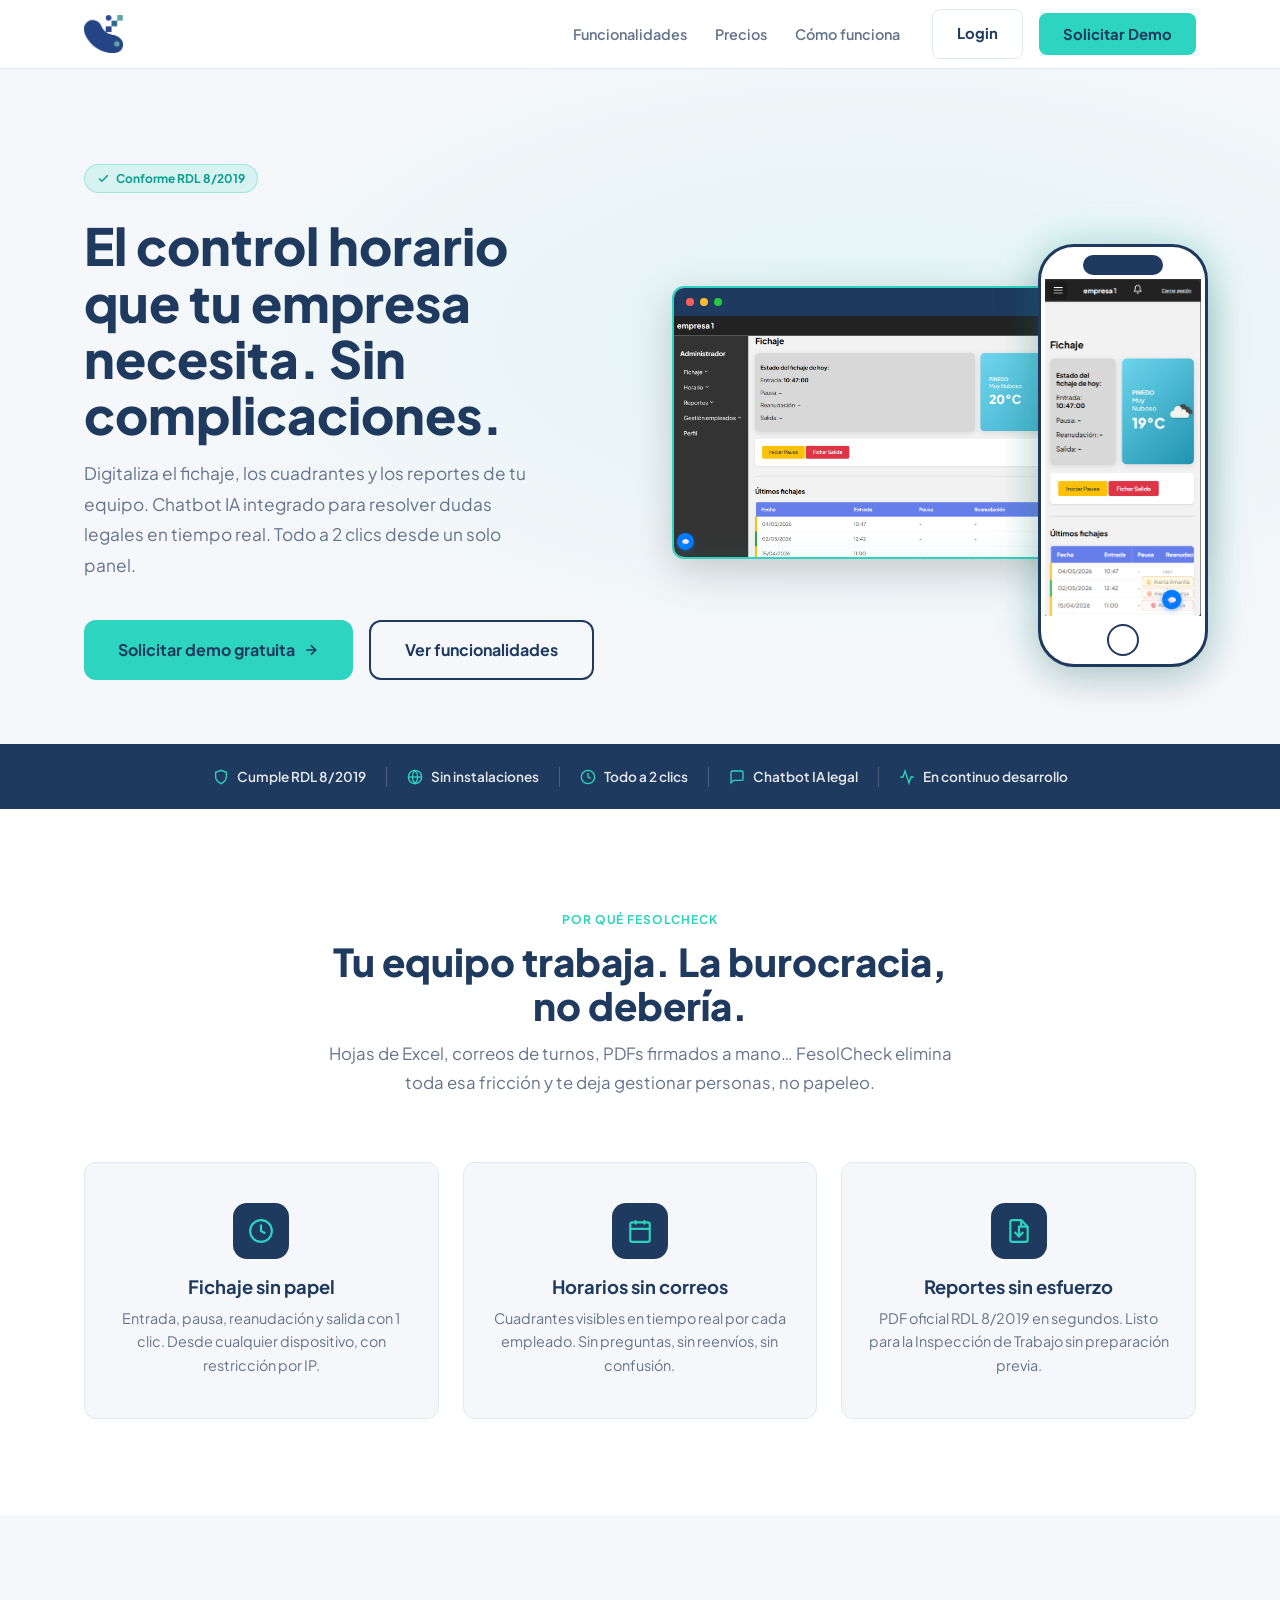
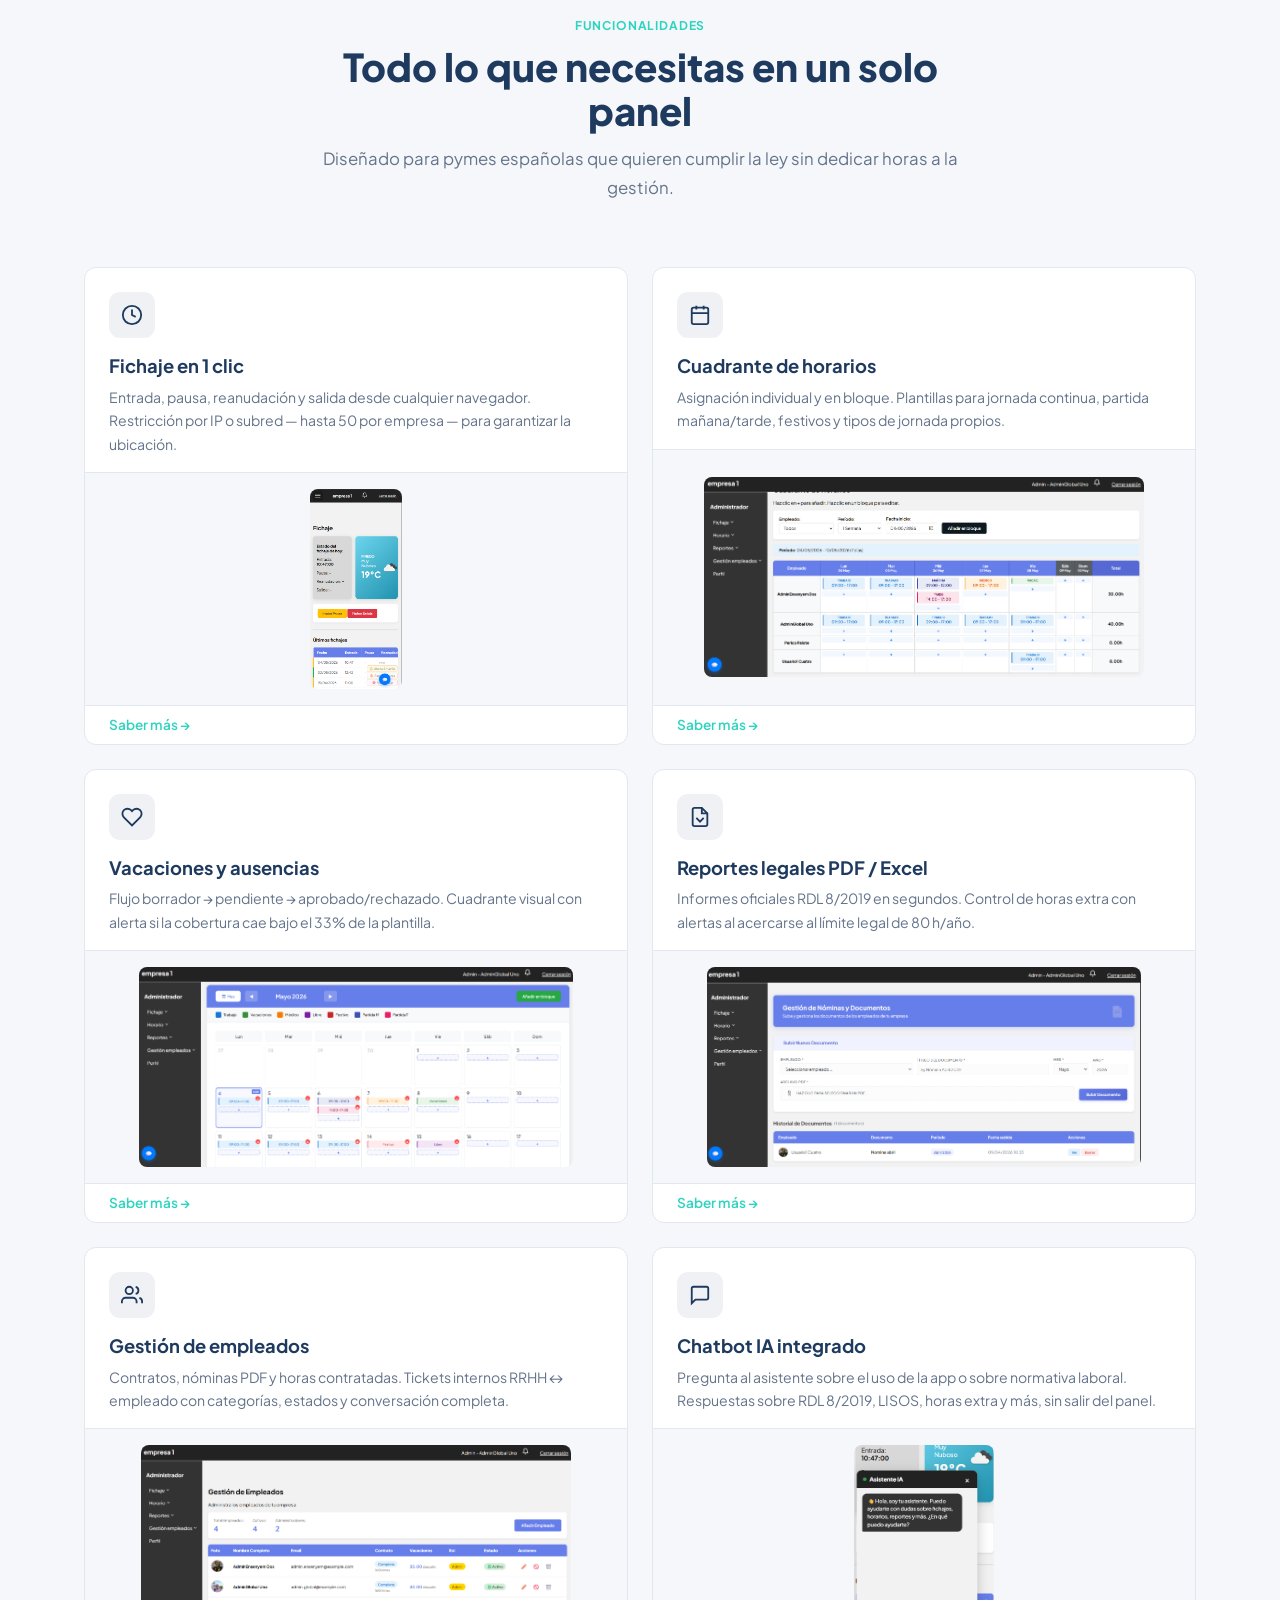
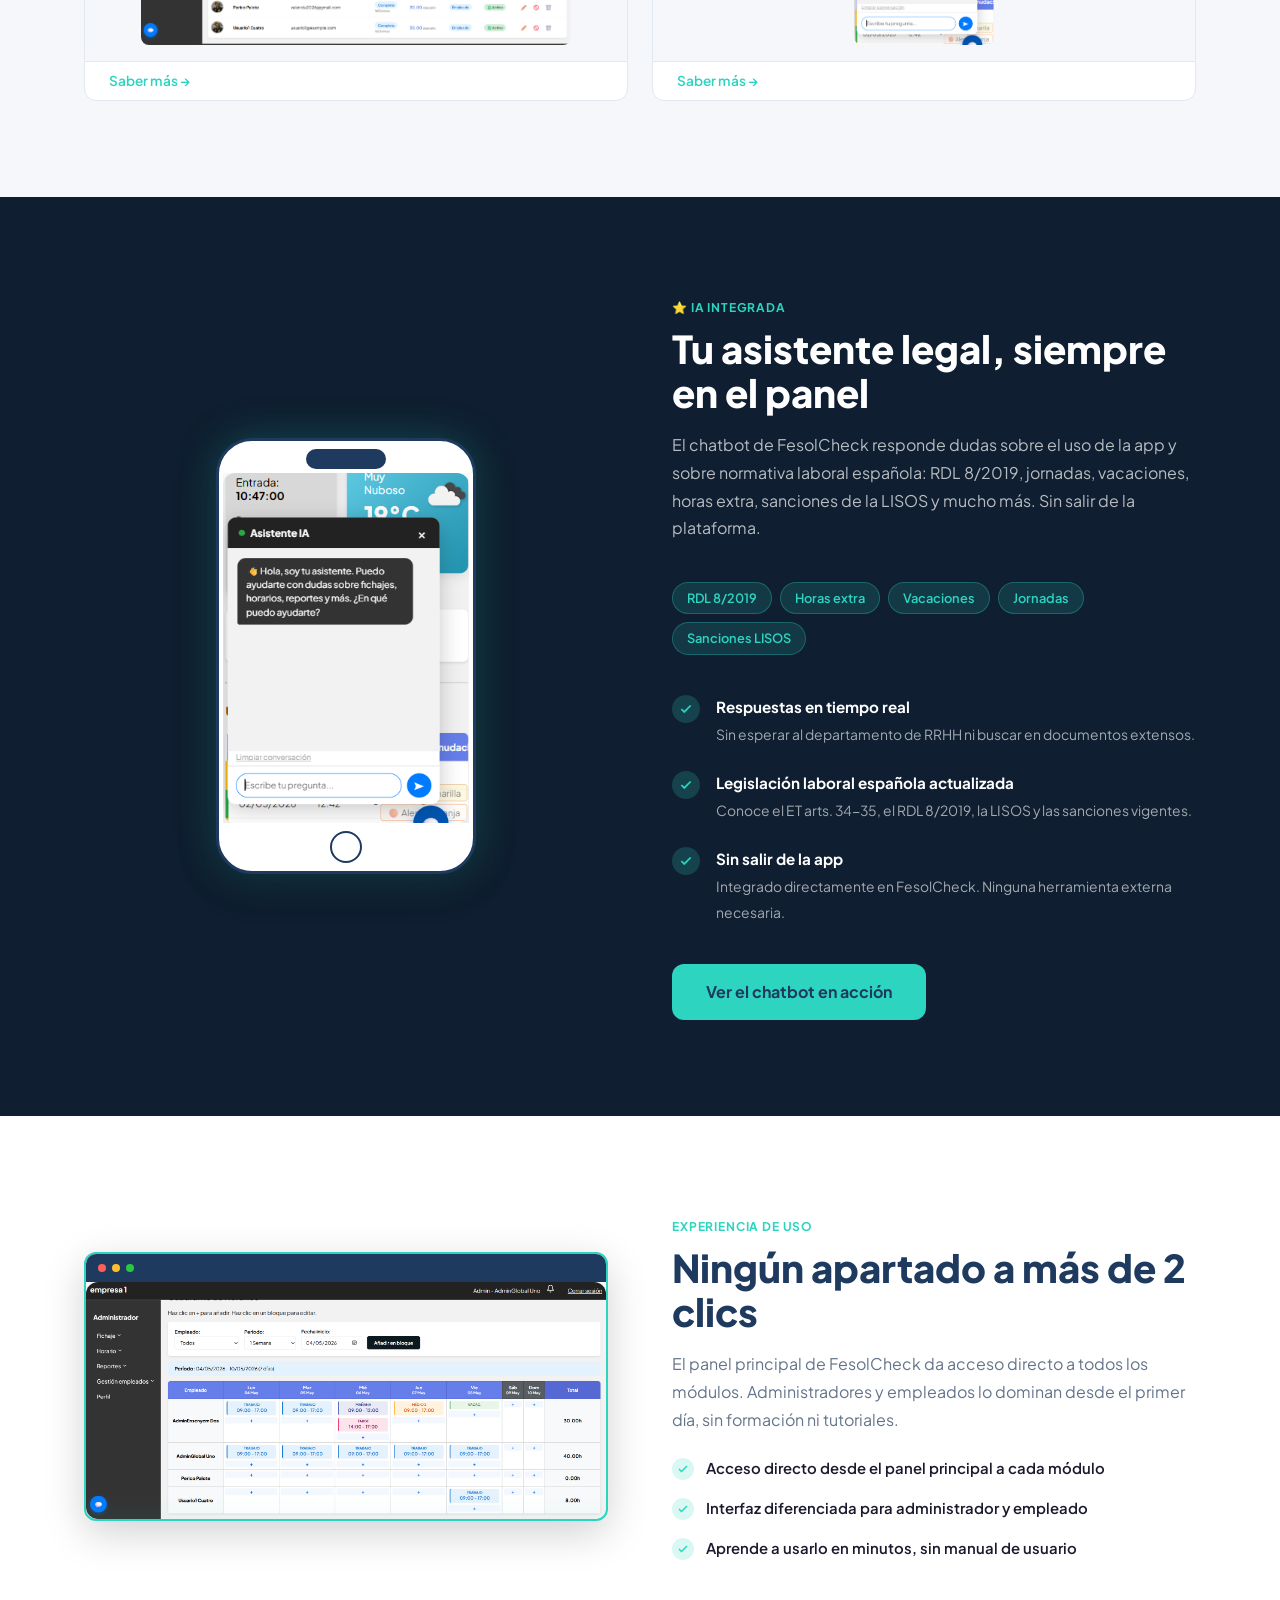
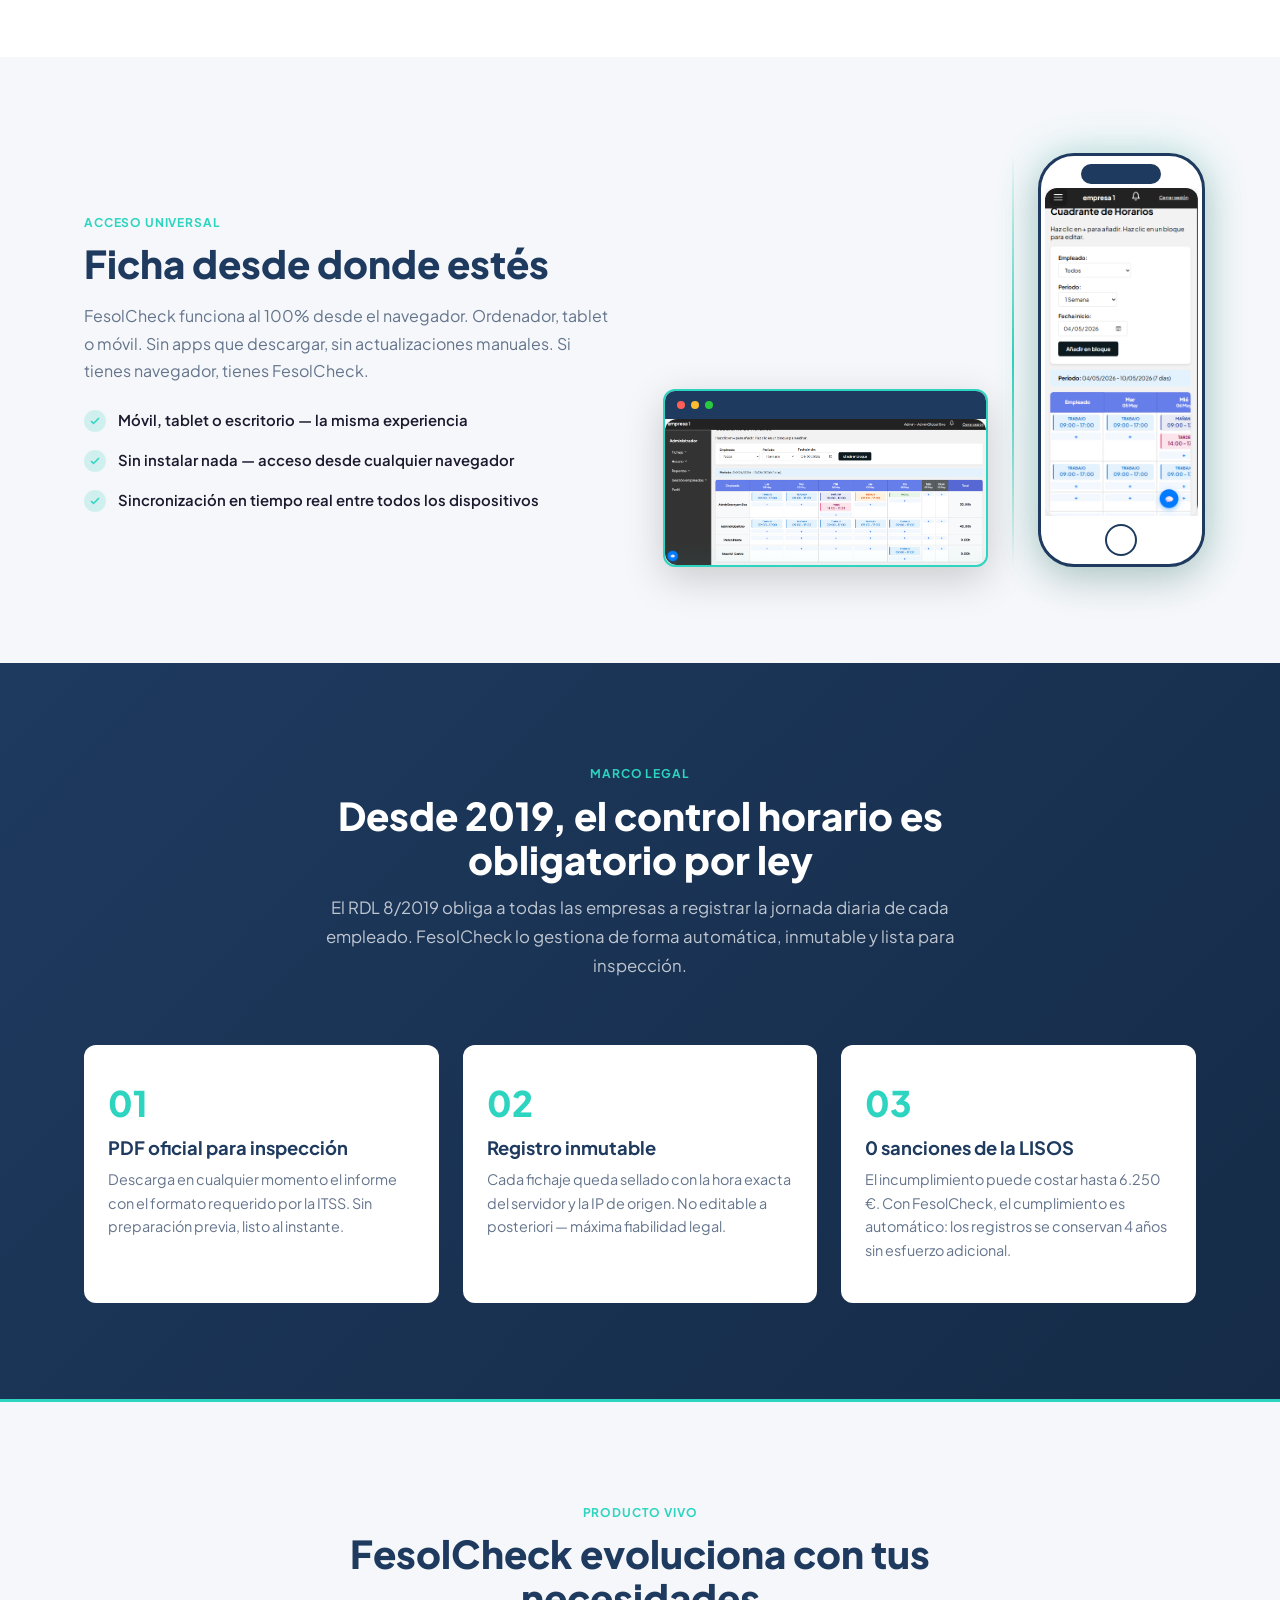
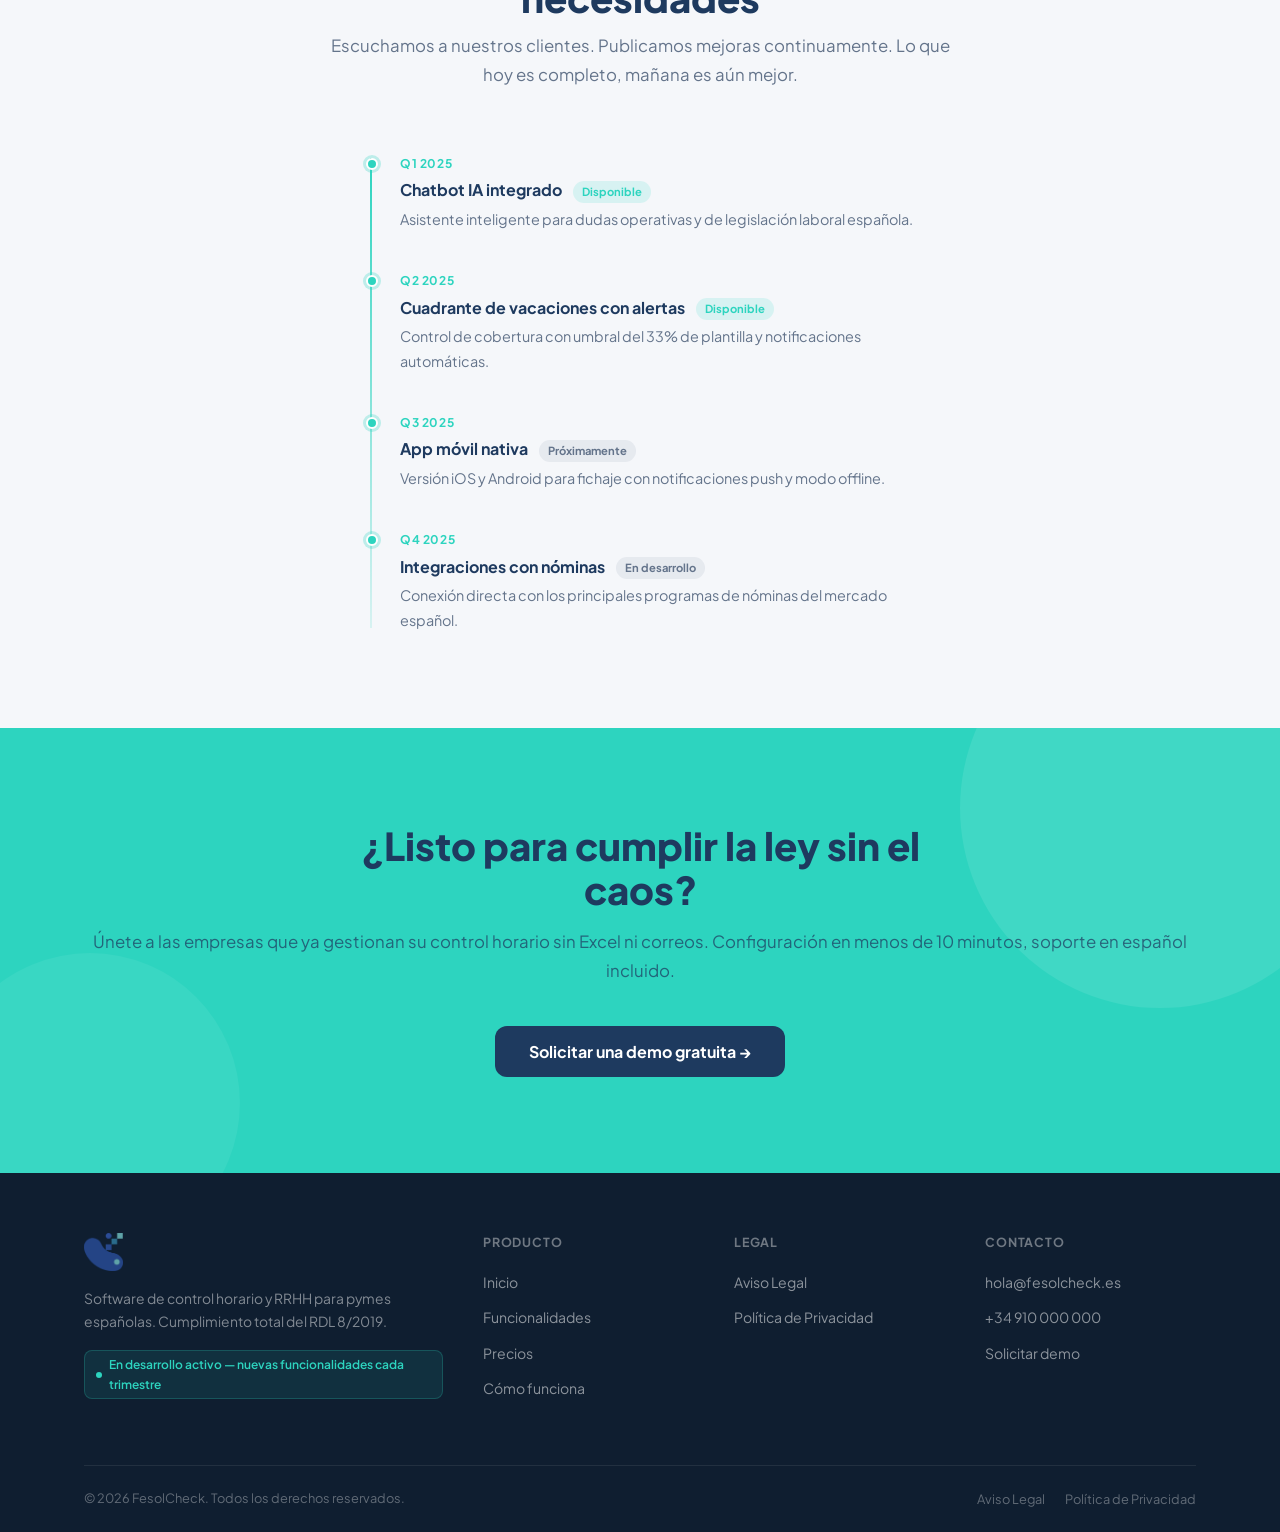
<file: index.html>
﻿<!DOCTYPE html>
<html lang="es">
<head>
  <meta charset="UTF-8">
  <meta name="viewport" content="width=device-width, initial-scale=1.0">
  <title>FesolCheck — Control Horario para Empresas Españolas</title>
  <meta name="description" content="Software de fichaje digital y control horario para pymes españolas. Cumple el RDL 8/2019. Chatbot IA integrado. Sin instalaciones.">
  <link rel="preconnect" href="https://fonts.googleapis.com">
  <link rel="preconnect" href="https://fonts.gstatic.com" crossorigin>
  <link href="https://fonts.googleapis.com/css2?family=Plus+Jakarta+Sans:wght@400;500;600;700;800&display=swap" rel="stylesheet">
  <link rel="stylesheet" href="fesolcheck-web/css/variables.css">
  <link rel="stylesheet" href="fesolcheck-web/css/base.css">
  <link rel="stylesheet" href="fesolcheck-web/css/layout.css">
  <link rel="stylesheet" href="fesolcheck-web/css/components.css">
  <link rel="stylesheet" href="fesolcheck-web/css/modal.css">
  <link rel="stylesheet" href="fesolcheck-web/css/hero.css">
  <link rel="stylesheet" href="fesolcheck-web/css/sections.css">
  <link rel="stylesheet" href="fesolcheck-web/css/responsive.css">
</head>
<body>

<!-- ━━━━━━ NAVBAR ━━━━━━ -->
<nav class="navbar" id="navbar">
  <div class="container">
    <div class="navbar-inner">
      <a href="index.html" class="logo">
        <img class="logo-img" src="img/fesol.png" alt="FesolCheck">
      </a>
      <ul class="nav-links">
        <li><a href="fesolcheck-web/funcionalidades.html">Funcionalidades</a></li>
        <li><a href="fesolcheck-web/precios.html">Precios</a></li>
        <li><a href="fesolcheck-web/funcionamiento.html">Cómo funciona</a></li>
      </ul>
      <a href="https://fesolcheck.ricardorm.es" class="btn btn-login nav-login" target="_blank" rel="noopener noreferrer">Login</a>
      <button class="btn btn-accent nav-cta" onclick="tryOpenModal()">Solicitar Demo</button>
      <button class="hamburger" id="hamburger" aria-label="Menú" aria-expanded="false">
        <span></span><span></span><span></span>
      </button>
    </div>
  </div>
  <div class="mobile-menu" id="mobile-menu">
    <a href="fesolcheck-web/funcionalidades.html">Funcionalidades</a>
    <a href="fesolcheck-web/precios.html">Precios</a>
    <a href="fesolcheck-web/funcionamiento.html">Cómo funciona</a>
    <a href="https://fesolcheck.ricardorm.es" class="btn btn-login" target="_blank" rel="noopener noreferrer">Login</a>
    <button class="btn btn-accent" onclick="tryOpenModal()">Solicitar Demo</button>
  </div>
</nav>

<!-- ━━━━━━ 2 · HERO ━━━━━━ -->
<section class="hero" id="inicio">
  <div class="container hero-grid">
    <div class="hero-content fade-up">
      <div class="hero-badge badge badge-accent">
        <svg width="13" height="13" viewBox="0 0 24 24" fill="none" stroke="currentColor" stroke-width="3"><polyline points="20 6 9 17 4 12"/></svg>
        Conforme RDL 8/2019
      </div>
      <h1>El control horario que tu empresa necesita. Sin complicaciones.</h1>
      <p class="hero-sub">Digitaliza el fichaje, los cuadrantes y los reportes de tu equipo. Chatbot IA integrado para resolver dudas legales en tiempo real. Todo a 2 clics desde un solo panel.</p>
      <div class="hero-cta">
        <button class="btn btn-accent btn-lg" onclick="openModal()">
          Solicitar demo gratuita
          <svg width="16" height="16" viewBox="0 0 24 24" fill="none" stroke="currentColor" stroke-width="2.5"><path d="M5 12h14M12 5l7 7-7 7"/></svg>
        </button>
        <a href="fesolcheck-web/funcionalidades.html" class="btn btn-outline btn-lg">Ver funcionalidades</a>
      </div>
    </div>
    <div class="hero-visual">
      <div class="mockup-desktop hero-desktop fade-right">
        <div class="mockup-bar"><span></span><span></span><span></span></div>
        <div class="mockup-screen">
          <img src="img/fichaje_escritorio.png" alt="Panel de fichaje FesolCheck en escritorio">
        </div>
      </div>
      <div class="mockup-mobile hero-mobile">
        <div class="mockup-notch"></div>
        <div class="mockup-screen">
          <img src="img/fichaje_movil.png" alt="FesolCheck desde el móvil">
        </div>
        <div class="mockup-home"></div>
      </div>
    </div>
  </div>
</section>

<!-- ━━━━━━ 3 · TRUST BAR ━━━━━━ -->
<div class="trust-bar">
  <div class="container">
    <div class="trust-items stagger">
      <div class="trust-item">
        <svg width="16" height="16" viewBox="0 0 24 24" fill="none" stroke="currentColor" stroke-width="2"><path d="M12 22s8-4 8-10V5l-8-3-8 3v7c0 6 8 10 8 10z"/></svg>
        Cumple RDL 8/2019
      </div>
      <div class="trust-sep"></div>
      <div class="trust-item">
        <svg width="16" height="16" viewBox="0 0 24 24" fill="none" stroke="currentColor" stroke-width="2"><circle cx="12" cy="12" r="10"/><line x1="2" y1="12" x2="22" y2="12"/><path d="M12 2a15.3 15.3 0 0 1 4 10 15.3 15.3 0 0 1-4 10 15.3 15.3 0 0 1-4-10 15.3 15.3 0 0 1 4-10z"/></svg>
        Sin instalaciones
      </div>
      <div class="trust-sep"></div>
      <div class="trust-item">
        <svg width="16" height="16" viewBox="0 0 24 24" fill="none" stroke="currentColor" stroke-width="2"><circle cx="12" cy="12" r="10"/><polyline points="12 6 12 12 16 14"/></svg>
        Todo a 2 clics
      </div>
      <div class="trust-sep"></div>
      <div class="trust-item">
        <svg width="16" height="16" viewBox="0 0 24 24" fill="none" stroke="currentColor" stroke-width="2"><path d="M21 15a2 2 0 0 1-2 2H7l-4 4V5a2 2 0 0 1 2-2h14a2 2 0 0 1 2 2z"/></svg>
        Chatbot IA legal
      </div>
      <div class="trust-sep"></div>
      <div class="trust-item">
        <svg width="16" height="16" viewBox="0 0 24 24" fill="none" stroke="currentColor" stroke-width="2"><polyline points="22 12 18 12 15 21 9 3 6 12 2 12"/></svg>
        En continuo desarrollo
      </div>
    </div>
  </div>
</div>

<!-- ━━━━━━ 4 · PROBLEMA → SOLUCIÓN ━━━━━━ -->
<section class="section">
  <div class="container">
    <div class="section-head fade-up">
      <span class="tag">Por qué FesolCheck</span>
      <h2>Tu equipo trabaja. La burocracia, no debería.</h2>
      <p>Hojas de Excel, correos de turnos, PDFs firmados a mano… FesolCheck elimina toda esa fricción y te deja gestionar personas, no papeleo.</p>
    </div>
    <div class="pillars stagger">
      <div class="pillar">
        <div class="pillar-icon">
          <svg width="26" height="26" viewBox="0 0 24 24" fill="none" stroke="#2DD4BF" stroke-width="2"><circle cx="12" cy="12" r="10"/><polyline points="12 6 12 12 16 14"/></svg>
        </div>
        <h3>Fichaje sin papel</h3>
        <p>Entrada, pausa, reanudación y salida con 1 clic. Desde cualquier dispositivo, con restricción por IP.</p>
      </div>
      <div class="pillar">
        <div class="pillar-icon">
          <svg width="26" height="26" viewBox="0 0 24 24" fill="none" stroke="#2DD4BF" stroke-width="2"><rect x="3" y="4" width="18" height="18" rx="2"/><line x1="16" y1="2" x2="16" y2="6"/><line x1="8" y1="2" x2="8" y2="6"/><line x1="3" y1="10" x2="21" y2="10"/></svg>
        </div>
        <h3>Horarios sin correos</h3>
        <p>Cuadrantes visibles en tiempo real por cada empleado. Sin preguntas, sin reenvíos, sin confusión.</p>
      </div>
      <div class="pillar">
        <div class="pillar-icon">
          <svg width="26" height="26" viewBox="0 0 24 24" fill="none" stroke="#2DD4BF" stroke-width="2"><path d="M14 2H6a2 2 0 0 0-2 2v16a2 2 0 0 0 2 2h12a2 2 0 0 0 2-2V8z"/><polyline points="14 2 14 8 20 8"/><polyline points="16 13 12 17 8 13"/><line x1="12" y1="17" x2="12" y2="7"/></svg>
        </div>
        <h3>Reportes sin esfuerzo</h3>
        <p>PDF oficial RDL 8/2019 en segundos. Listo para la Inspección de Trabajo sin preparación previa.</p>
      </div>
    </div>
  </div>
</section>

<!-- ━━━━━━ 5 · FUNCIONALIDADES ━━━━━━ -->
<section class="section" id="funcionalidades" style="background:var(--c-bg);">
  <div class="container">
    <div class="section-head fade-up">
      <span class="tag">Funcionalidades</span>
      <h2>Todo lo que necesitas en un solo panel</h2>
      <p>Diseñado para pymes españolas que quieren cumplir la ley sin dedicar horas a la gestión.</p>
    </div>
    <div class="features-grid">

      <div class="feat-card fade-up">
        <div class="feat-body">
          <div class="feat-icon">
            <svg width="22" height="22" viewBox="0 0 24 24" fill="none" stroke="currentColor" stroke-width="2"><circle cx="12" cy="12" r="10"/><polyline points="12 6 12 12 16 14"/></svg>
          </div>
          <h3>Fichaje en 1 clic</h3>
          <p>Entrada, pausa, reanudación y salida desde cualquier navegador. Restricción por IP o subred — hasta 50 por empresa — para garantizar la ubicación.</p>
        </div>
        <div class="feat-thumb">
          <img src="img/fichaje_movil.png" alt="Fichaje desde móvil">
        </div>
        <a href="fesolcheck-web/funcionalidades.html#fichaje" class="feat-link">Saber más →</a>
      </div>

      <div class="feat-card fade-up">
        <div class="feat-body">
          <div class="feat-icon">
            <svg width="22" height="22" viewBox="0 0 24 24" fill="none" stroke="currentColor" stroke-width="2"><rect x="3" y="4" width="18" height="18" rx="2"/><line x1="16" y1="2" x2="16" y2="6"/><line x1="8" y1="2" x2="8" y2="6"/><line x1="3" y1="10" x2="21" y2="10"/></svg>
          </div>
          <h3>Cuadrante de horarios</h3>
          <p>Asignación individual y en bloque. Plantillas para jornada continua, partida mañana/tarde, festivos y tipos de jornada propios.</p>
        </div>
        <div class="feat-thumb">
          <img src="img/cuadrante_escritorio.png" alt="Cuadrante de horarios">
        </div>
        <a href="fesolcheck-web/funcionalidades.html#cuadrante" class="feat-link">Saber más →</a>
      </div>

      <div class="feat-card fade-up">
        <div class="feat-body">
          <div class="feat-icon">
            <svg width="22" height="22" viewBox="0 0 24 24" fill="none" stroke="currentColor" stroke-width="2"><path d="M20.84 4.61a5.5 5.5 0 0 0-7.78 0L12 5.67l-1.06-1.06a5.5 5.5 0 0 0-7.78 7.78l1.06 1.06L12 21.23l7.78-7.78 1.06-1.06a5.5 5.5 0 0 0 0-7.78z"/></svg>
          </div>
          <h3>Vacaciones y ausencias</h3>
          <p>Flujo borrador → pendiente → aprobado/rechazado. Cuadrante visual con alerta si la cobertura cae bajo el 33% de la plantilla.</p>
        </div>
        <div class="feat-thumb">
          <img src="img/calendario_escritorio.png" alt="Gestión de vacaciones">
        </div>
        <a href="fesolcheck-web/funcionalidades.html#vacaciones" class="feat-link">Saber más →</a>
      </div>

      <div class="feat-card fade-up">
        <div class="feat-body">
          <div class="feat-icon">
            <svg width="22" height="22" viewBox="0 0 24 24" fill="none" stroke="currentColor" stroke-width="2"><path d="M14 2H6a2 2 0 0 0-2 2v16a2 2 0 0 0 2 2h12a2 2 0 0 0 2-2V8z"/><polyline points="14 2 14 8 20 8"/><polyline points="16 13 12 17 8 13"/></svg>
          </div>
          <h3>Reportes legales PDF / Excel</h3>
          <p>Informes oficiales RDL 8/2019 en segundos. Control de horas extra con alertas al acercarse al límite legal de 80 h/año.</p>
        </div>
        <div class="feat-thumb">
          <img src="img/gestor_nominas_documeto_escritorio.png" alt="Reportes y nóminas">
        </div>
        <a href="fesolcheck-web/funcionalidades.html#reportes" class="feat-link">Saber más →</a>
      </div>

      <div class="feat-card fade-up">
        <div class="feat-body">
          <div class="feat-icon">
            <svg width="22" height="22" viewBox="0 0 24 24" fill="none" stroke="currentColor" stroke-width="2"><path d="M17 21v-2a4 4 0 0 0-4-4H5a4 4 0 0 0-4 4v2"/><circle cx="9" cy="7" r="4"/><path d="M23 21v-2a4 4 0 0 0-3-3.87"/><path d="M16 3.13a4 4 0 0 1 0 7.75"/></svg>
          </div>
          <h3>Gestión de empleados</h3>
          <p>Contratos, nóminas PDF y horas contratadas. Tickets internos RRHH ↔ empleado con categorías, estados y conversación completa.</p>
        </div>
        <div class="feat-thumb">
          <img src="img/gestion_empleados.png" alt="Gestión de empleados">
        </div>
        <a href="fesolcheck-web/funcionalidades.html#empleados" class="feat-link">Saber más →</a>
      </div>

      <div class="feat-card fade-up">
        <div class="feat-body">
          <div class="feat-icon">
            <svg width="22" height="22" viewBox="0 0 24 24" fill="none" stroke="currentColor" stroke-width="2"><path d="M21 15a2 2 0 0 1-2 2H7l-4 4V5a2 2 0 0 1 2-2h14a2 2 0 0 1 2 2z"/></svg>
          </div>
          <h3>Chatbot IA integrado</h3>
          <p>Pregunta al asistente sobre el uso de la app o sobre normativa laboral. Respuestas sobre RDL 8/2019, LISOS, horas extra y más, sin salir del panel.</p>
        </div>
        <div class="feat-thumb">
          <img src="img/asistente_ia.png" alt="Asistente IA de FesolCheck">
        </div>
        <a href="fesolcheck-web/funcionalidades.html#chatbot-ia" class="feat-link">Saber más →</a>
      </div>

    </div>
  </div>
</section>

<!-- ━━━━━━ 6 · CHATBOT IA DESTACADO ━━━━━━ -->
<section class="section section-dark">
  <div class="container two-col">
    <div class="col-img fade-left">
      <div class="mockup-mobile" style="width:260px; margin:0 auto;">
        <div class="mockup-notch"></div>
        <div class="mockup-screen">
          <img src="img/asistente_ia.png" alt="Chatbot IA de FesolCheck">
        </div>
        <div class="mockup-home"></div>
      </div>
    </div>
    <div class="col-content fade-right">
      <span class="tag">⭐ IA integrada</span>
      <h2>Tu asistente legal, siempre en el panel</h2>
      <p class="sub">El chatbot de FesolCheck responde dudas sobre el uso de la app y sobre normativa laboral española: RDL 8/2019, jornadas, vacaciones, horas extra, sanciones de la LISOS y mucho más. Sin salir de la plataforma.</p>
      <div class="ia-pills">
        <span class="pill">RDL 8/2019</span>
        <span class="pill">Horas extra</span>
        <span class="pill">Vacaciones</span>
        <span class="pill">Jornadas</span>
        <span class="pill">Sanciones LISOS</span>
      </div>
      <ul class="perk-list">
        <li class="perk-item">
          <div class="perk-icon"><svg width="14" height="14" viewBox="0 0 24 24" fill="none" stroke="currentColor" stroke-width="3"><polyline points="20 6 9 17 4 12"/></svg></div>
          <div><strong>Respuestas en tiempo real</strong><span>Sin esperar al departamento de RRHH ni buscar en documentos extensos.</span></div>
        </li>
        <li class="perk-item">
          <div class="perk-icon"><svg width="14" height="14" viewBox="0 0 24 24" fill="none" stroke="currentColor" stroke-width="3"><polyline points="20 6 9 17 4 12"/></svg></div>
          <div><strong>Legislación laboral española actualizada</strong><span>Conoce el ET arts. 34-35, el RDL 8/2019, la LISOS y las sanciones vigentes.</span></div>
        </li>
        <li class="perk-item">
          <div class="perk-icon"><svg width="14" height="14" viewBox="0 0 24 24" fill="none" stroke="currentColor" stroke-width="3"><polyline points="20 6 9 17 4 12"/></svg></div>
          <div><strong>Sin salir de la app</strong><span>Integrado directamente en FesolCheck. Ninguna herramienta externa necesaria.</span></div>
        </li>
      </ul>
      <div style="margin-top:var(--sp-xl);">
        <a href="fesolcheck-web/funcionalidades.html#chatbot-ia" class="btn btn-accent btn-lg">Ver el chatbot en acción</a>
      </div>
    </div>
  </div>
</section>

<!-- ━━━━━━ 7 · NAVEGACIÓN INTUITIVA ━━━━━━ -->
<section class="section">
  <div class="container two-col reversed">
    <div class="col-img fade-right">
      <div class="mockup-desktop">
        <div class="mockup-bar"><span></span><span></span><span></span></div>
        <div class="mockup-screen">
          <img src="img/cuadrante_escritorio.png" alt="Panel principal FesolCheck">
        </div>
      </div>
    </div>
    <div class="col-content fade-left">
      <span class="tag">Experiencia de uso</span>
      <h2>Ningún apartado a más de 2 clics</h2>
      <p class="sub">El panel principal de FesolCheck da acceso directo a todos los módulos. Administradores y empleados lo dominan desde el primer día, sin formación ni tutoriales.</p>
      <ul class="check-list">
        <li>
          <div class="check-icon"><svg width="12" height="12" viewBox="0 0 24 24" fill="none" stroke="currentColor" stroke-width="3"><polyline points="20 6 9 17 4 12"/></svg></div>
          Acceso directo desde el panel principal a cada módulo
        </li>
        <li>
          <div class="check-icon"><svg width="12" height="12" viewBox="0 0 24 24" fill="none" stroke="currentColor" stroke-width="3"><polyline points="20 6 9 17 4 12"/></svg></div>
          Interfaz diferenciada para administrador y empleado
        </li>
        <li>
          <div class="check-icon"><svg width="12" height="12" viewBox="0 0 24 24" fill="none" stroke="currentColor" stroke-width="3"><polyline points="20 6 9 17 4 12"/></svg></div>
          Aprende a usarlo en minutos, sin manual de usuario
        </li>
      </ul>
    </div>
  </div>
</section>

<!-- ━━━━━━ 8 · MULTI-DISPOSITIVO ━━━━━━ -->
<section class="section" style="background:var(--c-bg);">
  <div class="container two-col">
    <div class="col-content fade-left">
      <span class="tag">Acceso universal</span>
      <h2>Ficha desde donde estés</h2>
      <p class="sub">FesolCheck funciona al 100% desde el navegador. Ordenador, tablet o móvil. Sin apps que descargar, sin actualizaciones manuales. Si tienes navegador, tienes FesolCheck.</p>
      <ul class="check-list">
        <li>
          <div class="check-icon"><svg width="12" height="12" viewBox="0 0 24 24" fill="none" stroke="currentColor" stroke-width="3"><polyline points="20 6 9 17 4 12"/></svg></div>
          Móvil, tablet o escritorio — la misma experiencia
        </li>
        <li>
          <div class="check-icon"><svg width="12" height="12" viewBox="0 0 24 24" fill="none" stroke="currentColor" stroke-width="3"><polyline points="20 6 9 17 4 12"/></svg></div>
          Sin instalar nada — acceso desde cualquier navegador
        </li>
        <li>
          <div class="check-icon"><svg width="12" height="12" viewBox="0 0 24 24" fill="none" stroke="currentColor" stroke-width="3"><polyline points="20 6 9 17 4 12"/></svg></div>
          Sincronización en tiempo real entre todos los dispositivos
        </li>
      </ul>
    </div>
    <div class="col-img fade-right">
      <div class="multi-device-visual">
        <div class="mockup-desktop">
          <div class="mockup-bar"><span></span><span></span><span></span></div>
          <div class="mockup-screen">
            <img src="img/cuadrante_escritorio.png" alt="FesolCheck en escritorio">
          </div>
        </div>
        <div class="multi-divider"></div>
        <div class="mockup-mobile">
          <div class="mockup-notch"></div>
          <div class="mockup-screen">
            <img src="img/cuadrante_movil.png" alt="FesolCheck en móvil">
          </div>
          <div class="mockup-home"></div>
        </div>
      </div>
    </div>
  </div>
</section>

<!-- ━━━━━━ 9 · NORMATIVA ━━━━━━ -->
<section class="section section-gradient">
  <div class="container">
    <div class="section-head fade-up">
      <span class="tag">Marco legal</span>
      <h2>Desde 2019, el control horario es obligatorio por ley</h2>
      <p>El RDL 8/2019 obliga a todas las empresas a registrar la jornada diaria de cada empleado. FesolCheck lo gestiona de forma automática, inmutable y lista para inspección.</p>
    </div>
    <div class="norm-cards stagger">
      <div class="norm-card">
        <div class="norm-num">01</div>
        <h3>PDF oficial para inspección</h3>
        <p>Descarga en cualquier momento el informe con el formato requerido por la ITSS. Sin preparación previa, listo al instante.</p>
      </div>
      <div class="norm-card">
        <div class="norm-num">02</div>
        <h3>Registro inmutable</h3>
        <p>Cada fichaje queda sellado con la hora exacta del servidor y la IP de origen. No editable a posteriori — máxima fiabilidad legal.</p>
      </div>
      <div class="norm-card">
        <div class="norm-num">03</div>
        <h3>0 sanciones de la LISOS</h3>
        <p>El incumplimiento puede costar hasta 6.250 €. Con FesolCheck, el cumplimiento es automático: los registros se conservan 4 años sin esfuerzo adicional.</p>
      </div>
    </div>
  </div>
</section>

<!-- ━━━━━━ 10 · EN CONTINUO CRECIMIENTO ━━━━━━ -->
<section class="section" style="background:var(--c-bg); border-top:3px solid var(--c-accent);">
  <div class="container">
    <div class="section-head fade-up">
      <span class="tag">Producto vivo</span>
      <h2>FesolCheck evoluciona con tus necesidades</h2>
      <p>Escuchamos a nuestros clientes. Publicamos mejoras continuamente. Lo que hoy es completo, mañana es aún mejor.</p>
    </div>
    <div class="timeline-outer fade-up">
      <div class="timeline-wrap">
        <div class="timeline-item">
          <div class="timeline-dot"></div>
          <div class="timeline-date">Q1 2025</div>
          <h4>Chatbot IA integrado <span class="ti-badge ti-done">Disponible</span></h4>
          <p>Asistente inteligente para dudas operativas y de legislación laboral española.</p>
        </div>
        <div class="timeline-item">
          <div class="timeline-dot"></div>
          <div class="timeline-date">Q2 2025</div>
          <h4>Cuadrante de vacaciones con alertas <span class="ti-badge ti-done">Disponible</span></h4>
          <p>Control de cobertura con umbral del 33% de plantilla y notificaciones automáticas.</p>
        </div>
        <div class="timeline-item">
          <div class="timeline-dot"></div>
          <div class="timeline-date">Q3 2025</div>
          <h4>App móvil nativa <span class="ti-badge ti-soon">Próximamente</span></h4>
          <p>Versión iOS y Android para fichaje con notificaciones push y modo offline.</p>
        </div>
        <div class="timeline-item">
          <div class="timeline-dot"></div>
          <div class="timeline-date">Q4 2025</div>
          <h4>Integraciones con nóminas <span class="ti-badge ti-soon">En desarrollo</span></h4>
          <p>Conexión directa con los principales programas de nóminas del mercado español.</p>
        </div>
      </div>
    </div>
  </div>
</section>

<!-- ━━━━━━ 11 · CTA FINAL ━━━━━━ -->
<section class="cta-final" id="demo">
  <div class="container">
    <div class="cta-final-inner fade-up">
      <h2>¿Listo para cumplir la ley sin el caos?</h2>
      <p>Únete a las empresas que ya gestionan su control horario sin Excel ni correos. Configuración en menos de 10 minutos, soporte en español incluido.</p>
      <button class="btn btn-dark btn-lg" onclick="openModal()">
        Solicitar una demo gratuita →
      </button>
    </div>
  </div>
</section>

<!-- ━━━━━━ FOOTER ━━━━━━ -->
<footer class="footer">
  <div class="container">
    <div class="footer-top">
      <div>
        <a href="index.html" class="logo footer-logo">
          <img class="logo-img" src="img/fesol.png" alt="FesolCheck">
        </a>
        <p class="footer-desc">Software de control horario y RRHH para pymes españolas. Cumplimiento total del RDL 8/2019.</p>
        <div class="footer-live"><div class="live-dot"></div>En desarrollo activo — nuevas funcionalidades cada trimestre</div>
      </div>
      <div class="footer-col">
        <h4>Producto</h4>
        <ul>
          <li><a href="index.html">Inicio</a></li>
          <li><a href="fesolcheck-web/funcionalidades.html">Funcionalidades</a></li>
          <li><a href="fesolcheck-web/precios.html">Precios</a></li>
          <li><a href="fesolcheck-web/funcionamiento.html">Cómo funciona</a></li>
        </ul>
      </div>
      <div class="footer-col">
        <h4>Legal</h4>
        <ul>
          <li><a href="fesolcheck-web/aviso-legal.html">Aviso Legal</a></li>
          <li><a href="fesolcheck-web/privacidad.html">Política de Privacidad</a></li>
        </ul>
      </div>
      <div class="footer-col">
        <h4>Contacto</h4>
        <ul>
          <li><a href="mailto:hola@fesolcheck.es">hola@fesolcheck.es</a></li>
          <li><a href="tel:+34910000000">+34 910 000 000</a></li>
          <li><a href="index.html" onclick="event.preventDefault();tryOpenModal();">Solicitar demo</a></li>
        </ul>
      </div>
    </div>
    <div class="footer-bottom">
      <p>© 2026 FesolCheck. Todos los derechos reservados.</p>
      <div class="footer-legal">
        <a href="fesolcheck-web/aviso-legal.html">Aviso Legal</a>
        <a href="fesolcheck-web/privacidad.html">Política de Privacidad</a>
      </div>
    </div>
  </div>
</footer>

<!-- ━━━━━━ MODAL DE CONTACTO ━━━━━━ -->
<div id="modal-contacto" class="modal-overlay" role="dialog" aria-modal="true" aria-labelledby="modal-title">
  <div class="modal-card">
    <button class="modal-close" aria-label="Cerrar">✕</button>
    <div class="modal-header">
      <span class="modal-badge">Demo gratuita</span>
      <h2 id="modal-title">Empieza con FesolCheck hoy</h2>
      <p>Sin tarjeta de crédito. Sin instalaciones. Te contactamos en 24 h.</p>
    </div>
    <form id="form-contacto" novalidate>
      <div class="form-row">
        <div class="form-group">
          <label for="fc-nombre">Nombre *</label>
          <input id="fc-nombre" name="nombre" type="text" required placeholder="Tu nombre">
        </div>
        <div class="form-group">
          <label for="fc-empresa">Empresa *</label>
          <input id="fc-empresa" name="empresa" type="text" required placeholder="Nombre de tu empresa">
        </div>
      </div>
      <div class="form-row">
        <div class="form-group">
          <label for="fc-email">Email corporativo *</label>
          <input id="fc-email" name="email" type="email" required placeholder="tu@empresa.com">
        </div>
        <div class="form-group">
          <label for="fc-telefono">Teléfono</label>
          <input id="fc-telefono" name="telefono" type="tel" placeholder="+34 600 000 000">
        </div>
      </div>
      <div class="form-group">
        <label for="fc-empleados">Número de empleados *</label>
        <select id="fc-empleados" name="num_empleados" required>
          <option value="">Selecciona un rango</option>
          <option value="1-10">1 – 10 empleados</option>
          <option value="11-50">11 – 50 empleados</option>
          <option value="51-200">51 – 200 empleados</option>
          <option value="200+">Más de 200</option>
        </select>
      </div>
      <div class="form-group">
        <label for="fc-mensaje">¿Qué necesitas? (opcional)</label>
        <textarea id="fc-mensaje" name="mensaje" rows="3" placeholder="Cuéntanos tu situación actual..."></textarea>
      </div>
      <div class="form-check">
        <input id="fc-privacidad" name="privacidad" type="checkbox" required>
        <label for="fc-privacidad">
          Acepto la <a href="fesolcheck-web/privacidad.html" target="_blank">política de privacidad</a>
        </label>
      </div>
      <button type="submit" class="btn-submit">Solicitar demo gratuita →</button>
      <p class="form-footer">✓ Respuesta en menos de 24 h &nbsp;·&nbsp; ✓ Sin compromiso</p>
    </form>
    <div id="form-success" class="form-success hidden">
      <div class="success-icon">✓</div>
      <h3>¡Solicitud recibida!</h3>
      <p>Te contactaremos en menos de 24 horas. Revisa también tu carpeta de spam.</p>
    </div>
  </div>
</div>

<script src="fesolcheck-web/js/navbar.js"></script>
<script src="fesolcheck-web/js/scroll-animations.js"></script>
<script src="fesolcheck-web/js/mockups.js"></script>
<script src="fesolcheck-web/js/modal.js"></script>
</body>
</html>
</file>
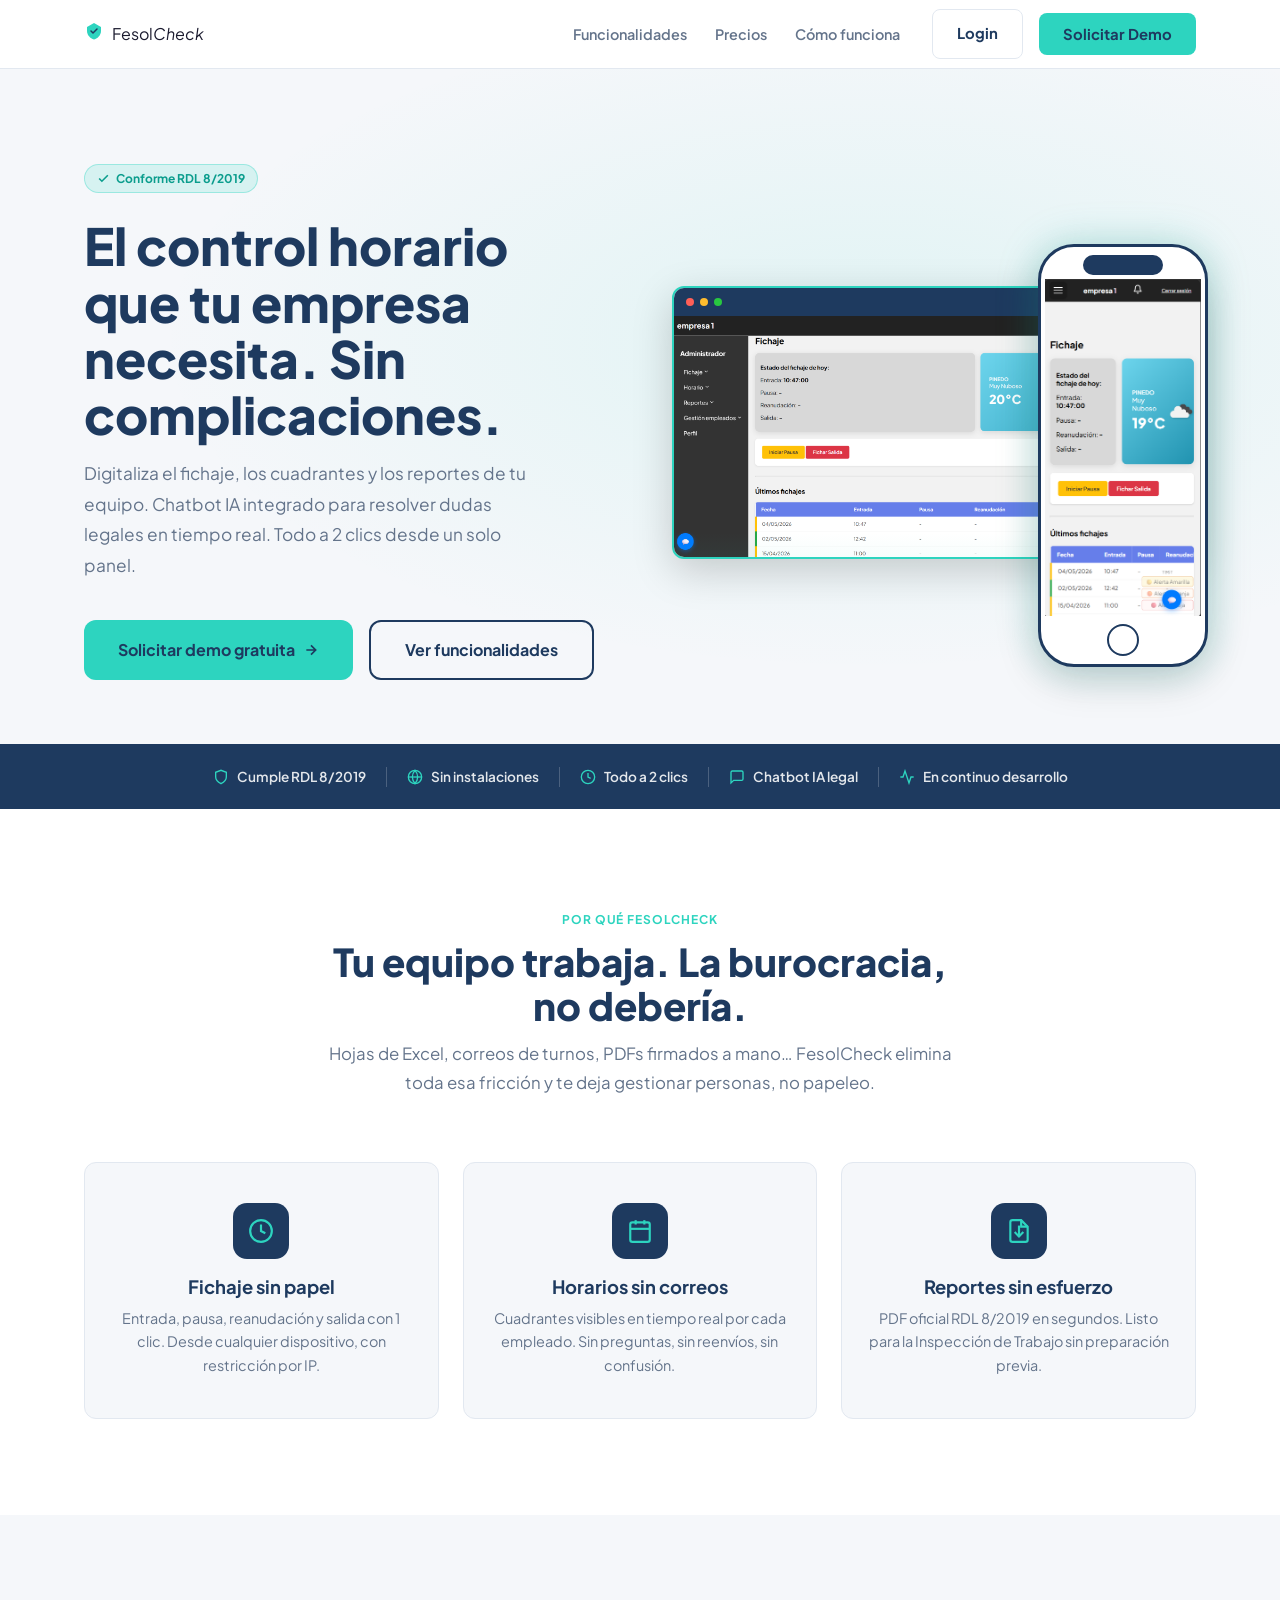
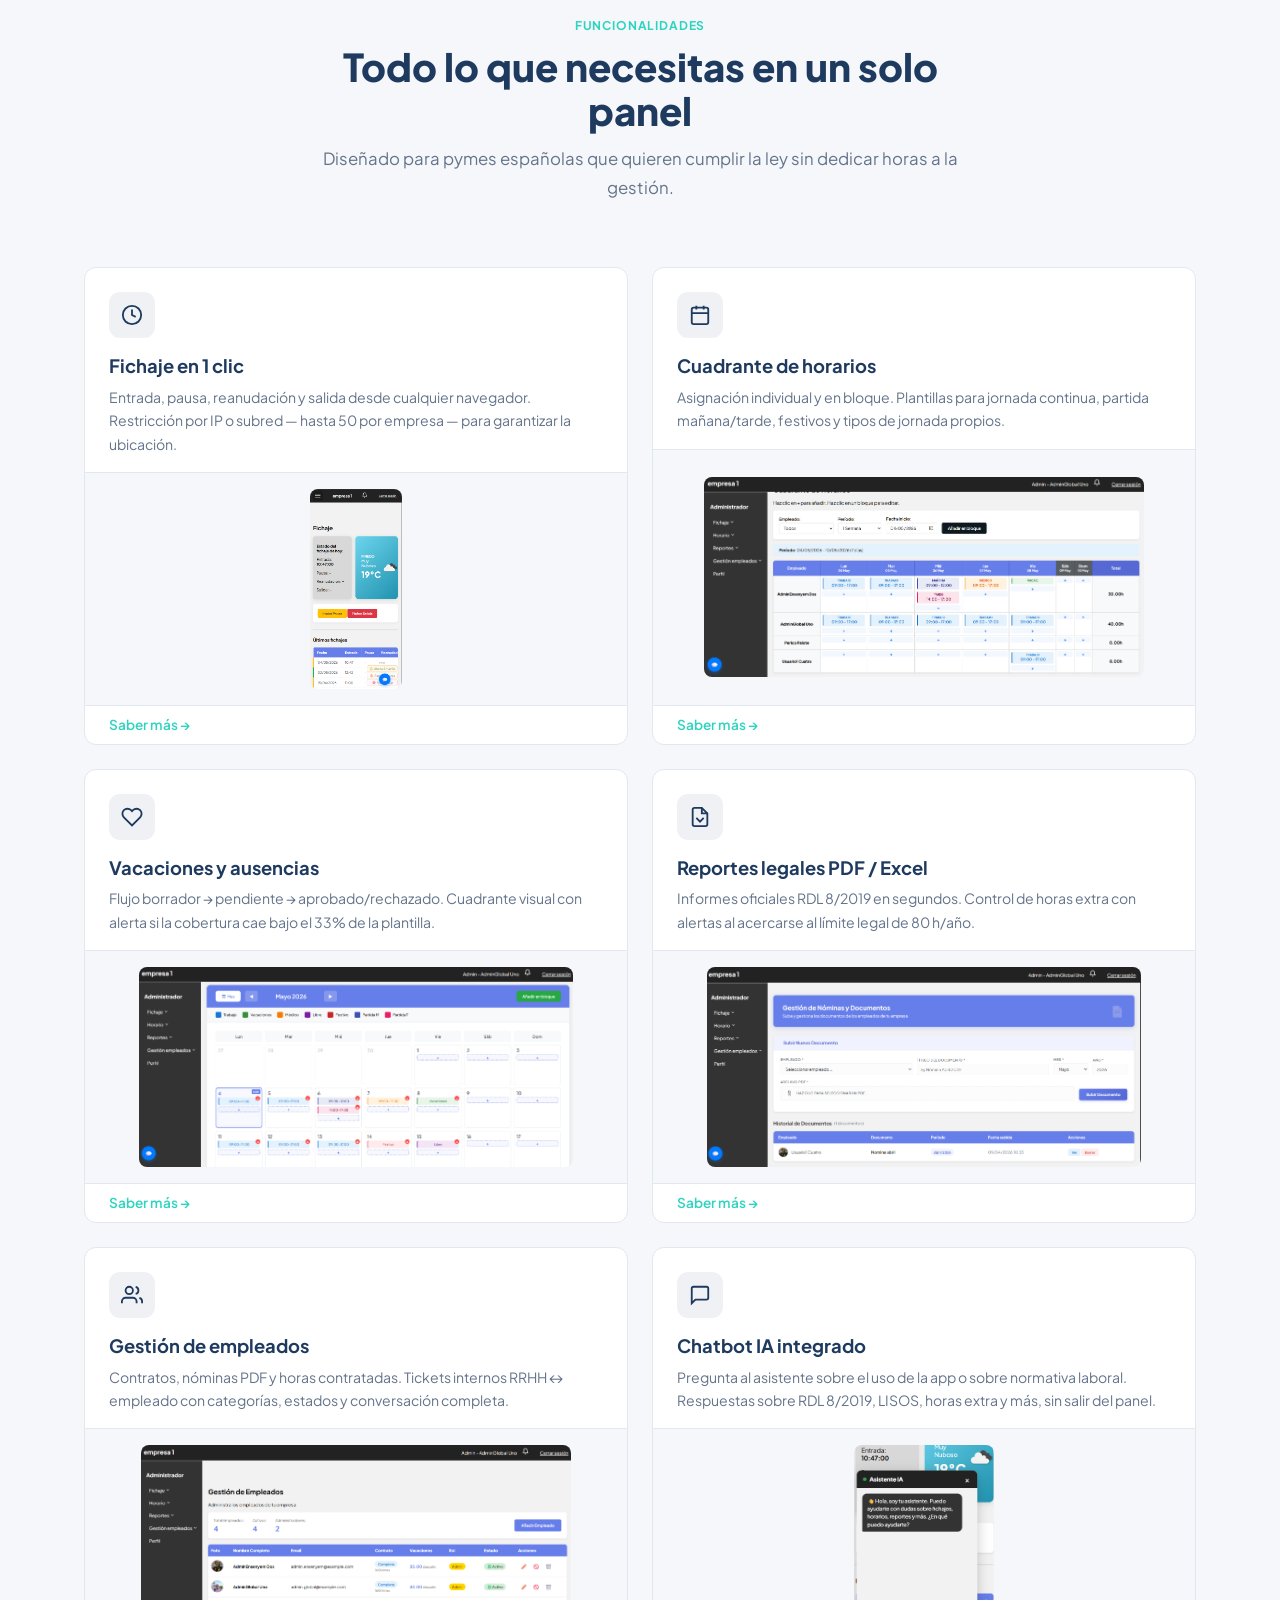
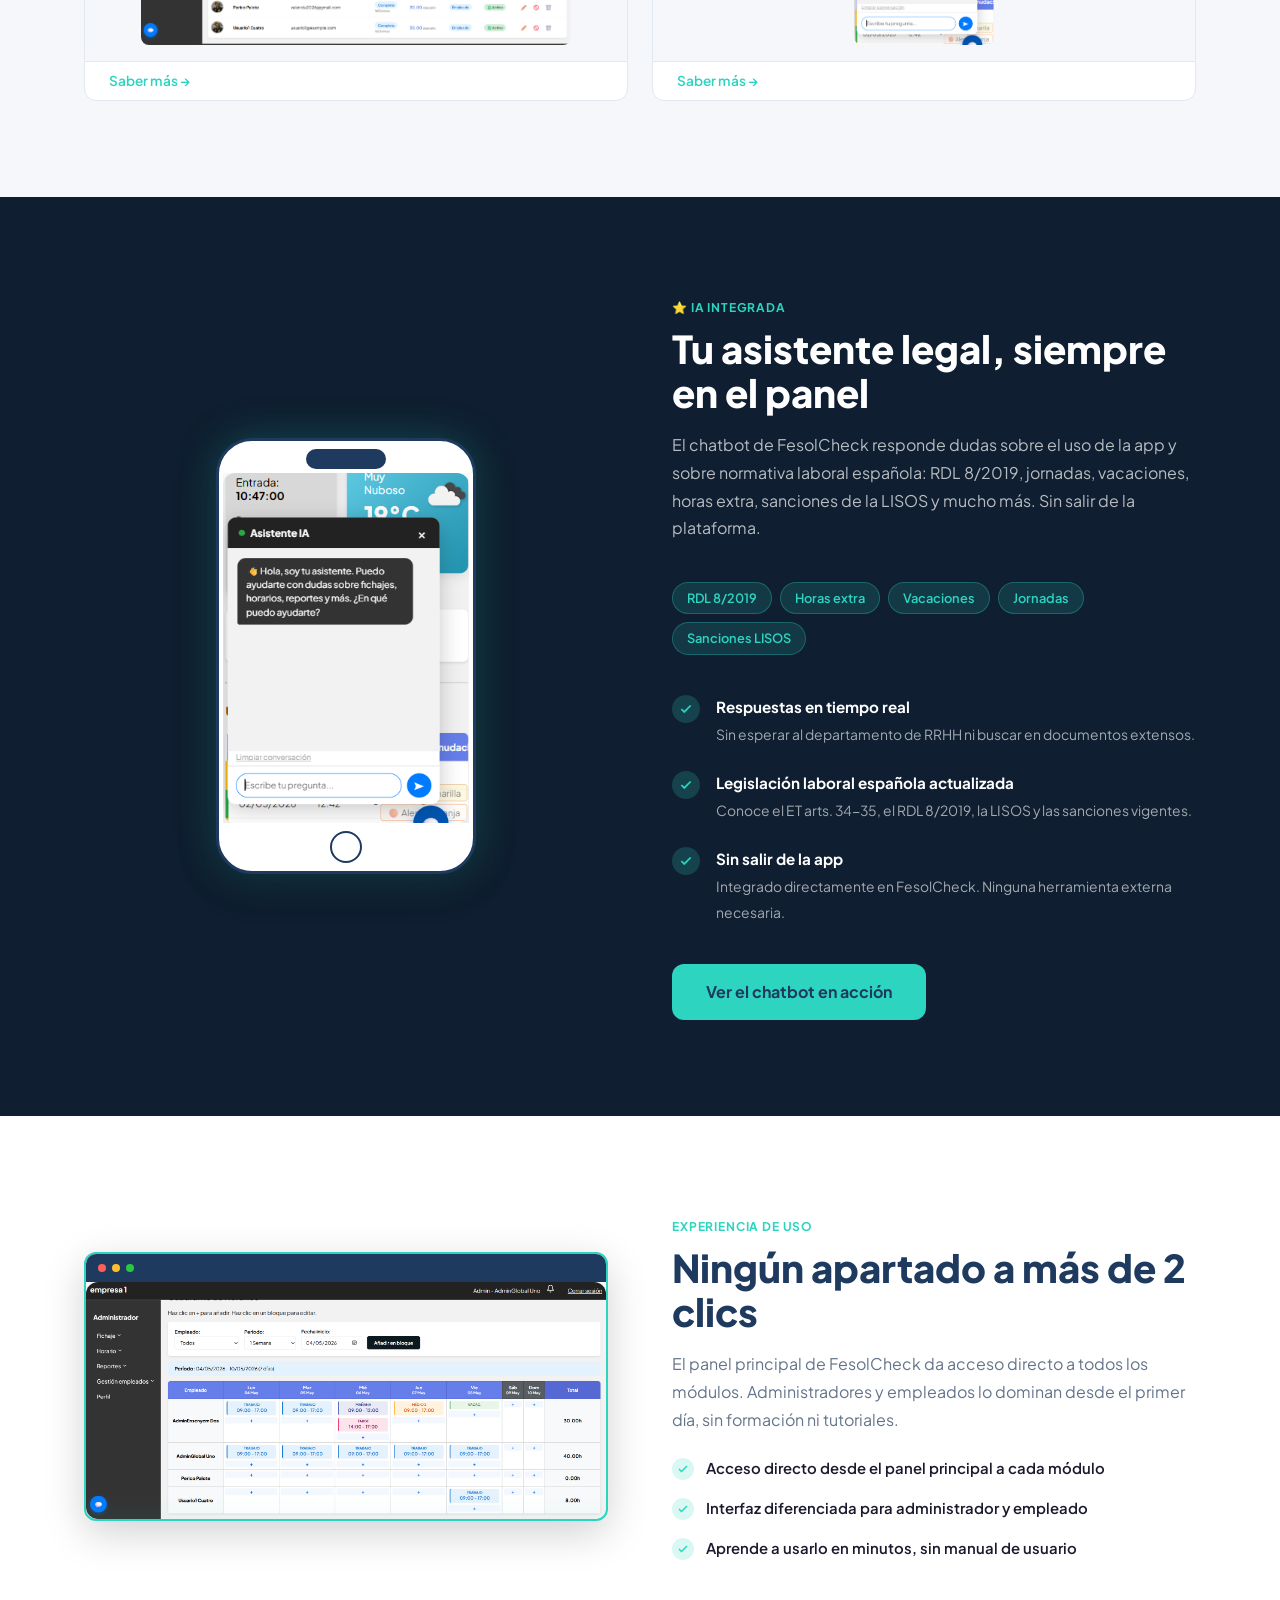
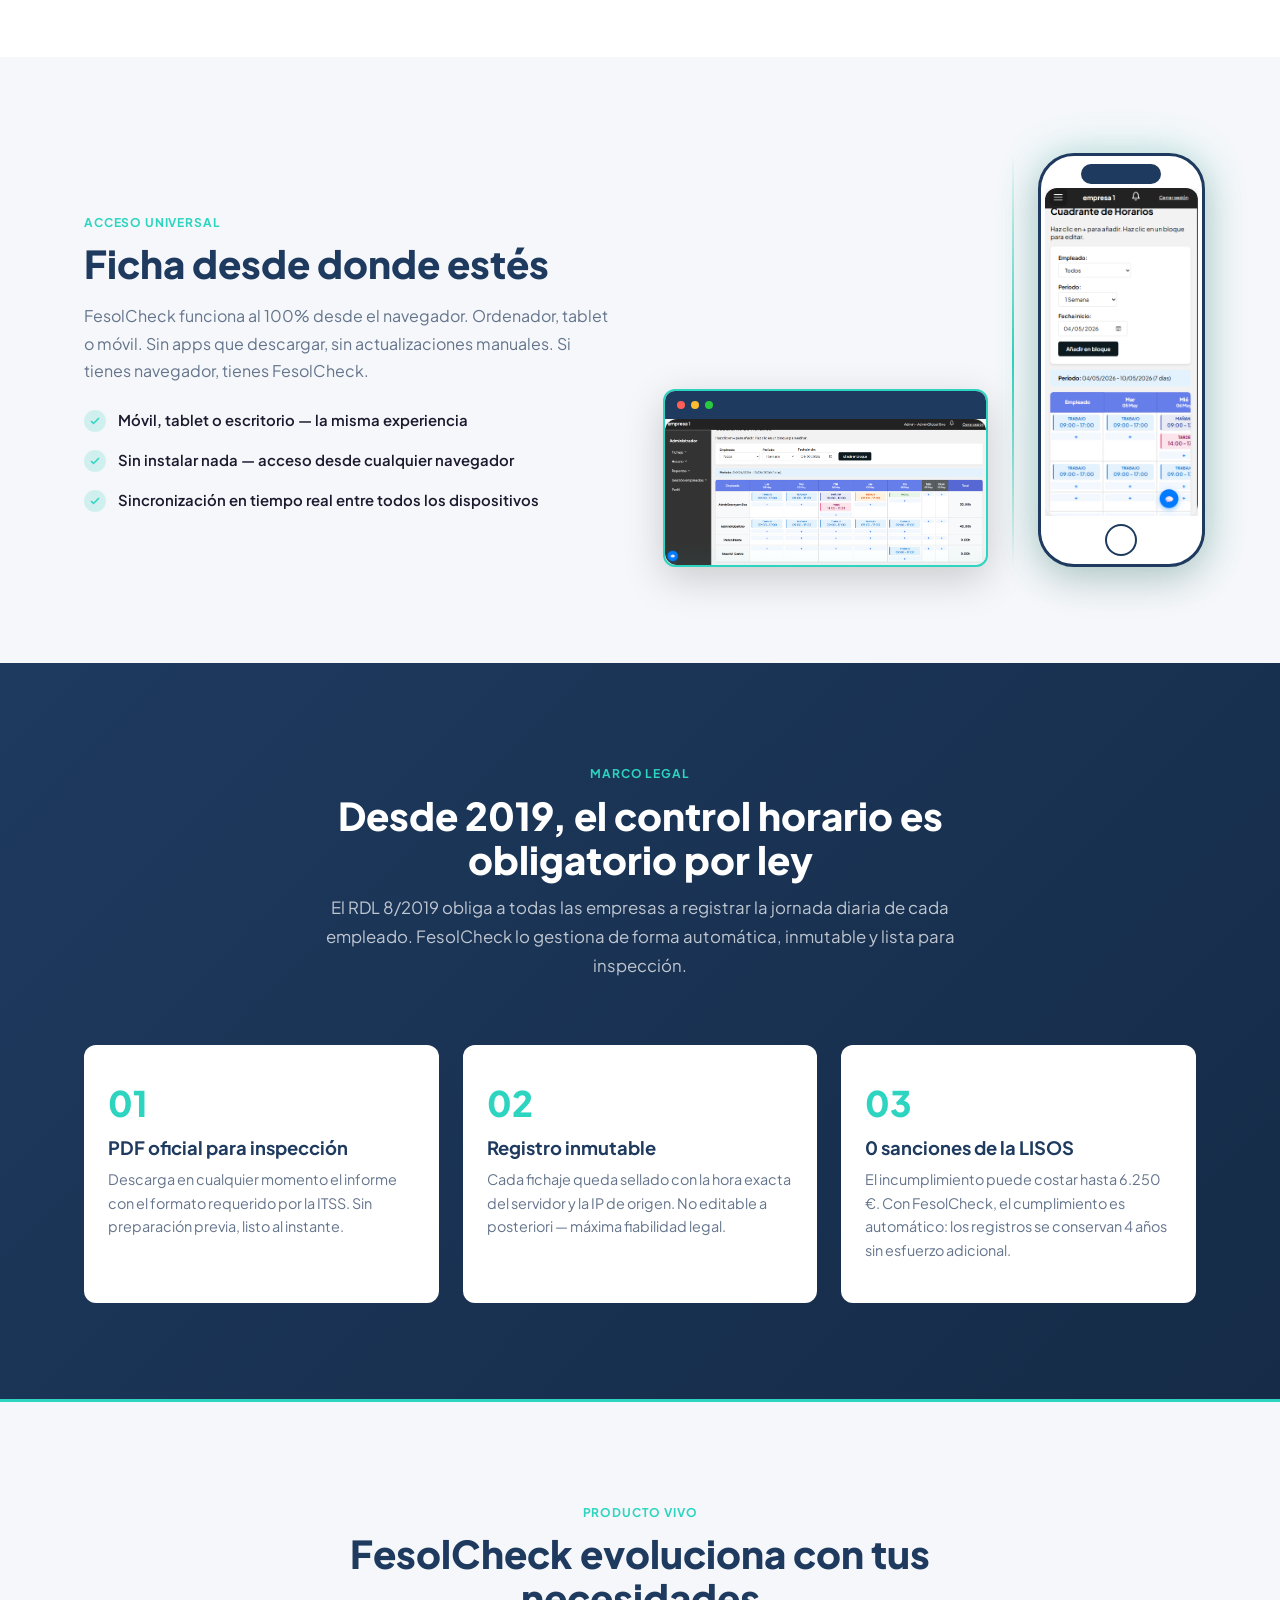
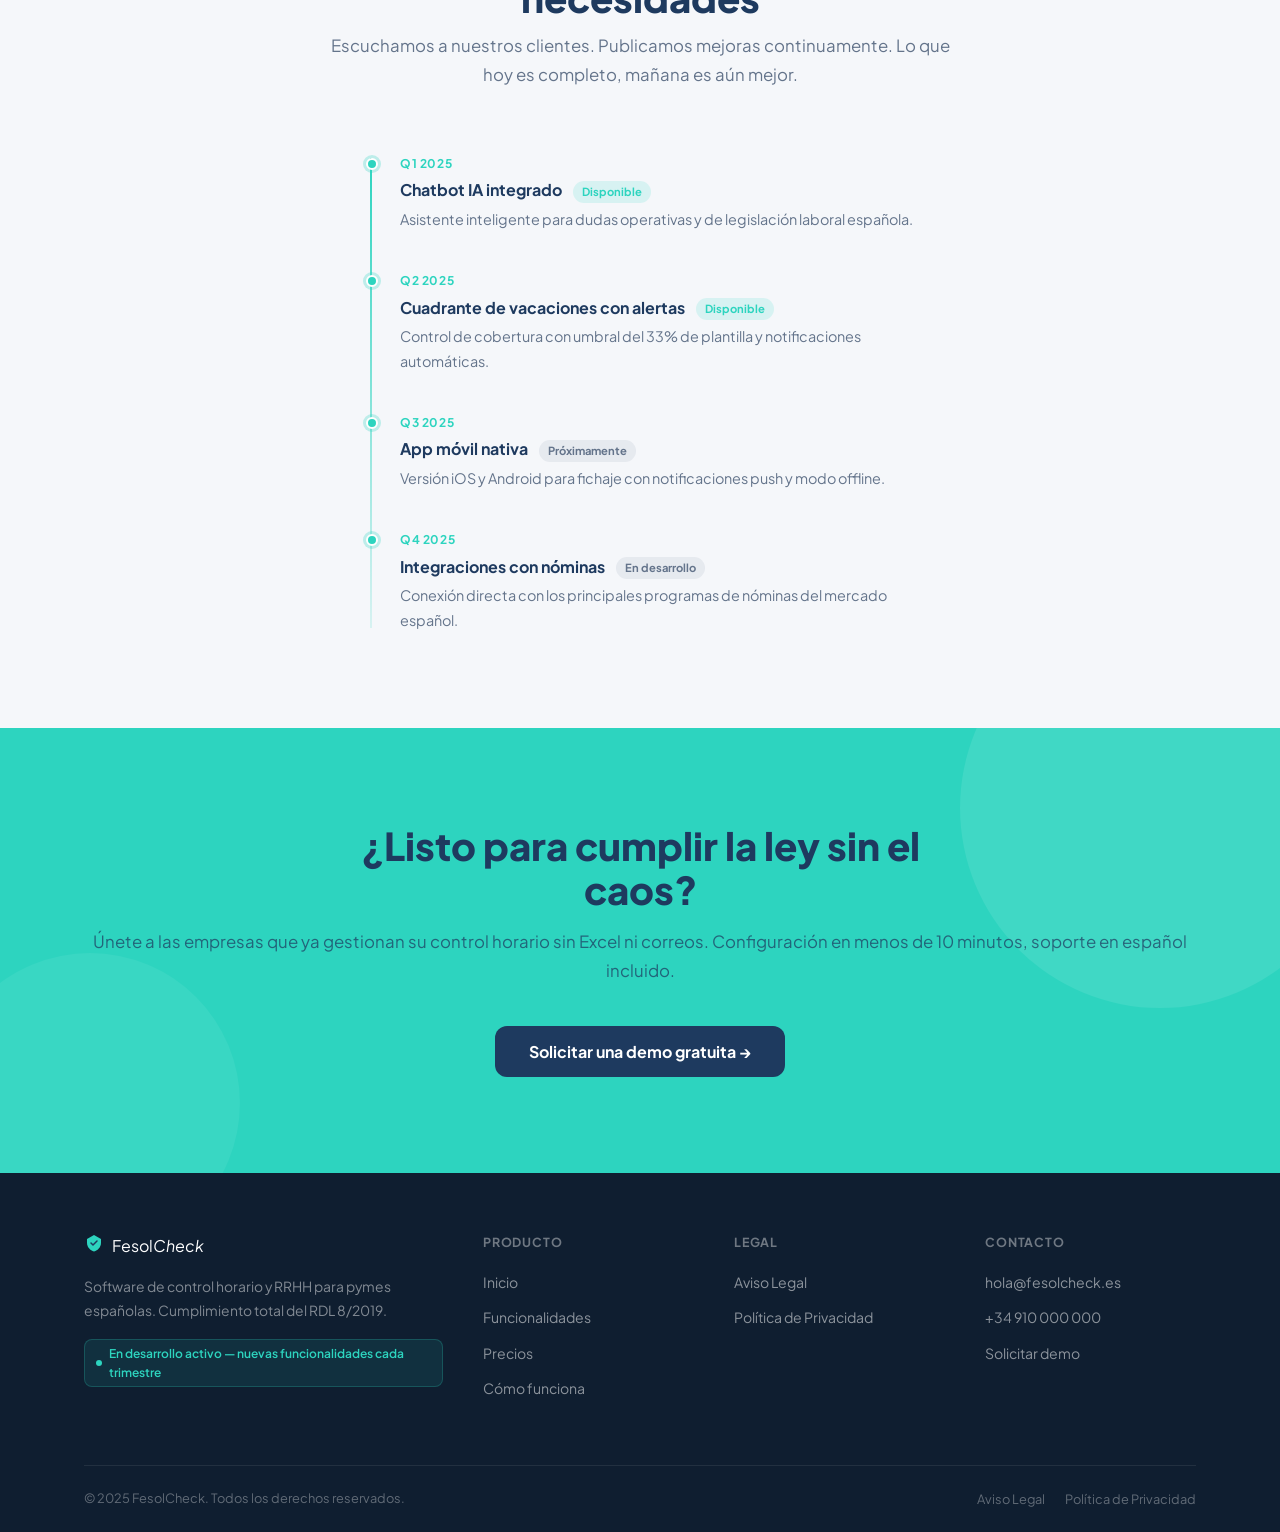
<file: fesolcheck-web/index.html>
﻿<!DOCTYPE html>
<html lang="es">
<head>
  <meta charset="UTF-8">
  <meta name="viewport" content="width=device-width, initial-scale=1.0">
  <title>FesolCheck — Control Horario para Empresas Españolas</title>
  <meta name="description" content="Software de fichaje digital y control horario para pymes españolas. Cumple el RDL 8/2019. Chatbot IA integrado. Sin instalaciones.">
  <link rel="preconnect" href="https://fonts.googleapis.com">
  <link rel="preconnect" href="https://fonts.gstatic.com" crossorigin>
  <link href="https://fonts.googleapis.com/css2?family=Plus+Jakarta+Sans:wght@400;500;600;700;800&display=swap" rel="stylesheet">
  <link rel="stylesheet" href="css/variables.css">
  <link rel="stylesheet" href="css/base.css">
  <link rel="stylesheet" href="css/layout.css">
  <link rel="stylesheet" href="css/components.css">
  <link rel="stylesheet" href="css/modal.css">
  <link rel="stylesheet" href="css/hero.css">
  <link rel="stylesheet" href="css/sections.css">
  <link rel="stylesheet" href="css/responsive.css">
</head>
<body>

<!-- ━━━━━━ NAVBAR ━━━━━━ -->
<nav class="navbar" id="navbar">
  <div class="container">
    <div class="navbar-inner">
      <a href="index.html" class="logo">
        <div class="logo-mark">
          <svg width="20" height="20" viewBox="0 0 20 20" fill="none">
            <path d="M10 2L3 6v4c0 3.866 3.13 7.52 7 8.5 3.87-.98 7-4.634 7-8.5V6L10 2z" fill="#2DD4BF"/>
            <path d="M7 10l2 2 4-4" stroke="#1E3A5F" stroke-width="1.5" stroke-linecap="round" stroke-linejoin="round"/>
          </svg>
        </div>
        <span class="logo-name">Fesol<em>Check</em></span>
      </a>
      <ul class="nav-links">
        <li><a href="funcionalidades.html">Funcionalidades</a></li>
        <li><a href="precios.html">Precios</a></li>
        <li><a href="funcionamiento.html">Cómo funciona</a></li>
      </ul>
      <a href="https://fesolcheck.ricardorm.es" class="btn btn-login nav-login" target="_blank" rel="noopener noreferrer">Login</a>
      <button class="btn btn-accent nav-cta" onclick="tryOpenModal()">Solicitar Demo</button>
      <button class="hamburger" id="hamburger" aria-label="Menú" aria-expanded="false">
        <span></span><span></span><span></span>
      </button>
    </div>
  </div>
  <div class="mobile-menu" id="mobile-menu">
    <a href="funcionalidades.html">Funcionalidades</a>
    <a href="precios.html">Precios</a>
    <a href="funcionamiento.html">Cómo funciona</a>
    <a href="https://fesolcheck.ricardorm.es" class="btn btn-login" target="_blank" rel="noopener noreferrer">Login</a>
    <button class="btn btn-accent" onclick="tryOpenModal()">Solicitar Demo</button>
  </div>
</nav>

<!-- ━━━━━━ 2 · HERO ━━━━━━ -->
<section class="hero" id="inicio">
  <div class="container hero-grid">
    <div class="hero-content fade-up">
      <div class="hero-badge badge badge-accent">
        <svg width="13" height="13" viewBox="0 0 24 24" fill="none" stroke="currentColor" stroke-width="3"><polyline points="20 6 9 17 4 12"/></svg>
        Conforme RDL 8/2019
      </div>
      <h1>El control horario que tu empresa necesita. Sin complicaciones.</h1>
      <p class="hero-sub">Digitaliza el fichaje, los cuadrantes y los reportes de tu equipo. Chatbot IA integrado para resolver dudas legales en tiempo real. Todo a 2 clics desde un solo panel.</p>
      <div class="hero-cta">
        <button class="btn btn-accent btn-lg" onclick="openModal()">
          Solicitar demo gratuita
          <svg width="16" height="16" viewBox="0 0 24 24" fill="none" stroke="currentColor" stroke-width="2.5"><path d="M5 12h14M12 5l7 7-7 7"/></svg>
        </button>
        <a href="funcionalidades.html" class="btn btn-outline btn-lg">Ver funcionalidades</a>
      </div>
    </div>
    <div class="hero-visual">
      <div class="mockup-desktop hero-desktop fade-right">
        <div class="mockup-bar"><span></span><span></span><span></span></div>
        <div class="mockup-screen">
          <img src="../img/fichaje_escritorio.png" alt="Panel de fichaje FesolCheck en escritorio">
        </div>
      </div>
      <div class="mockup-mobile hero-mobile">
        <div class="mockup-notch"></div>
        <div class="mockup-screen">
          <img src="../img/fichaje_movil.png" alt="FesolCheck desde el móvil">
        </div>
        <div class="mockup-home"></div>
      </div>
    </div>
  </div>
</section>

<!-- ━━━━━━ 3 · TRUST BAR ━━━━━━ -->
<div class="trust-bar">
  <div class="container">
    <div class="trust-items stagger">
      <div class="trust-item">
        <svg width="16" height="16" viewBox="0 0 24 24" fill="none" stroke="currentColor" stroke-width="2"><path d="M12 22s8-4 8-10V5l-8-3-8 3v7c0 6 8 10 8 10z"/></svg>
        Cumple RDL 8/2019
      </div>
      <div class="trust-sep"></div>
      <div class="trust-item">
        <svg width="16" height="16" viewBox="0 0 24 24" fill="none" stroke="currentColor" stroke-width="2"><circle cx="12" cy="12" r="10"/><line x1="2" y1="12" x2="22" y2="12"/><path d="M12 2a15.3 15.3 0 0 1 4 10 15.3 15.3 0 0 1-4 10 15.3 15.3 0 0 1-4-10 15.3 15.3 0 0 1 4-10z"/></svg>
        Sin instalaciones
      </div>
      <div class="trust-sep"></div>
      <div class="trust-item">
        <svg width="16" height="16" viewBox="0 0 24 24" fill="none" stroke="currentColor" stroke-width="2"><circle cx="12" cy="12" r="10"/><polyline points="12 6 12 12 16 14"/></svg>
        Todo a 2 clics
      </div>
      <div class="trust-sep"></div>
      <div class="trust-item">
        <svg width="16" height="16" viewBox="0 0 24 24" fill="none" stroke="currentColor" stroke-width="2"><path d="M21 15a2 2 0 0 1-2 2H7l-4 4V5a2 2 0 0 1 2-2h14a2 2 0 0 1 2 2z"/></svg>
        Chatbot IA legal
      </div>
      <div class="trust-sep"></div>
      <div class="trust-item">
        <svg width="16" height="16" viewBox="0 0 24 24" fill="none" stroke="currentColor" stroke-width="2"><polyline points="22 12 18 12 15 21 9 3 6 12 2 12"/></svg>
        En continuo desarrollo
      </div>
    </div>
  </div>
</div>

<!-- ━━━━━━ 4 · PROBLEMA → SOLUCIÓN ━━━━━━ -->
<section class="section">
  <div class="container">
    <div class="section-head fade-up">
      <span class="tag">Por qué FesolCheck</span>
      <h2>Tu equipo trabaja. La burocracia, no debería.</h2>
      <p>Hojas de Excel, correos de turnos, PDFs firmados a mano… FesolCheck elimina toda esa fricción y te deja gestionar personas, no papeleo.</p>
    </div>
    <div class="pillars stagger">
      <div class="pillar">
        <div class="pillar-icon">
          <svg width="26" height="26" viewBox="0 0 24 24" fill="none" stroke="#2DD4BF" stroke-width="2"><circle cx="12" cy="12" r="10"/><polyline points="12 6 12 12 16 14"/></svg>
        </div>
        <h3>Fichaje sin papel</h3>
        <p>Entrada, pausa, reanudación y salida con 1 clic. Desde cualquier dispositivo, con restricción por IP.</p>
      </div>
      <div class="pillar">
        <div class="pillar-icon">
          <svg width="26" height="26" viewBox="0 0 24 24" fill="none" stroke="#2DD4BF" stroke-width="2"><rect x="3" y="4" width="18" height="18" rx="2"/><line x1="16" y1="2" x2="16" y2="6"/><line x1="8" y1="2" x2="8" y2="6"/><line x1="3" y1="10" x2="21" y2="10"/></svg>
        </div>
        <h3>Horarios sin correos</h3>
        <p>Cuadrantes visibles en tiempo real por cada empleado. Sin preguntas, sin reenvíos, sin confusión.</p>
      </div>
      <div class="pillar">
        <div class="pillar-icon">
          <svg width="26" height="26" viewBox="0 0 24 24" fill="none" stroke="#2DD4BF" stroke-width="2"><path d="M14 2H6a2 2 0 0 0-2 2v16a2 2 0 0 0 2 2h12a2 2 0 0 0 2-2V8z"/><polyline points="14 2 14 8 20 8"/><polyline points="16 13 12 17 8 13"/><line x1="12" y1="17" x2="12" y2="7"/></svg>
        </div>
        <h3>Reportes sin esfuerzo</h3>
        <p>PDF oficial RDL 8/2019 en segundos. Listo para la Inspección de Trabajo sin preparación previa.</p>
      </div>
    </div>
  </div>
</section>

<!-- ━━━━━━ 5 · FUNCIONALIDADES ━━━━━━ -->
<section class="section" id="funcionalidades" style="background:var(--c-bg);">
  <div class="container">
    <div class="section-head fade-up">
      <span class="tag">Funcionalidades</span>
      <h2>Todo lo que necesitas en un solo panel</h2>
      <p>Diseñado para pymes españolas que quieren cumplir la ley sin dedicar horas a la gestión.</p>
    </div>
    <div class="features-grid">

      <div class="feat-card fade-up">
        <div class="feat-body">
          <div class="feat-icon">
            <svg width="22" height="22" viewBox="0 0 24 24" fill="none" stroke="currentColor" stroke-width="2"><circle cx="12" cy="12" r="10"/><polyline points="12 6 12 12 16 14"/></svg>
          </div>
          <h3>Fichaje en 1 clic</h3>
          <p>Entrada, pausa, reanudación y salida desde cualquier navegador. Restricción por IP o subred — hasta 50 por empresa — para garantizar la ubicación.</p>
        </div>
        <div class="feat-thumb">
          <img src="../img/fichaje_movil.png" alt="Fichaje desde móvil">
        </div>
        <a href="funcionalidades.html#fichaje" class="feat-link">Saber más →</a>
      </div>

      <div class="feat-card fade-up">
        <div class="feat-body">
          <div class="feat-icon">
            <svg width="22" height="22" viewBox="0 0 24 24" fill="none" stroke="currentColor" stroke-width="2"><rect x="3" y="4" width="18" height="18" rx="2"/><line x1="16" y1="2" x2="16" y2="6"/><line x1="8" y1="2" x2="8" y2="6"/><line x1="3" y1="10" x2="21" y2="10"/></svg>
          </div>
          <h3>Cuadrante de horarios</h3>
          <p>Asignación individual y en bloque. Plantillas para jornada continua, partida mañana/tarde, festivos y tipos de jornada propios.</p>
        </div>
        <div class="feat-thumb">
          <img src="../img/cuadrante_escritorio.png" alt="Cuadrante de horarios">
        </div>
        <a href="funcionalidades.html#cuadrante" class="feat-link">Saber más →</a>
      </div>

      <div class="feat-card fade-up">
        <div class="feat-body">
          <div class="feat-icon">
            <svg width="22" height="22" viewBox="0 0 24 24" fill="none" stroke="currentColor" stroke-width="2"><path d="M20.84 4.61a5.5 5.5 0 0 0-7.78 0L12 5.67l-1.06-1.06a5.5 5.5 0 0 0-7.78 7.78l1.06 1.06L12 21.23l7.78-7.78 1.06-1.06a5.5 5.5 0 0 0 0-7.78z"/></svg>
          </div>
          <h3>Vacaciones y ausencias</h3>
          <p>Flujo borrador → pendiente → aprobado/rechazado. Cuadrante visual con alerta si la cobertura cae bajo el 33% de la plantilla.</p>
        </div>
        <div class="feat-thumb">
          <img src="../img/calendario_escritorio.png" alt="Gestión de vacaciones">
        </div>
        <a href="funcionalidades.html#vacaciones" class="feat-link">Saber más →</a>
      </div>

      <div class="feat-card fade-up">
        <div class="feat-body">
          <div class="feat-icon">
            <svg width="22" height="22" viewBox="0 0 24 24" fill="none" stroke="currentColor" stroke-width="2"><path d="M14 2H6a2 2 0 0 0-2 2v16a2 2 0 0 0 2 2h12a2 2 0 0 0 2-2V8z"/><polyline points="14 2 14 8 20 8"/><polyline points="16 13 12 17 8 13"/></svg>
          </div>
          <h3>Reportes legales PDF / Excel</h3>
          <p>Informes oficiales RDL 8/2019 en segundos. Control de horas extra con alertas al acercarse al límite legal de 80 h/año.</p>
        </div>
        <div class="feat-thumb">
          <img src="../img/gestor_nominas_documeto_escritorio.png" alt="Reportes y nóminas">
        </div>
        <a href="funcionalidades.html#reportes" class="feat-link">Saber más →</a>
      </div>

      <div class="feat-card fade-up">
        <div class="feat-body">
          <div class="feat-icon">
            <svg width="22" height="22" viewBox="0 0 24 24" fill="none" stroke="currentColor" stroke-width="2"><path d="M17 21v-2a4 4 0 0 0-4-4H5a4 4 0 0 0-4 4v2"/><circle cx="9" cy="7" r="4"/><path d="M23 21v-2a4 4 0 0 0-3-3.87"/><path d="M16 3.13a4 4 0 0 1 0 7.75"/></svg>
          </div>
          <h3>Gestión de empleados</h3>
          <p>Contratos, nóminas PDF y horas contratadas. Tickets internos RRHH ↔ empleado con categorías, estados y conversación completa.</p>
        </div>
        <div class="feat-thumb">
          <img src="../img/gestion_empleados.png" alt="Gestión de empleados">
        </div>
        <a href="funcionalidades.html#empleados" class="feat-link">Saber más →</a>
      </div>

      <div class="feat-card fade-up">
        <div class="feat-body">
          <div class="feat-icon">
            <svg width="22" height="22" viewBox="0 0 24 24" fill="none" stroke="currentColor" stroke-width="2"><path d="M21 15a2 2 0 0 1-2 2H7l-4 4V5a2 2 0 0 1 2-2h14a2 2 0 0 1 2 2z"/></svg>
          </div>
          <h3>Chatbot IA integrado</h3>
          <p>Pregunta al asistente sobre el uso de la app o sobre normativa laboral. Respuestas sobre RDL 8/2019, LISOS, horas extra y más, sin salir del panel.</p>
        </div>
        <div class="feat-thumb">
          <img src="../img/asistente_ia.png" alt="Asistente IA de FesolCheck">
        </div>
        <a href="funcionalidades.html#chatbot-ia" class="feat-link">Saber más →</a>
      </div>

    </div>
  </div>
</section>

<!-- ━━━━━━ 6 · CHATBOT IA DESTACADO ━━━━━━ -->
<section class="section section-dark">
  <div class="container two-col">
    <div class="col-img fade-left">
      <div class="mockup-mobile" style="width:260px; margin:0 auto;">
        <div class="mockup-notch"></div>
        <div class="mockup-screen">
          <img src="../img/asistente_ia.png" alt="Chatbot IA de FesolCheck">
        </div>
        <div class="mockup-home"></div>
      </div>
    </div>
    <div class="col-content fade-right">
      <span class="tag">⭐ IA integrada</span>
      <h2>Tu asistente legal, siempre en el panel</h2>
      <p class="sub">El chatbot de FesolCheck responde dudas sobre el uso de la app y sobre normativa laboral española: RDL 8/2019, jornadas, vacaciones, horas extra, sanciones de la LISOS y mucho más. Sin salir de la plataforma.</p>
      <div class="ia-pills">
        <span class="pill">RDL 8/2019</span>
        <span class="pill">Horas extra</span>
        <span class="pill">Vacaciones</span>
        <span class="pill">Jornadas</span>
        <span class="pill">Sanciones LISOS</span>
      </div>
      <ul class="perk-list">
        <li class="perk-item">
          <div class="perk-icon"><svg width="14" height="14" viewBox="0 0 24 24" fill="none" stroke="currentColor" stroke-width="3"><polyline points="20 6 9 17 4 12"/></svg></div>
          <div><strong>Respuestas en tiempo real</strong><span>Sin esperar al departamento de RRHH ni buscar en documentos extensos.</span></div>
        </li>
        <li class="perk-item">
          <div class="perk-icon"><svg width="14" height="14" viewBox="0 0 24 24" fill="none" stroke="currentColor" stroke-width="3"><polyline points="20 6 9 17 4 12"/></svg></div>
          <div><strong>Legislación laboral española actualizada</strong><span>Conoce el ET arts. 34-35, el RDL 8/2019, la LISOS y las sanciones vigentes.</span></div>
        </li>
        <li class="perk-item">
          <div class="perk-icon"><svg width="14" height="14" viewBox="0 0 24 24" fill="none" stroke="currentColor" stroke-width="3"><polyline points="20 6 9 17 4 12"/></svg></div>
          <div><strong>Sin salir de la app</strong><span>Integrado directamente en FesolCheck. Ninguna herramienta externa necesaria.</span></div>
        </li>
      </ul>
      <div style="margin-top:var(--sp-xl);">
        <a href="funcionalidades.html#chatbot-ia" class="btn btn-accent btn-lg">Ver el chatbot en acción</a>
      </div>
    </div>
  </div>
</section>

<!-- ━━━━━━ 7 · NAVEGACIÓN INTUITIVA ━━━━━━ -->
<section class="section">
  <div class="container two-col reversed">
    <div class="col-img fade-right">
      <div class="mockup-desktop">
        <div class="mockup-bar"><span></span><span></span><span></span></div>
        <div class="mockup-screen">
          <img src="../img/cuadrante_escritorio.png" alt="Panel principal FesolCheck">
        </div>
      </div>
    </div>
    <div class="col-content fade-left">
      <span class="tag">Experiencia de uso</span>
      <h2>Ningún apartado a más de 2 clics</h2>
      <p class="sub">El panel principal de FesolCheck da acceso directo a todos los módulos. Administradores y empleados lo dominan desde el primer día, sin formación ni tutoriales.</p>
      <ul class="check-list">
        <li>
          <div class="check-icon"><svg width="12" height="12" viewBox="0 0 24 24" fill="none" stroke="currentColor" stroke-width="3"><polyline points="20 6 9 17 4 12"/></svg></div>
          Acceso directo desde el panel principal a cada módulo
        </li>
        <li>
          <div class="check-icon"><svg width="12" height="12" viewBox="0 0 24 24" fill="none" stroke="currentColor" stroke-width="3"><polyline points="20 6 9 17 4 12"/></svg></div>
          Interfaz diferenciada para administrador y empleado
        </li>
        <li>
          <div class="check-icon"><svg width="12" height="12" viewBox="0 0 24 24" fill="none" stroke="currentColor" stroke-width="3"><polyline points="20 6 9 17 4 12"/></svg></div>
          Aprende a usarlo en minutos, sin manual de usuario
        </li>
      </ul>
    </div>
  </div>
</section>

<!-- ━━━━━━ 8 · MULTI-DISPOSITIVO ━━━━━━ -->
<section class="section" style="background:var(--c-bg);">
  <div class="container two-col">
    <div class="col-content fade-left">
      <span class="tag">Acceso universal</span>
      <h2>Ficha desde donde estés</h2>
      <p class="sub">FesolCheck funciona al 100% desde el navegador. Ordenador, tablet o móvil. Sin apps que descargar, sin actualizaciones manuales. Si tienes navegador, tienes FesolCheck.</p>
      <ul class="check-list">
        <li>
          <div class="check-icon"><svg width="12" height="12" viewBox="0 0 24 24" fill="none" stroke="currentColor" stroke-width="3"><polyline points="20 6 9 17 4 12"/></svg></div>
          Móvil, tablet o escritorio — la misma experiencia
        </li>
        <li>
          <div class="check-icon"><svg width="12" height="12" viewBox="0 0 24 24" fill="none" stroke="currentColor" stroke-width="3"><polyline points="20 6 9 17 4 12"/></svg></div>
          Sin instalar nada — acceso desde cualquier navegador
        </li>
        <li>
          <div class="check-icon"><svg width="12" height="12" viewBox="0 0 24 24" fill="none" stroke="currentColor" stroke-width="3"><polyline points="20 6 9 17 4 12"/></svg></div>
          Sincronización en tiempo real entre todos los dispositivos
        </li>
      </ul>
    </div>
    <div class="col-img fade-right">
      <div class="multi-device-visual">
        <div class="mockup-desktop">
          <div class="mockup-bar"><span></span><span></span><span></span></div>
          <div class="mockup-screen">
            <img src="../img/cuadrante_escritorio.png" alt="FesolCheck en escritorio">
          </div>
        </div>
        <div class="multi-divider"></div>
        <div class="mockup-mobile">
          <div class="mockup-notch"></div>
          <div class="mockup-screen">
            <img src="../img/cuadrante_movil.png" alt="FesolCheck en móvil">
          </div>
          <div class="mockup-home"></div>
        </div>
      </div>
    </div>
  </div>
</section>

<!-- ━━━━━━ 9 · NORMATIVA ━━━━━━ -->
<section class="section section-gradient">
  <div class="container">
    <div class="section-head fade-up">
      <span class="tag">Marco legal</span>
      <h2>Desde 2019, el control horario es obligatorio por ley</h2>
      <p>El RDL 8/2019 obliga a todas las empresas a registrar la jornada diaria de cada empleado. FesolCheck lo gestiona de forma automática, inmutable y lista para inspección.</p>
    </div>
    <div class="norm-cards stagger">
      <div class="norm-card">
        <div class="norm-num">01</div>
        <h3>PDF oficial para inspección</h3>
        <p>Descarga en cualquier momento el informe con el formato requerido por la ITSS. Sin preparación previa, listo al instante.</p>
      </div>
      <div class="norm-card">
        <div class="norm-num">02</div>
        <h3>Registro inmutable</h3>
        <p>Cada fichaje queda sellado con la hora exacta del servidor y la IP de origen. No editable a posteriori — máxima fiabilidad legal.</p>
      </div>
      <div class="norm-card">
        <div class="norm-num">03</div>
        <h3>0 sanciones de la LISOS</h3>
        <p>El incumplimiento puede costar hasta 6.250 €. Con FesolCheck, el cumplimiento es automático: los registros se conservan 4 años sin esfuerzo adicional.</p>
      </div>
    </div>
  </div>
</section>

<!-- ━━━━━━ 10 · EN CONTINUO CRECIMIENTO ━━━━━━ -->
<section class="section" style="background:var(--c-bg); border-top:3px solid var(--c-accent);">
  <div class="container">
    <div class="section-head fade-up">
      <span class="tag">Producto vivo</span>
      <h2>FesolCheck evoluciona con tus necesidades</h2>
      <p>Escuchamos a nuestros clientes. Publicamos mejoras continuamente. Lo que hoy es completo, mañana es aún mejor.</p>
    </div>
    <div class="timeline-outer fade-up">
      <div class="timeline-wrap">
        <div class="timeline-item">
          <div class="timeline-dot"></div>
          <div class="timeline-date">Q1 2025</div>
          <h4>Chatbot IA integrado <span class="ti-badge ti-done">Disponible</span></h4>
          <p>Asistente inteligente para dudas operativas y de legislación laboral española.</p>
        </div>
        <div class="timeline-item">
          <div class="timeline-dot"></div>
          <div class="timeline-date">Q2 2025</div>
          <h4>Cuadrante de vacaciones con alertas <span class="ti-badge ti-done">Disponible</span></h4>
          <p>Control de cobertura con umbral del 33% de plantilla y notificaciones automáticas.</p>
        </div>
        <div class="timeline-item">
          <div class="timeline-dot"></div>
          <div class="timeline-date">Q3 2025</div>
          <h4>App móvil nativa <span class="ti-badge ti-soon">Próximamente</span></h4>
          <p>Versión iOS y Android para fichaje con notificaciones push y modo offline.</p>
        </div>
        <div class="timeline-item">
          <div class="timeline-dot"></div>
          <div class="timeline-date">Q4 2025</div>
          <h4>Integraciones con nóminas <span class="ti-badge ti-soon">En desarrollo</span></h4>
          <p>Conexión directa con los principales programas de nóminas del mercado español.</p>
        </div>
      </div>
    </div>
  </div>
</section>

<!-- ━━━━━━ 11 · CTA FINAL ━━━━━━ -->
<section class="cta-final" id="demo">
  <div class="container">
    <div class="cta-final-inner fade-up">
      <h2>¿Listo para cumplir la ley sin el caos?</h2>
      <p>Únete a las empresas que ya gestionan su control horario sin Excel ni correos. Configuración en menos de 10 minutos, soporte en español incluido.</p>
      <button class="btn btn-dark btn-lg" onclick="openModal()">
        Solicitar una demo gratuita →
      </button>
    </div>
  </div>
</section>

<!-- ━━━━━━ FOOTER ━━━━━━ -->
<footer class="footer">
  <div class="container">
    <div class="footer-top">
      <div>
        <a href="index.html" class="logo footer-logo">
          <div class="logo-mark">
            <svg width="20" height="20" viewBox="0 0 20 20" fill="none">
              <path d="M10 2L3 6v4c0 3.866 3.13 7.52 7 8.5 3.87-.98 7-4.634 7-8.5V6L10 2z" fill="#2DD4BF"/>
              <path d="M7 10l2 2 4-4" stroke="#1E3A5F" stroke-width="1.5" stroke-linecap="round" stroke-linejoin="round"/>
            </svg>
          </div>
          <span class="logo-name">Fesol<em>Check</em></span>
        </a>
        <p class="footer-desc">Software de control horario y RRHH para pymes españolas. Cumplimiento total del RDL 8/2019.</p>
        <div class="footer-live"><div class="live-dot"></div>En desarrollo activo — nuevas funcionalidades cada trimestre</div>
      </div>
      <div class="footer-col">
        <h4>Producto</h4>
        <ul>
          <li><a href="index.html">Inicio</a></li>
          <li><a href="funcionalidades.html">Funcionalidades</a></li>
          <li><a href="precios.html">Precios</a></li>
          <li><a href="funcionamiento.html">Cómo funciona</a></li>
        </ul>
      </div>
      <div class="footer-col">
        <h4>Legal</h4>
        <ul>
          <li><a href="aviso-legal.html">Aviso Legal</a></li>
          <li><a href="privacidad.html">Política de Privacidad</a></li>
        </ul>
      </div>
      <div class="footer-col">
        <h4>Contacto</h4>
        <ul>
          <li><a href="mailto:hola@fesolcheck.es">hola@fesolcheck.es</a></li>
          <li><a href="tel:+34910000000">+34 910 000 000</a></li>
          <li><a href="index.html" onclick="event.preventDefault();tryOpenModal();">Solicitar demo</a></li>
        </ul>
      </div>
    </div>
    <div class="footer-bottom">
      <p>© 2025 FesolCheck. Todos los derechos reservados.</p>
      <div class="footer-legal">
        <a href="aviso-legal.html">Aviso Legal</a>
        <a href="privacidad.html">Política de Privacidad</a>
      </div>
    </div>
  </div>
</footer>

<!-- ━━━━━━ MODAL DE CONTACTO ━━━━━━ -->
<div id="modal-contacto" class="modal-overlay" role="dialog" aria-modal="true" aria-labelledby="modal-title">
  <div class="modal-card">
    <button class="modal-close" aria-label="Cerrar">✕</button>
    <div class="modal-header">
      <span class="modal-badge">Demo gratuita</span>
      <h2 id="modal-title">Empieza con FesolCheck hoy</h2>
      <p>Sin tarjeta de crédito. Sin instalaciones. Te contactamos en 24 h.</p>
    </div>
    <form id="form-contacto" novalidate>
      <div class="form-row">
        <div class="form-group">
          <label for="fc-nombre">Nombre *</label>
          <input id="fc-nombre" name="nombre" type="text" required placeholder="Tu nombre">
        </div>
        <div class="form-group">
          <label for="fc-empresa">Empresa *</label>
          <input id="fc-empresa" name="empresa" type="text" required placeholder="Nombre de tu empresa">
        </div>
      </div>
      <div class="form-row">
        <div class="form-group">
          <label for="fc-email">Email corporativo *</label>
          <input id="fc-email" name="email" type="email" required placeholder="tu@empresa.com">
        </div>
        <div class="form-group">
          <label for="fc-telefono">Teléfono</label>
          <input id="fc-telefono" name="telefono" type="tel" placeholder="+34 600 000 000">
        </div>
      </div>
      <div class="form-group">
        <label for="fc-empleados">Número de empleados *</label>
        <select id="fc-empleados" name="num_empleados" required>
          <option value="">Selecciona un rango</option>
          <option value="1-10">1 – 10 empleados</option>
          <option value="11-50">11 – 50 empleados</option>
          <option value="51-200">51 – 200 empleados</option>
          <option value="200+">Más de 200</option>
        </select>
      </div>
      <div class="form-group">
        <label for="fc-mensaje">¿Qué necesitas? (opcional)</label>
        <textarea id="fc-mensaje" name="mensaje" rows="3" placeholder="Cuéntanos tu situación actual..."></textarea>
      </div>
      <div class="form-check">
        <input id="fc-privacidad" name="privacidad" type="checkbox" required>
        <label for="fc-privacidad">
          Acepto la <a href="privacidad.html" target="_blank">política de privacidad</a>
        </label>
      </div>
      <button type="submit" class="btn-submit">Solicitar demo gratuita →</button>
      <p class="form-footer">✓ Respuesta en menos de 24 h &nbsp;·&nbsp; ✓ Sin compromiso</p>
    </form>
    <div id="form-success" class="form-success hidden">
      <div class="success-icon">✓</div>
      <h3>¡Solicitud recibida!</h3>
      <p>Te contactaremos en menos de 24 horas. Revisa también tu carpeta de spam.</p>
    </div>
  </div>
</div>

<script src="js/navbar.js"></script>
<script src="js/scroll-animations.js"></script>
<script src="js/mockups.js"></script>
<script src="js/modal.js"></script>
</body>
</html>
</file>
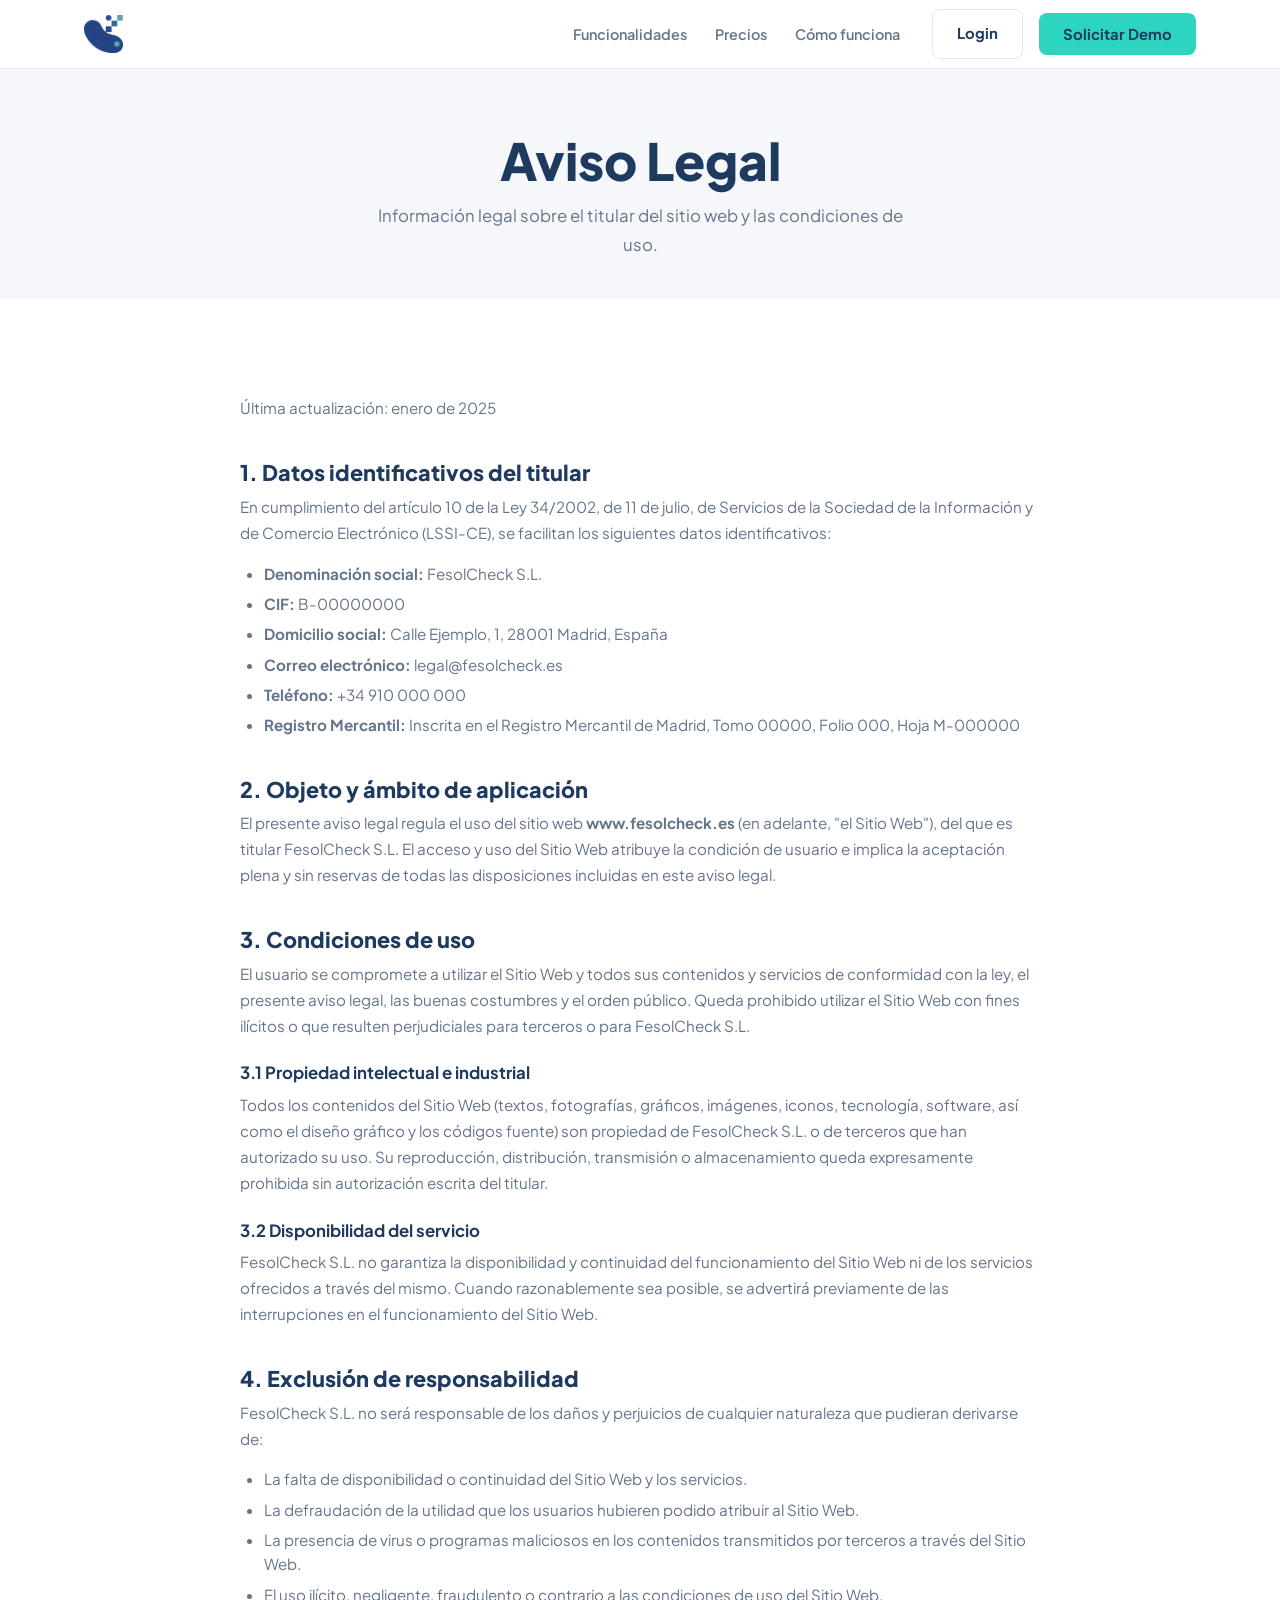
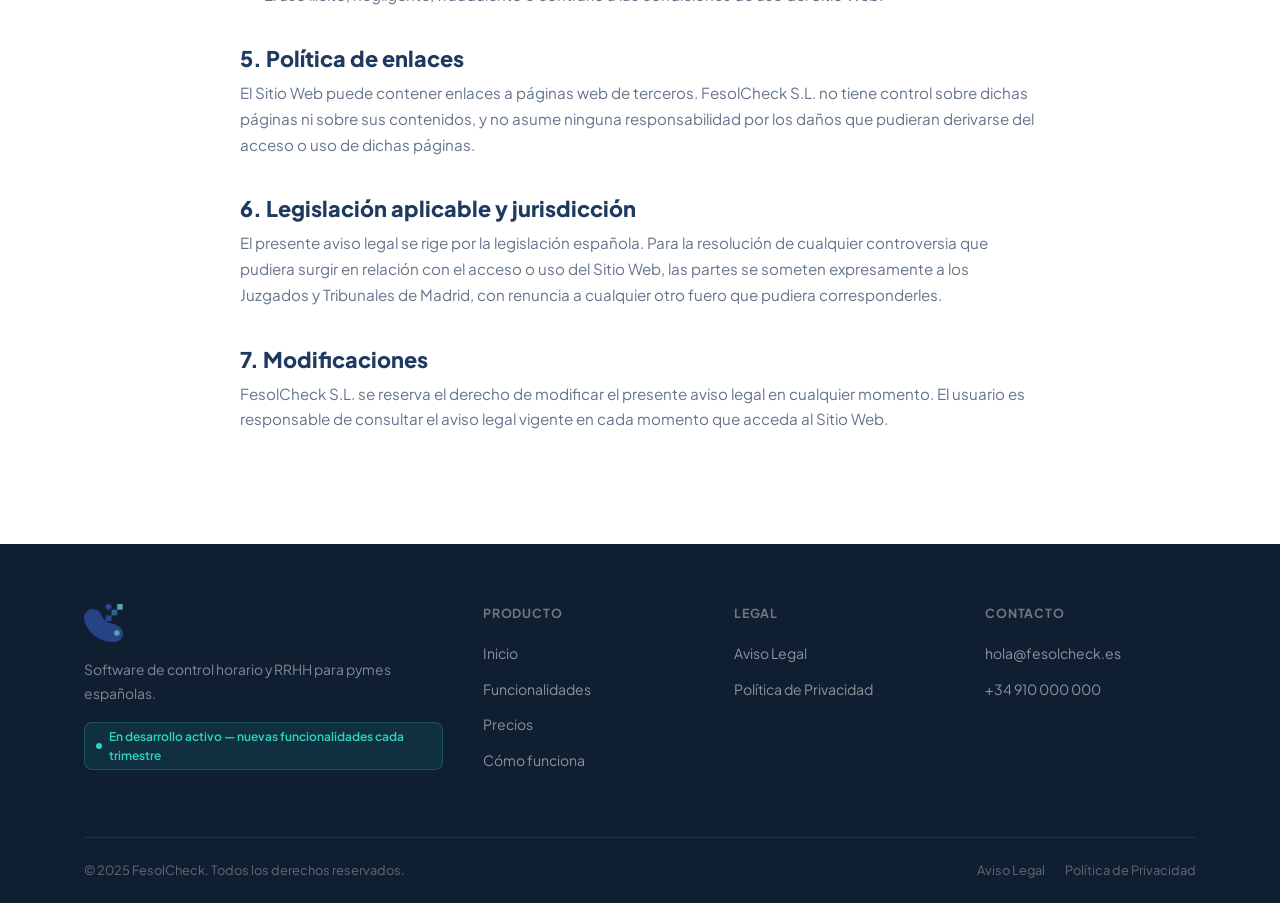
<file: fesolcheck-web/aviso-legal.html>
﻿<!DOCTYPE html>
<html lang="es">
<head>
  <meta charset="UTF-8">
  <meta name="viewport" content="width=device-width, initial-scale=1.0">
  <title>Aviso Legal — FesolCheck</title>
  <link rel="preconnect" href="https://fonts.googleapis.com">
  <link rel="preconnect" href="https://fonts.gstatic.com" crossorigin>
  <link href="https://fonts.googleapis.com/css2?family=Plus+Jakarta+Sans:wght@400;500;600;700;800&display=swap" rel="stylesheet">
  <link rel="stylesheet" href="css/variables.css">
  <link rel="stylesheet" href="css/base.css">
  <link rel="stylesheet" href="css/layout.css">
  <link rel="stylesheet" href="css/components.css">
  <link rel="stylesheet" href="css/hero.css">
  <link rel="stylesheet" href="css/sections.css">
  <link rel="stylesheet" href="css/responsive.css">
</head>
<body>

<!-- NAVBAR -->
<nav class="navbar" id="navbar">
  <div class="container">
    <div class="navbar-inner">
      <a href="../index.html" class="logo">
        <img class="logo-img" src="../img/fesol.png" alt="FesolCheck">
      </a>
      <ul class="nav-links">
        <li><a href="funcionalidades.html">Funcionalidades</a></li>
        <li><a href="precios.html">Precios</a></li>
        <li><a href="funcionamiento.html">Cómo funciona</a></li>
      </ul>
      <a href="https://fesolcheck.ricardorm.es" class="btn btn-login nav-login" target="_blank" rel="noopener noreferrer">Login</a>
      <button class="btn btn-accent nav-cta" onclick="tryOpenModal()">Solicitar Demo</button>
      <button class="hamburger" id="hamburger" aria-label="Menú" aria-expanded="false">
        <span></span><span></span><span></span>
      </button>
    </div>
  </div>
  <div class="mobile-menu" id="mobile-menu">
    <a href="funcionalidades.html">Funcionalidades</a>
    <a href="precios.html">Precios</a>
    <a href="funcionamiento.html">Cómo funciona</a>
    <a href="../index.html">Solicitar Demo</a>
  </div>
</nav>

<!-- HERO SM -->
<section class="hero-sm">
  <div class="container">
    <h1>Aviso Legal</h1>
    <p>Información legal sobre el titular del sitio web y las condiciones de uso.</p>
  </div>
</section>

<!-- CONTENT -->
<section class="section">
  <div class="container">
    <div class="legal-content">
      <p class="legal-updated">Última actualización: enero de 2025</p>

      <h2>1. Datos identificativos del titular</h2>
      <p>En cumplimiento del artículo 10 de la Ley 34/2002, de 11 de julio, de Servicios de la Sociedad de la Información y de Comercio Electrónico (LSSI-CE), se facilitan los siguientes datos identificativos:</p>
      <ul>
        <li><strong>Denominación social:</strong> FesolCheck S.L.</li>
        <li><strong>CIF:</strong> B-00000000</li>
        <li><strong>Domicilio social:</strong> Calle Ejemplo, 1, 28001 Madrid, España</li>
        <li><strong>Correo electrónico:</strong> legal@fesolcheck.es</li>
        <li><strong>Teléfono:</strong> +34 910 000 000</li>
        <li><strong>Registro Mercantil:</strong> Inscrita en el Registro Mercantil de Madrid, Tomo 00000, Folio 000, Hoja M-000000</li>
      </ul>

      <h2>2. Objeto y ámbito de aplicación</h2>
      <p>El presente aviso legal regula el uso del sitio web <strong>www.fesolcheck.es</strong> (en adelante, "el Sitio Web"), del que es titular FesolCheck S.L. El acceso y uso del Sitio Web atribuye la condición de usuario e implica la aceptación plena y sin reservas de todas las disposiciones incluidas en este aviso legal.</p>

      <h2>3. Condiciones de uso</h2>
      <p>El usuario se compromete a utilizar el Sitio Web y todos sus contenidos y servicios de conformidad con la ley, el presente aviso legal, las buenas costumbres y el orden público. Queda prohibido utilizar el Sitio Web con fines ilícitos o que resulten perjudiciales para terceros o para FesolCheck S.L.</p>

      <h3>3.1 Propiedad intelectual e industrial</h3>
      <p>Todos los contenidos del Sitio Web (textos, fotografías, gráficos, imágenes, iconos, tecnología, software, así como el diseño gráfico y los códigos fuente) son propiedad de FesolCheck S.L. o de terceros que han autorizado su uso. Su reproducción, distribución, transmisión o almacenamiento queda expresamente prohibida sin autorización escrita del titular.</p>

      <h3>3.2 Disponibilidad del servicio</h3>
      <p>FesolCheck S.L. no garantiza la disponibilidad y continuidad del funcionamiento del Sitio Web ni de los servicios ofrecidos a través del mismo. Cuando razonablemente sea posible, se advertirá previamente de las interrupciones en el funcionamiento del Sitio Web.</p>

      <h2>4. Exclusión de responsabilidad</h2>
      <p>FesolCheck S.L. no será responsable de los daños y perjuicios de cualquier naturaleza que pudieran derivarse de:</p>
      <ul>
        <li>La falta de disponibilidad o continuidad del Sitio Web y los servicios.</li>
        <li>La defraudación de la utilidad que los usuarios hubieren podido atribuir al Sitio Web.</li>
        <li>La presencia de virus o programas maliciosos en los contenidos transmitidos por terceros a través del Sitio Web.</li>
        <li>El uso ilícito, negligente, fraudulento o contrario a las condiciones de uso del Sitio Web.</li>
      </ul>

      <h2>5. Política de enlaces</h2>
      <p>El Sitio Web puede contener enlaces a páginas web de terceros. FesolCheck S.L. no tiene control sobre dichas páginas ni sobre sus contenidos, y no asume ninguna responsabilidad por los daños que pudieran derivarse del acceso o uso de dichas páginas.</p>

      <h2>6. Legislación aplicable y jurisdicción</h2>
      <p>El presente aviso legal se rige por la legislación española. Para la resolución de cualquier controversia que pudiera surgir en relación con el acceso o uso del Sitio Web, las partes se someten expresamente a los Juzgados y Tribunales de Madrid, con renuncia a cualquier otro fuero que pudiera corresponderles.</p>

      <h2>7. Modificaciones</h2>
      <p>FesolCheck S.L. se reserva el derecho de modificar el presente aviso legal en cualquier momento. El usuario es responsable de consultar el aviso legal vigente en cada momento que acceda al Sitio Web.</p>
    </div>
  </div>
</section>

<!-- FOOTER -->
<footer class="footer">
  <div class="container">
    <div class="footer-top">
      <div>
        <a href="../index.html" class="logo footer-logo">
          <img class="logo-img" src="../img/fesol.png" alt="FesolCheck">
        </a>
        <p class="footer-desc">Software de control horario y RRHH para pymes españolas.</p>
        <div class="footer-live"><div class="live-dot"></div>En desarrollo activo — nuevas funcionalidades cada trimestre</div>
      </div>
      <div class="footer-col">
        <h4>Producto</h4>
        <ul>
          <li><a href="../index.html">Inicio</a></li>
          <li><a href="funcionalidades.html">Funcionalidades</a></li>
          <li><a href="precios.html">Precios</a></li>
          <li><a href="funcionamiento.html">Cómo funciona</a></li>
        </ul>
      </div>
      <div class="footer-col">
        <h4>Legal</h4>
        <ul>
          <li><a href="aviso-legal.html">Aviso Legal</a></li>
          <li><a href="privacidad.html">Política de Privacidad</a></li>
        </ul>
      </div>
      <div class="footer-col">
        <h4>Contacto</h4>
        <ul>
          <li><a href="mailto:hola@fesolcheck.es">hola@fesolcheck.es</a></li>
          <li><a href="tel:+34910000000">+34 910 000 000</a></li>
        </ul>
      </div>
    </div>
    <div class="footer-bottom">
      <p>© 2025 FesolCheck. Todos los derechos reservados.</p>
      <div class="footer-legal">
        <a href="aviso-legal.html">Aviso Legal</a>
        <a href="privacidad.html">Política de Privacidad</a>
      </div>
    </div>
  </div>
</footer>

<script src="js/navbar.js"></script>
<script src="js/scroll-animations.js"></script>
</body>
</html>
</file>
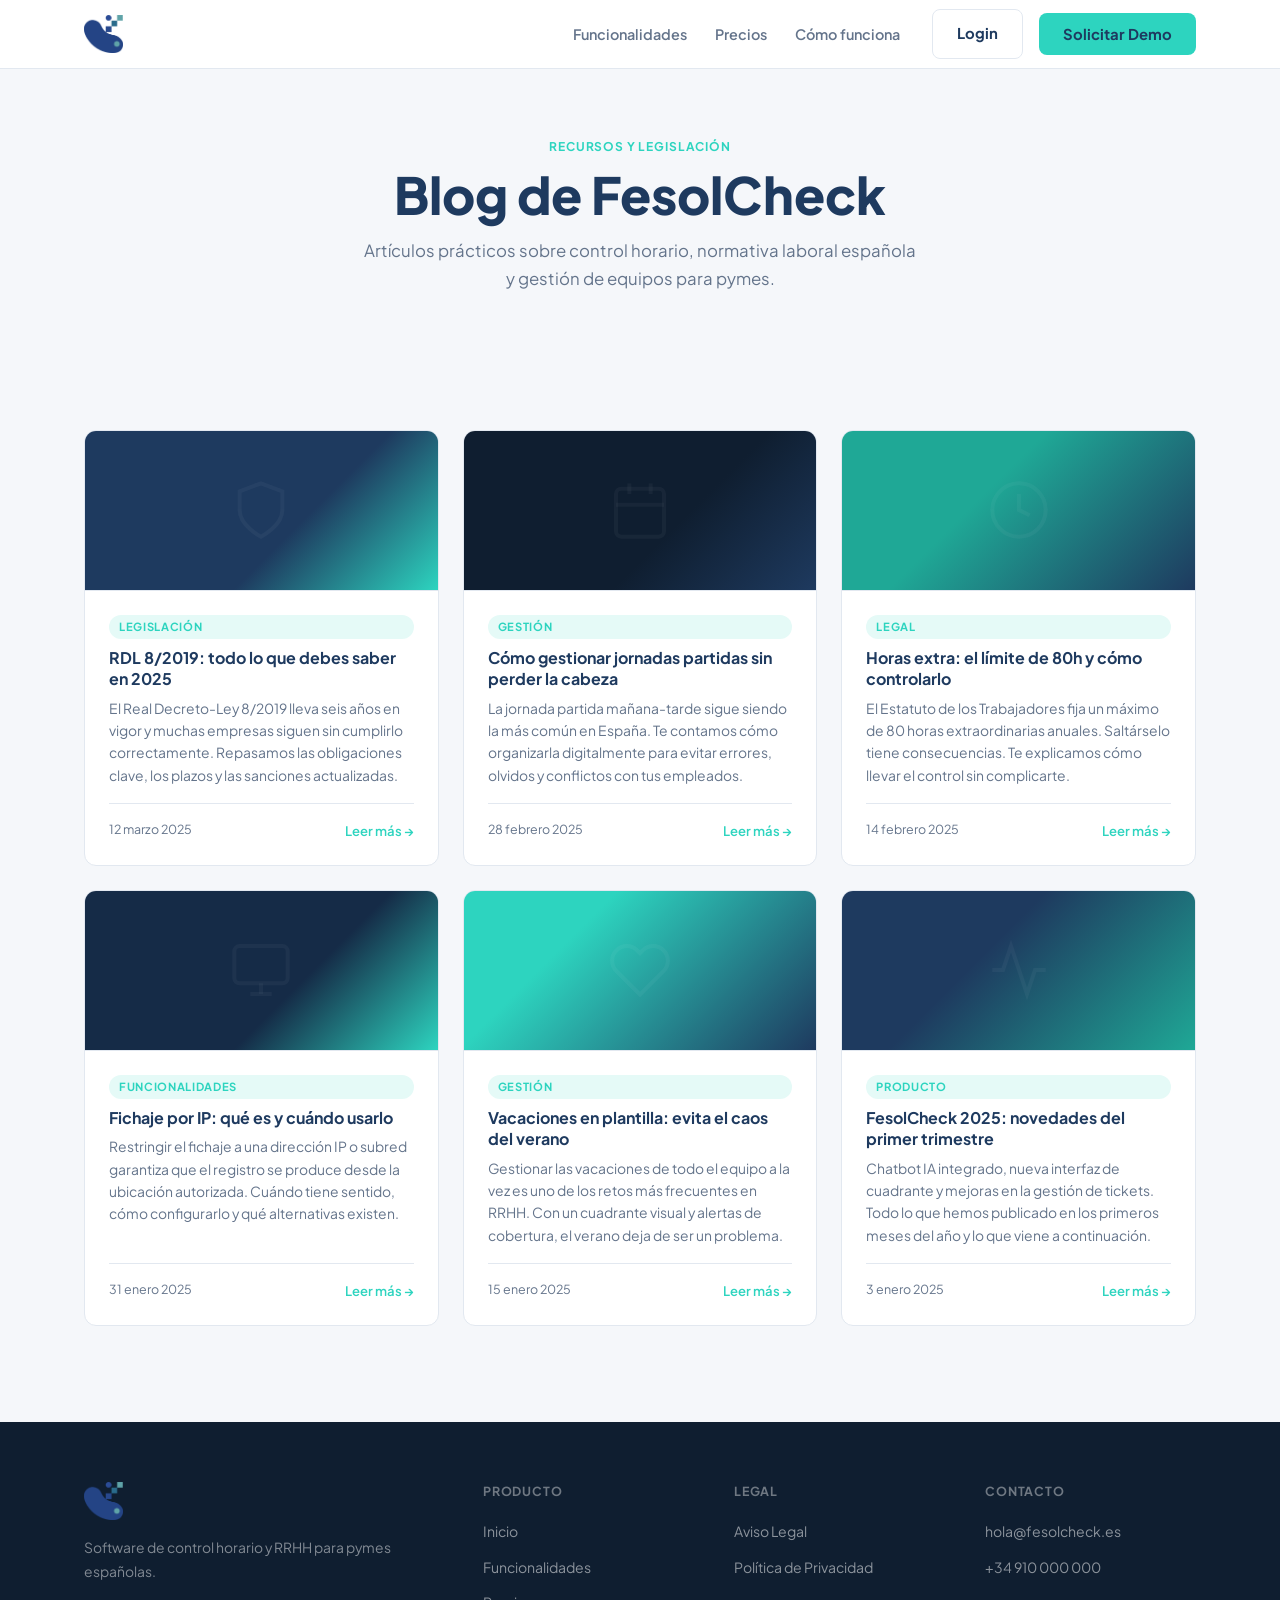
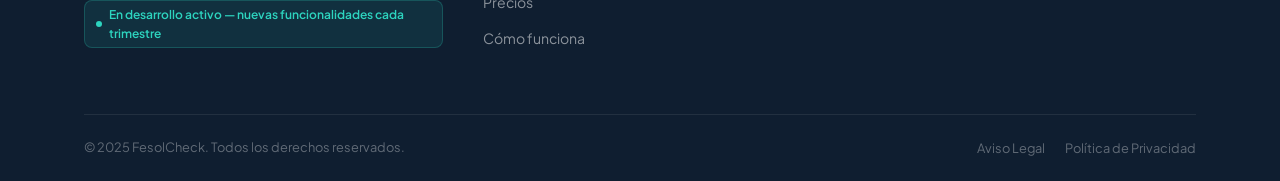
<file: fesolcheck-web/blog.html>
﻿<!DOCTYPE html>
<html lang="es">
<head>
  <meta charset="UTF-8">
  <meta name="viewport" content="width=device-width, initial-scale=1.0">
  <title>Blog — FesolCheck</title>
  <meta name="description" content="Artículos sobre control horario, legislación laboral española, RDL 8/2019 y gestión de equipos.">
  <link rel="preconnect" href="https://fonts.googleapis.com">
  <link rel="preconnect" href="https://fonts.gstatic.com" crossorigin>
  <link href="https://fonts.googleapis.com/css2?family=Plus+Jakarta+Sans:wght@400;500;600;700;800&display=swap" rel="stylesheet">
  <link rel="stylesheet" href="css/variables.css">
  <link rel="stylesheet" href="css/base.css">
  <link rel="stylesheet" href="css/layout.css">
  <link rel="stylesheet" href="css/components.css">
  <link rel="stylesheet" href="css/hero.css">
  <link rel="stylesheet" href="css/sections.css">
  <link rel="stylesheet" href="css/responsive.css">
  <style>
    /* Blog card art patterns using SVG + CSS colors */
    .bart-1 { background: linear-gradient(135deg, #1E3A5F 60%, #2DD4BF 100%); }
    .bart-2 { background: linear-gradient(135deg, #0F1E30 60%, #1E3A5F 100%); }
    .bart-3 { background: linear-gradient(135deg, #1FA896 40%, #1E3A5F 100%); }
    .bart-4 { background: linear-gradient(135deg, #152B47 60%, #2DD4BF 100%); }
    .bart-5 { background: linear-gradient(135deg, #2DD4BF 30%, #1E3A5F 100%); }
    .bart-6 { background: linear-gradient(135deg, #1E3A5F 40%, #1FA896 100%); }
    .blog-art-icon { color: rgba(255,255,255,.22); }
  </style>
</head>
<body>

<!-- NAVBAR -->
<nav class="navbar" id="navbar">
  <div class="container">
    <div class="navbar-inner">
      <a href="../index.html" class="logo">
        <img class="logo-img" src="../img/fesol.png" alt="FesolCheck">
      </a>
      <ul class="nav-links">
        <li><a href="funcionalidades.html">Funcionalidades</a></li>
        <li><a href="precios.html">Precios</a></li>
        <li><a href="funcionamiento.html">Cómo funciona</a></li>
      </ul>
      <a href="https://fesolcheck.ricardorm.es" class="btn btn-login nav-login" target="_blank" rel="noopener noreferrer">Login</a>
      <button class="btn btn-accent nav-cta" onclick="tryOpenModal()">Solicitar Demo</button>
      <button class="hamburger" id="hamburger" aria-label="Menú" aria-expanded="false">
        <span></span><span></span><span></span>
      </button>
    </div>
  </div>
  <div class="mobile-menu" id="mobile-menu">
    <a href="funcionalidades.html">Funcionalidades</a>
    <a href="precios.html">Precios</a>
    <a href="funcionamiento.html">Cómo funciona</a>
    <a href="https://fesolcheck.ricardorm.es" class="btn btn-login" target="_blank" rel="noopener noreferrer">Login</a>
    <button class="btn btn-accent" onclick="tryOpenModal()">Solicitar Demo</button>
  </div>
</nav>

<!-- HERO SM -->
<section class="hero-sm">
  <div class="container">
    <span class="tag">Recursos y legislación</span>
    <h1>Blog de FesolCheck</h1>
    <p>Artículos prácticos sobre control horario, normativa laboral española y gestión de equipos para pymes.</p>
  </div>
</section>

<!-- BLOG GRID -->
<section class="section" style="background:var(--c-bg);">
  <div class="container">
    <div class="blog-grid">

      <article class="blog-card fade-up">
        <div class="blog-card-art bart-1">
          <div class="blog-art">
            <svg class="blog-art-icon" width="64" height="64" viewBox="0 0 24 24" fill="none" stroke="currentColor" stroke-width="1.5"><path d="M12 22s8-4 8-10V5l-8-3-8 3v7c0 6 8 10 8 10z"/></svg>
          </div>
        </div>
        <div class="blog-card-body">
          <span class="blog-cat">Legislación</span>
          <h3>RDL 8/2019: todo lo que debes saber en 2025</h3>
          <p class="blog-excerpt">El Real Decreto-Ley 8/2019 lleva seis años en vigor y muchas empresas siguen sin cumplirlo correctamente. Repasamos las obligaciones clave, los plazos y las sanciones actualizadas.</p>
          <div class="blog-card-footer">
            <span class="blog-date">12 marzo 2025</span>
            <a href="#" class="blog-read">Leer más →</a>
          </div>
        </div>
      </article>

      <article class="blog-card fade-up">
        <div class="blog-card-art bart-2">
          <div class="blog-art">
            <svg class="blog-art-icon" width="64" height="64" viewBox="0 0 24 24" fill="none" stroke="currentColor" stroke-width="1.5"><rect x="3" y="4" width="18" height="18" rx="2"/><line x1="16" y1="2" x2="16" y2="6"/><line x1="8" y1="2" x2="8" y2="6"/><line x1="3" y1="10" x2="21" y2="10"/></svg>
          </div>
        </div>
        <div class="blog-card-body">
          <span class="blog-cat">Gestión</span>
          <h3>Cómo gestionar jornadas partidas sin perder la cabeza</h3>
          <p class="blog-excerpt">La jornada partida mañana-tarde sigue siendo la más común en España. Te contamos cómo organizarla digitalmente para evitar errores, olvidos y conflictos con tus empleados.</p>
          <div class="blog-card-footer">
            <span class="blog-date">28 febrero 2025</span>
            <a href="#" class="blog-read">Leer más →</a>
          </div>
        </div>
      </article>

      <article class="blog-card fade-up">
        <div class="blog-card-art bart-3">
          <div class="blog-art">
            <svg class="blog-art-icon" width="64" height="64" viewBox="0 0 24 24" fill="none" stroke="currentColor" stroke-width="1.5"><circle cx="12" cy="12" r="10"/><polyline points="12 6 12 12 16 14"/></svg>
          </div>
        </div>
        <div class="blog-card-body">
          <span class="blog-cat">Legal</span>
          <h3>Horas extra: el límite de 80h y cómo controlarlo</h3>
          <p class="blog-excerpt">El Estatuto de los Trabajadores fija un máximo de 80 horas extraordinarias anuales. Saltárselo tiene consecuencias. Te explicamos cómo llevar el control sin complicarte.</p>
          <div class="blog-card-footer">
            <span class="blog-date">14 febrero 2025</span>
            <a href="#" class="blog-read">Leer más →</a>
          </div>
        </div>
      </article>

      <article class="blog-card fade-up">
        <div class="blog-card-art bart-4">
          <div class="blog-art">
            <svg class="blog-art-icon" width="64" height="64" viewBox="0 0 24 24" fill="none" stroke="currentColor" stroke-width="1.5"><rect x="2" y="3" width="20" height="14" rx="2"/><line x1="8" y1="21" x2="16" y2="21"/><line x1="12" y1="17" x2="12" y2="21"/></svg>
          </div>
        </div>
        <div class="blog-card-body">
          <span class="blog-cat">Funcionalidades</span>
          <h3>Fichaje por IP: qué es y cuándo usarlo</h3>
          <p class="blog-excerpt">Restringir el fichaje a una dirección IP o subred garantiza que el registro se produce desde la ubicación autorizada. Cuándo tiene sentido, cómo configurarlo y qué alternativas existen.</p>
          <div class="blog-card-footer">
            <span class="blog-date">31 enero 2025</span>
            <a href="#" class="blog-read">Leer más →</a>
          </div>
        </div>
      </article>

      <article class="blog-card fade-up">
        <div class="blog-card-art bart-5">
          <div class="blog-art">
            <svg class="blog-art-icon" width="64" height="64" viewBox="0 0 24 24" fill="none" stroke="currentColor" stroke-width="1.5"><path d="M20.84 4.61a5.5 5.5 0 0 0-7.78 0L12 5.67l-1.06-1.06a5.5 5.5 0 0 0-7.78 7.78l1.06 1.06L12 21.23l7.78-7.78 1.06-1.06a5.5 5.5 0 0 0 0-7.78z"/></svg>
          </div>
        </div>
        <div class="blog-card-body">
          <span class="blog-cat">Gestión</span>
          <h3>Vacaciones en plantilla: evita el caos del verano</h3>
          <p class="blog-excerpt">Gestionar las vacaciones de todo el equipo a la vez es uno de los retos más frecuentes en RRHH. Con un cuadrante visual y alertas de cobertura, el verano deja de ser un problema.</p>
          <div class="blog-card-footer">
            <span class="blog-date">15 enero 2025</span>
            <a href="#" class="blog-read">Leer más →</a>
          </div>
        </div>
      </article>

      <article class="blog-card fade-up">
        <div class="blog-card-art bart-6">
          <div class="blog-art">
            <svg class="blog-art-icon" width="64" height="64" viewBox="0 0 24 24" fill="none" stroke="currentColor" stroke-width="1.5"><polyline points="22 12 18 12 15 21 9 3 6 12 2 12"/></svg>
          </div>
        </div>
        <div class="blog-card-body">
          <span class="blog-cat">Producto</span>
          <h3>FesolCheck 2025: novedades del primer trimestre</h3>
          <p class="blog-excerpt">Chatbot IA integrado, nueva interfaz de cuadrante y mejoras en la gestión de tickets. Todo lo que hemos publicado en los primeros meses del año y lo que viene a continuación.</p>
          <div class="blog-card-footer">
            <span class="blog-date">3 enero 2025</span>
            <a href="#" class="blog-read">Leer más →</a>
          </div>
        </div>
      </article>

    </div>
  </div>
</section>

<!-- FOOTER -->
<footer class="footer">
  <div class="container">
    <div class="footer-top">
      <div>
        <a href="../index.html" class="logo footer-logo">
          <img class="logo-img" src="../img/fesol.png" alt="FesolCheck">
        </a>
        <p class="footer-desc">Software de control horario y RRHH para pymes españolas.</p>
        <div class="footer-live"><div class="live-dot"></div>En desarrollo activo — nuevas funcionalidades cada trimestre</div>
      </div>
      <div class="footer-col">
        <h4>Producto</h4>
        <ul>
          <li><a href="../index.html">Inicio</a></li>
          <li><a href="funcionalidades.html">Funcionalidades</a></li>
          <li><a href="precios.html">Precios</a></li>
          <li><a href="funcionamiento.html">Cómo funciona</a></li>
        </ul>
      </div>
      <div class="footer-col">
        <h4>Legal</h4>
        <ul>
          <li><a href="aviso-legal.html">Aviso Legal</a></li>
          <li><a href="privacidad.html">Política de Privacidad</a></li>
        </ul>
      </div>
      <div class="footer-col">
        <h4>Contacto</h4>
        <ul>
          <li><a href="mailto:hola@fesolcheck.es">hola@fesolcheck.es</a></li>
          <li><a href="tel:+34910000000">+34 910 000 000</a></li>
        </ul>
      </div>
    </div>
    <div class="footer-bottom">
      <p>© 2025 FesolCheck. Todos los derechos reservados.</p>
      <div class="footer-legal">
        <a href="aviso-legal.html">Aviso Legal</a>
        <a href="privacidad.html">Política de Privacidad</a>
      </div>
    </div>
  </div>
</footer>

<script src="js/navbar.js"></script>
<script src="js/scroll-animations.js"></script>
</body>
</html>
</file>
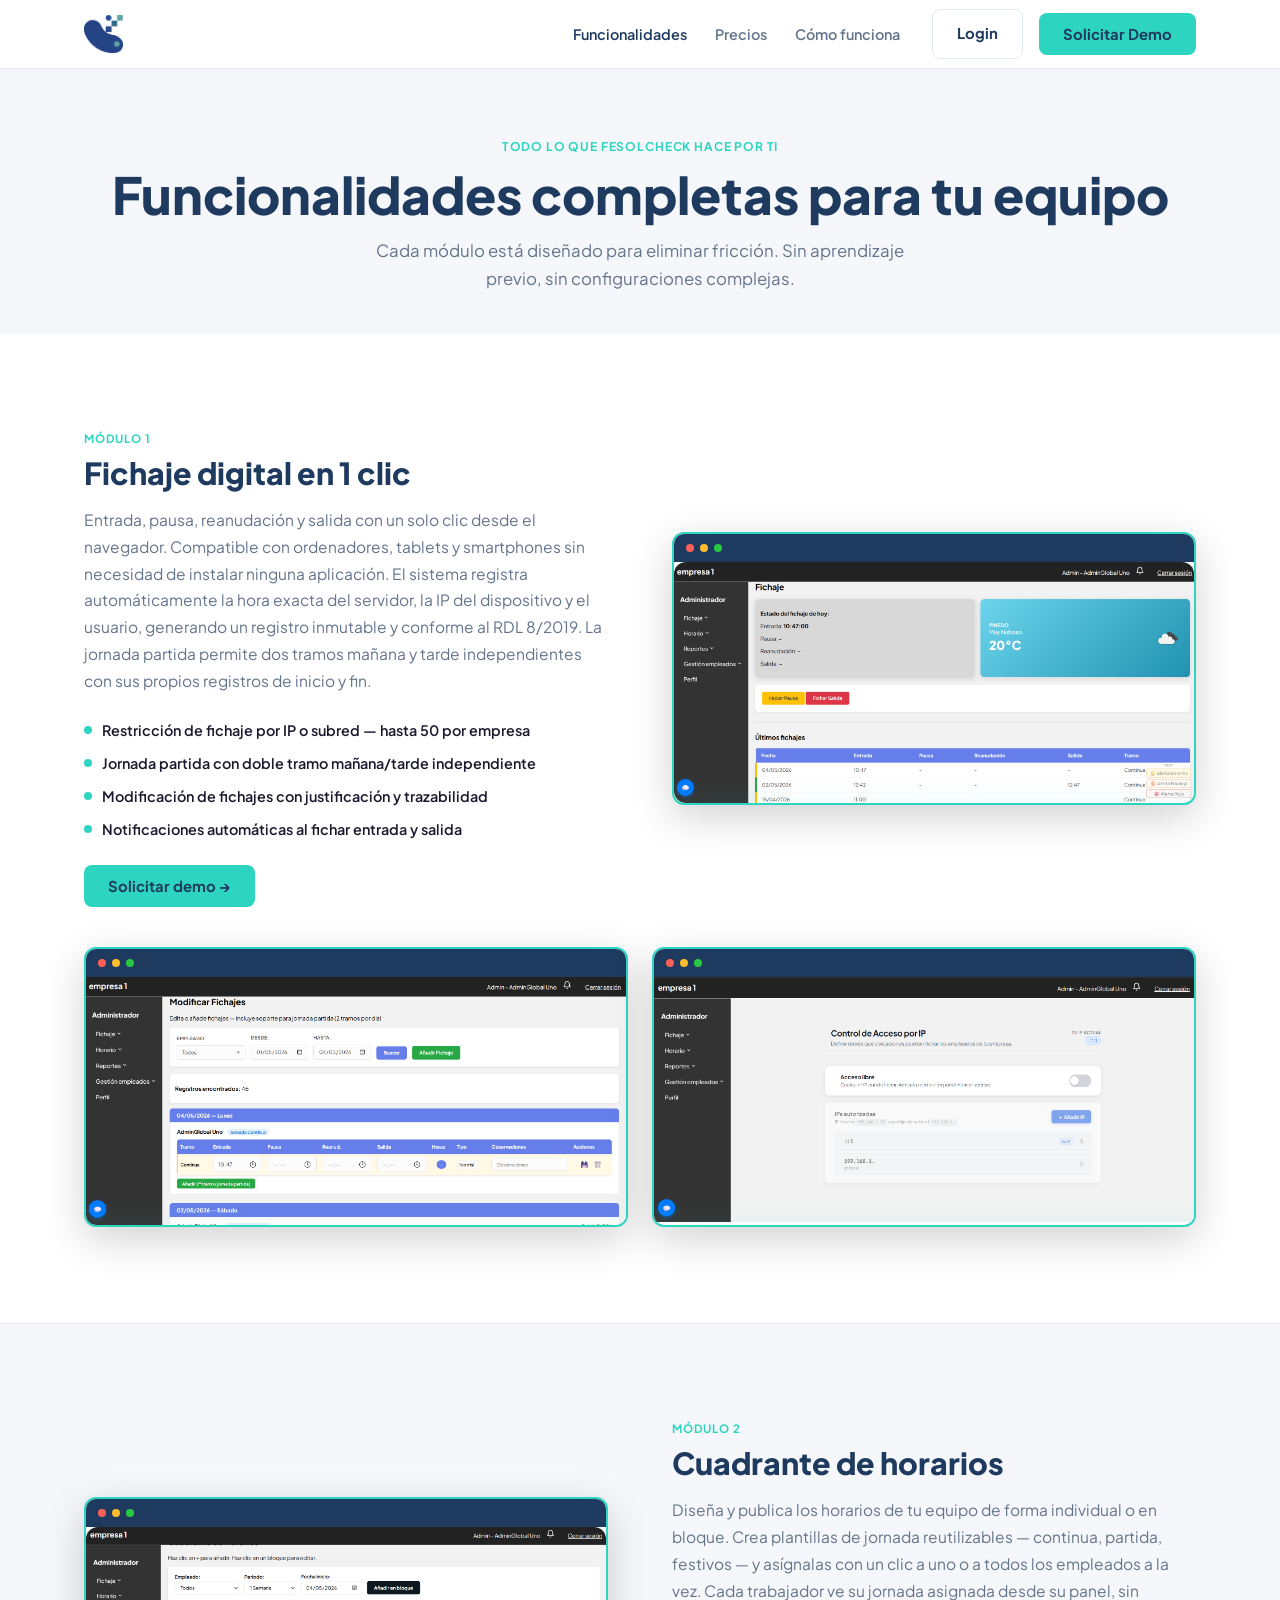
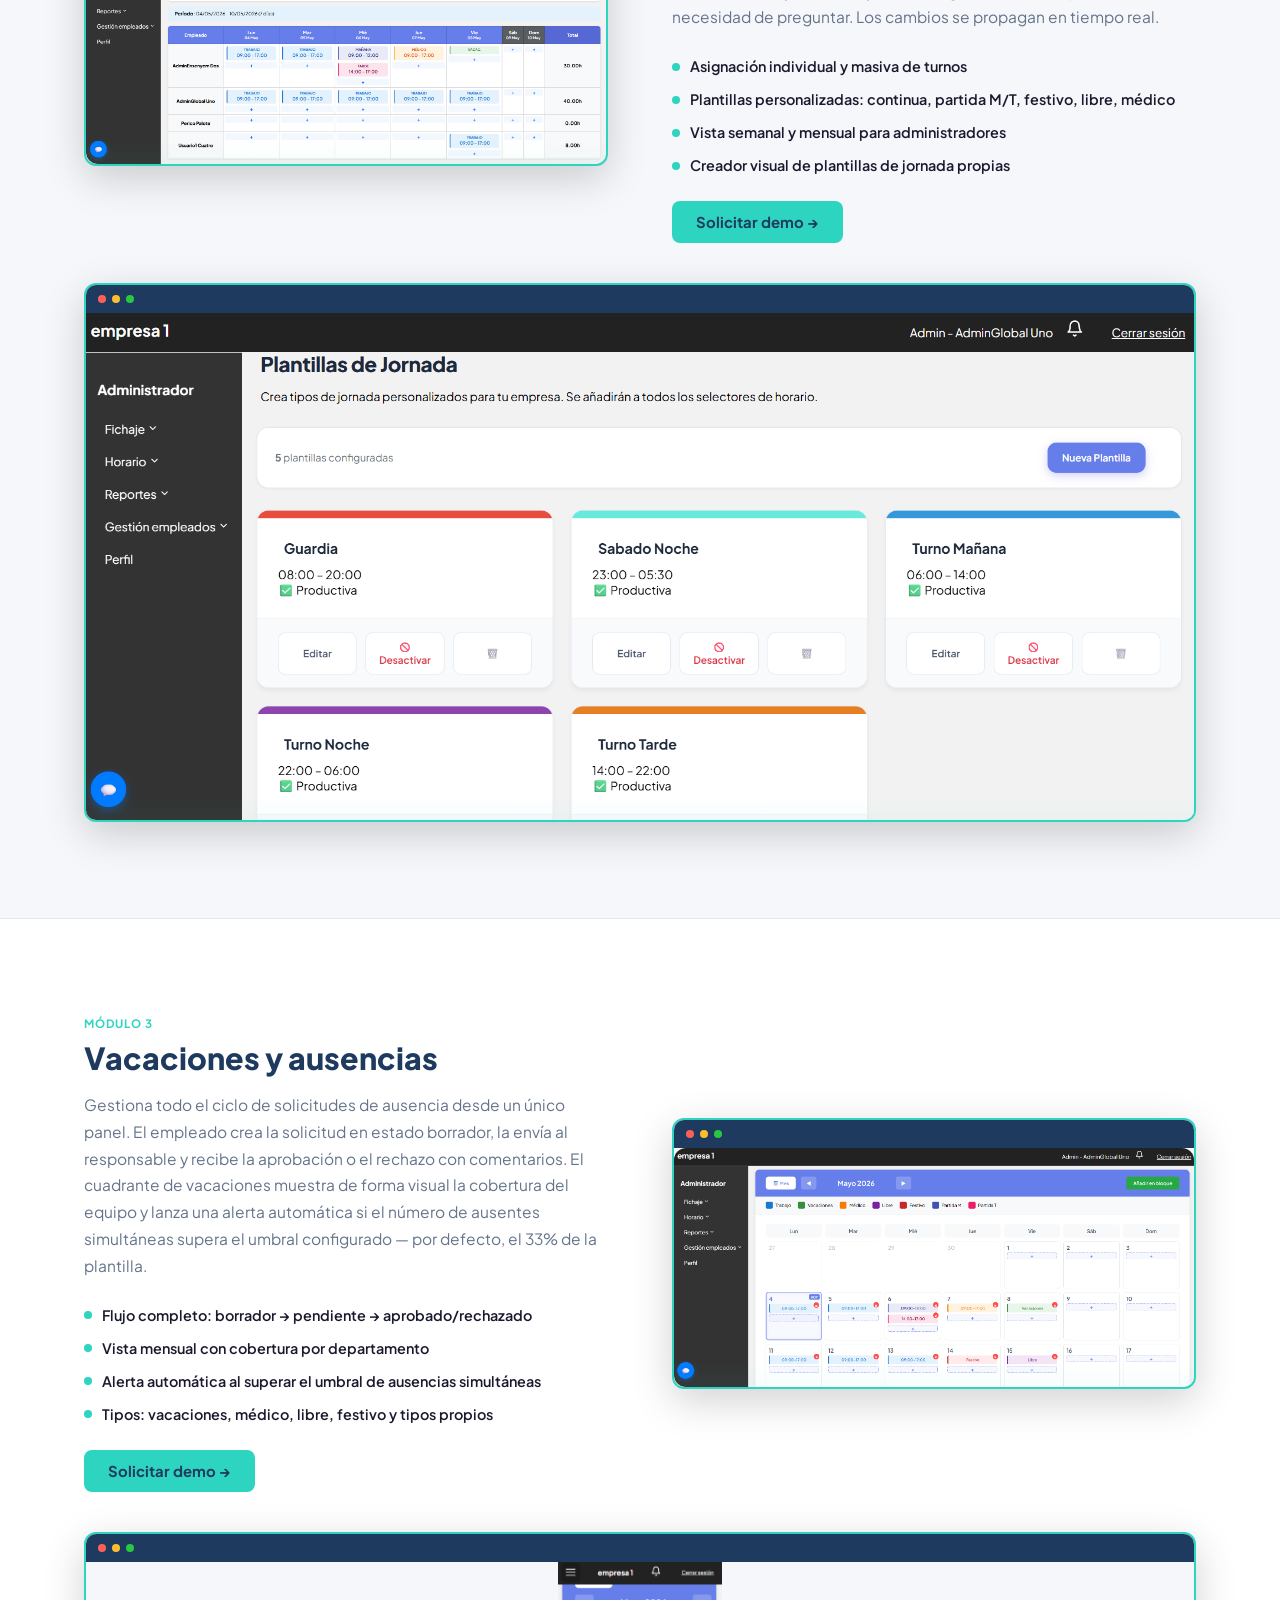
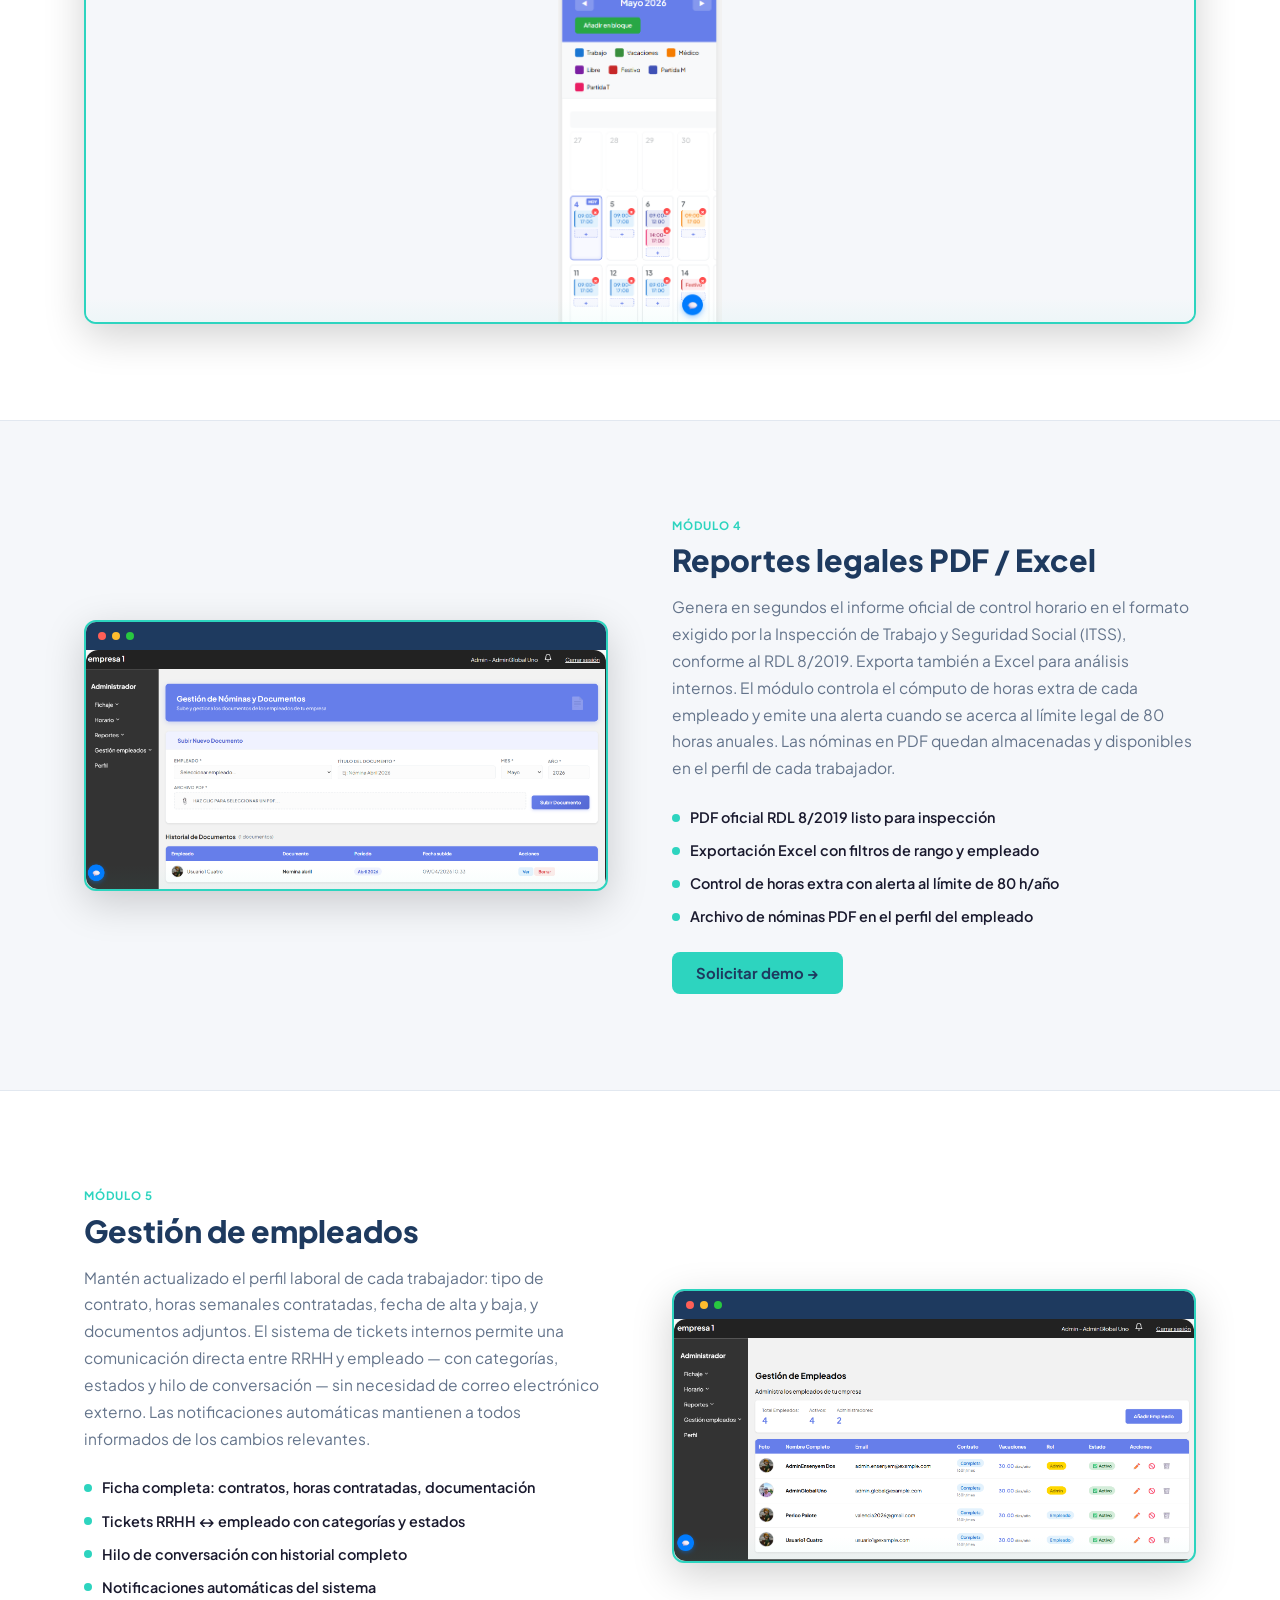
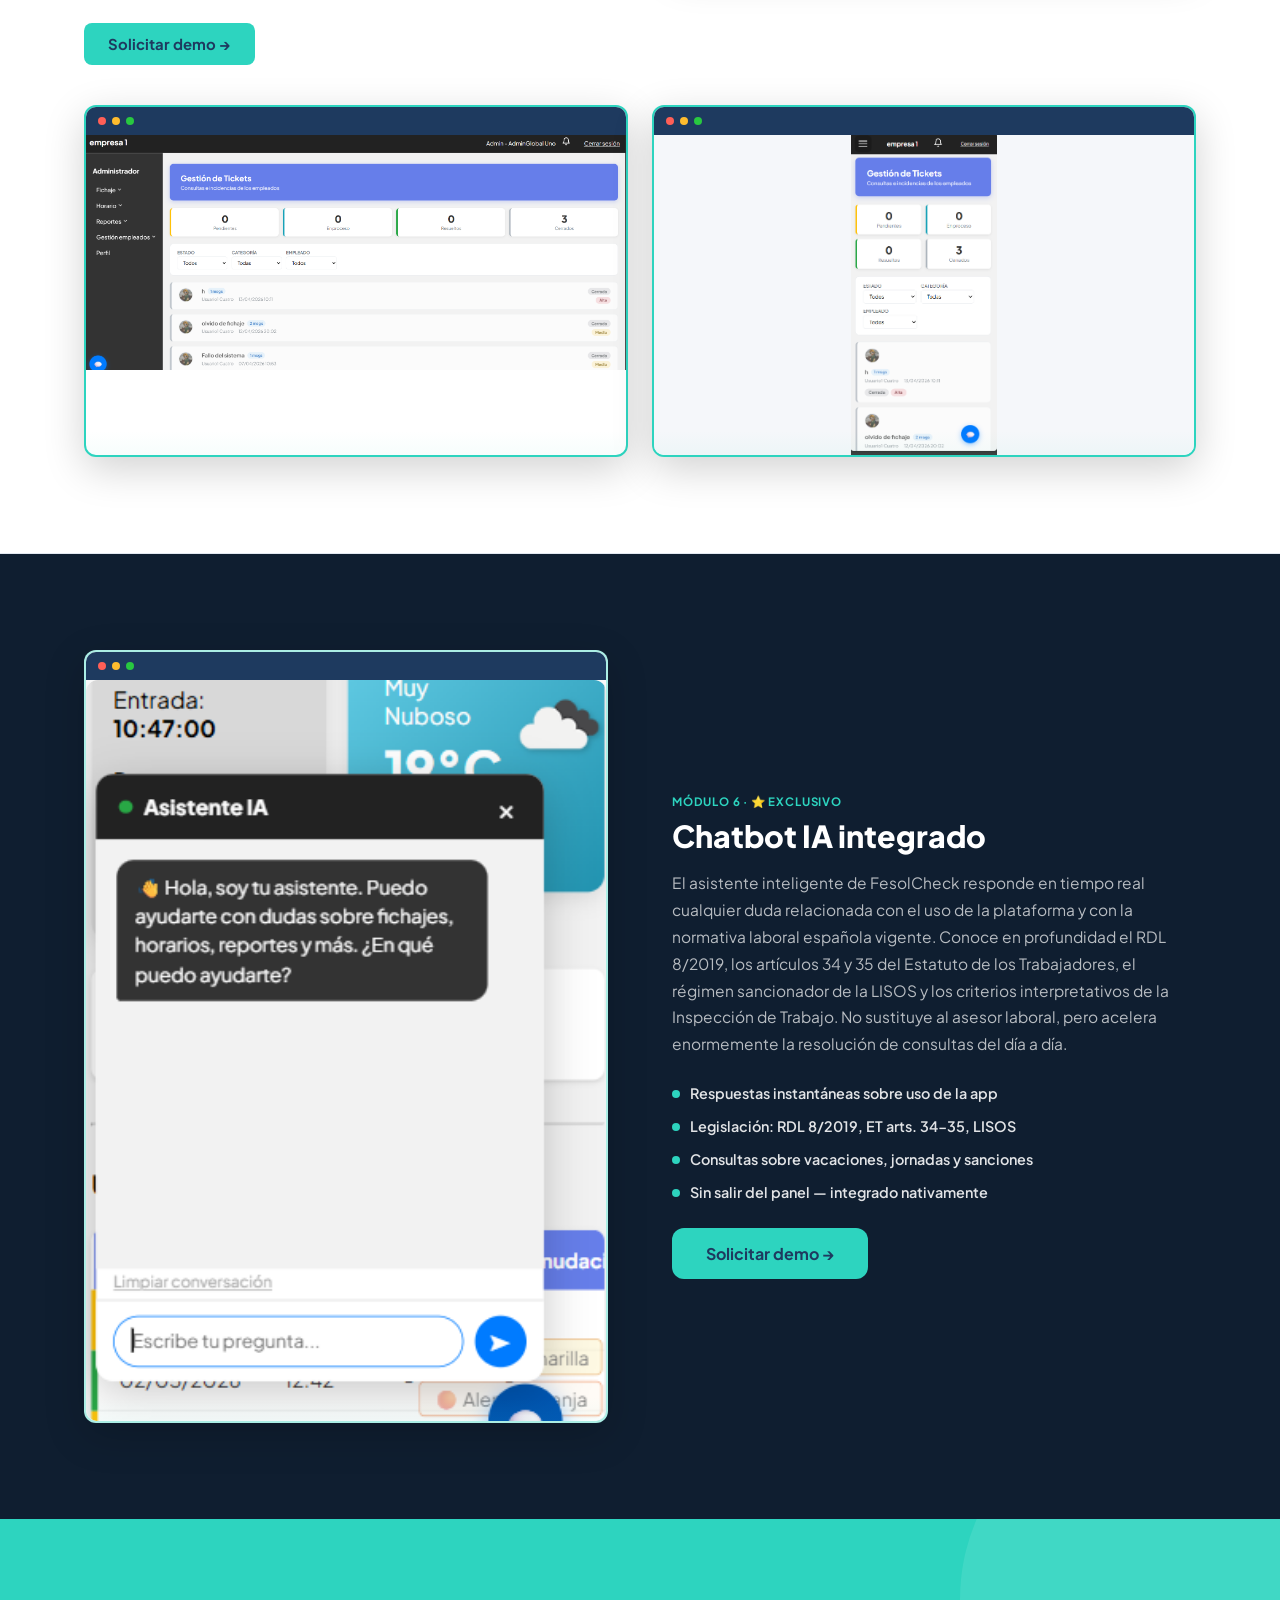
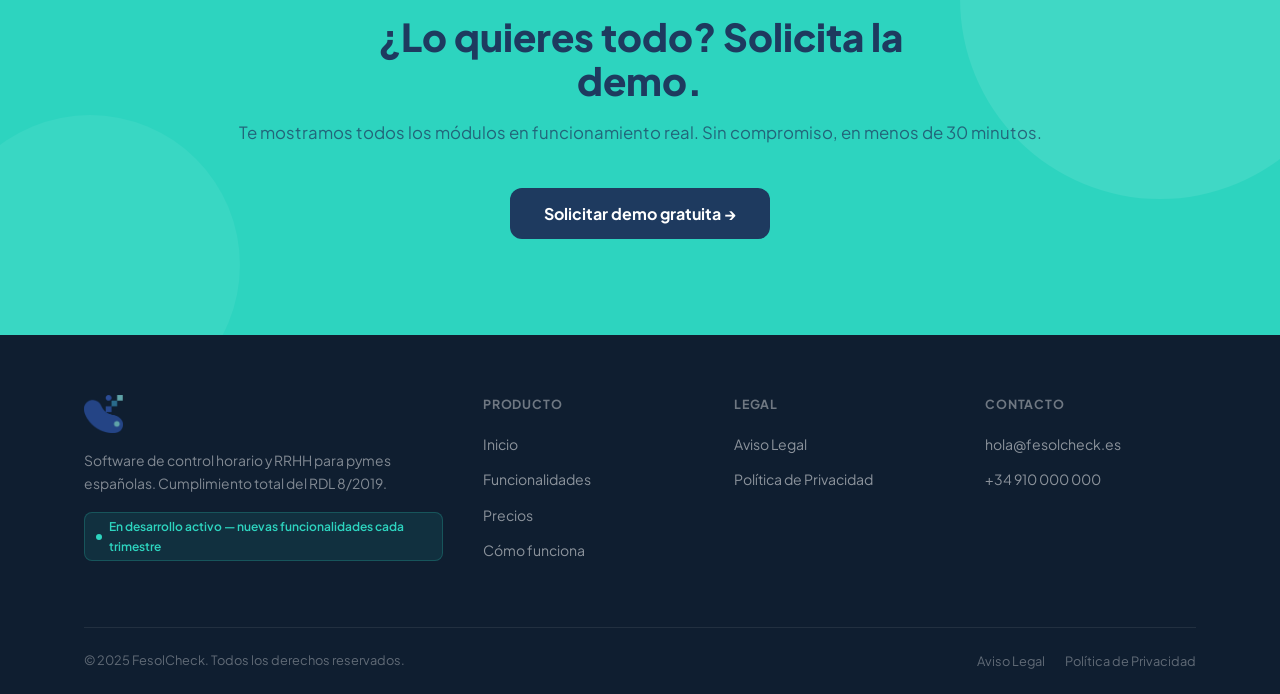
<file: fesolcheck-web/funcionalidades.html>
﻿<!DOCTYPE html>
<html lang="es">
<head>
  <meta charset="UTF-8">
  <meta name="viewport" content="width=device-width, initial-scale=1.0">
  <title>Funcionalidades — FesolCheck</title>
  <meta name="description" content="Todos los módulos de FesolCheck: fichaje digital, cuadrantes, vacaciones, reportes legales, gestión de empleados y chatbot IA.">
  <link rel="preconnect" href="https://fonts.googleapis.com">
  <link rel="preconnect" href="https://fonts.gstatic.com" crossorigin>
  <link href="https://fonts.googleapis.com/css2?family=Plus+Jakarta+Sans:wght@400;500;600;700;800&display=swap" rel="stylesheet">
  <link rel="stylesheet" href="css/variables.css">
  <link rel="stylesheet" href="css/base.css">
  <link rel="stylesheet" href="css/layout.css">
  <link rel="stylesheet" href="css/components.css">
  <link rel="stylesheet" href="css/modal.css">
  <link rel="stylesheet" href="css/hero.css">
  <link rel="stylesheet" href="css/sections.css">
  <link rel="stylesheet" href="css/responsive.css">
</head>
<body>

<!-- NAVBAR -->
<nav class="navbar" id="navbar">
  <div class="container">
    <div class="navbar-inner">
      <a href="../index.html" class="logo">
        <img class="logo-img" src="../img/fesol.png" alt="FesolCheck">
      </a>
      <ul class="nav-links">
        <li><a href="funcionalidades.html" class="active">Funcionalidades</a></li>
        <li><a href="precios.html">Precios</a></li>
        <li><a href="funcionamiento.html">Cómo funciona</a></li>
      </ul>
      <a href="https://fesolcheck.ricardorm.es" class="btn btn-login nav-login" target="_blank" rel="noopener noreferrer">Login</a>
      <button class="btn btn-accent nav-cta" onclick="tryOpenModal()">Solicitar Demo</button>
      <button class="hamburger" id="hamburger" aria-label="Menú" aria-expanded="false">
        <span></span><span></span><span></span>
      </button>
    </div>
  </div>
  <div class="mobile-menu" id="mobile-menu">
    <a href="funcionalidades.html">Funcionalidades</a>
    <a href="precios.html">Precios</a>
    <a href="funcionamiento.html">Cómo funciona</a>
    <a href="https://fesolcheck.ricardorm.es" class="btn btn-login" target="_blank" rel="noopener noreferrer">Login</a>
    <button class="btn btn-accent" onclick="tryOpenModal()">Solicitar Demo</button>
  </div>
</nav>

<!-- HERO SM -->
<section class="hero-sm">
  <div class="container">
    <span class="tag">Todo lo que FesolCheck hace por ti</span>
    <h1>Funcionalidades completas para tu equipo</h1>
    <p>Cada módulo está diseñado para eliminar fricción. Sin aprendizaje previo, sin configuraciones complejas.</p>
  </div>
</section>

<!-- MODULES -->
<main class="modules-wrap">

  <!-- 1 · FICHAJE -->
  <div class="module-section" id="fichaje">
    <div class="container">
      <div class="module-grid">
        <div class="col-content fade-left">
          <span class="module-tag">Módulo 1</span>
          <h2>Fichaje digital en 1 clic</h2>
          <p class="desc">Entrada, pausa, reanudación y salida con un solo clic desde el navegador. Compatible con ordenadores, tablets y smartphones sin necesidad de instalar ninguna aplicación. El sistema registra automáticamente la hora exacta del servidor, la IP del dispositivo y el usuario, generando un registro inmutable y conforme al RDL 8/2019. La jornada partida permite dos tramos mañana y tarde independientes con sus propios registros de inicio y fin.</p>
          <ul class="module-bullets">
            <li class="module-bullet"><div class="bullet-dot"></div>Restricción de fichaje por IP o subred — hasta 50 por empresa</li>
            <li class="module-bullet"><div class="bullet-dot"></div>Jornada partida con doble tramo mañana/tarde independiente</li>
            <li class="module-bullet"><div class="bullet-dot"></div>Modificación de fichajes con justificación y trazabilidad</li>
            <li class="module-bullet"><div class="bullet-dot"></div>Notificaciones automáticas al fichar entrada y salida</li>
          </ul>
          <button class="btn btn-accent" onclick="tryOpenModal()">Solicitar demo →</button>
        </div>
        <div class="col-img fade-right">
          <div class="mockup-desktop">
            <div class="mockup-bar"><span></span><span></span><span></span></div>
            <div class="mockup-screen">
              <img src="../img/fichaje_escritorio.png" alt="Fichaje en escritorio">
            </div>
          </div>
        </div>
      </div>
      <div style="margin-top:var(--sp-xl); display:grid; grid-template-columns:1fr 1fr; gap:var(--sp-lg);">
        <div class="mockup-desktop">
          <div class="mockup-bar"><span></span><span></span><span></span></div>
          <div class="mockup-screen"><img src="../img/modificar_fichaje_escritorio.png" alt="Modificar fichaje"></div>
        </div>
        <div class="mockup-desktop">
          <div class="mockup-bar"><span></span><span></span><span></span></div>
          <div class="mockup-screen"><img src="../img/acceso_ip_escritorio.png" alt="Control de acceso por IP"></div>
        </div>
      </div>
    </div>
  </div>

  <!-- 2 · CUADRANTE -->
  <div class="module-section" id="cuadrante" style="background:var(--c-bg);">
    <div class="container">
      <div class="module-grid reversed">
        <div class="col-img fade-left">
          <div class="mockup-desktop">
            <div class="mockup-bar"><span></span><span></span><span></span></div>
            <div class="mockup-screen">
              <img src="../img/cuadrante_escritorio.png" alt="Cuadrante de horarios">
            </div>
          </div>
        </div>
        <div class="col-content fade-right">
          <span class="module-tag">Módulo 2</span>
          <h2>Cuadrante de horarios</h2>
          <p class="desc">Diseña y publica los horarios de tu equipo de forma individual o en bloque. Crea plantillas de jornada reutilizables — continua, partida, festivos — y asígnalas con un clic a uno o a todos los empleados a la vez. Cada trabajador ve su jornada asignada desde su panel, sin necesidad de preguntar. Los cambios se propagan en tiempo real.</p>
          <ul class="module-bullets">
            <li class="module-bullet"><div class="bullet-dot"></div>Asignación individual y masiva de turnos</li>
            <li class="module-bullet"><div class="bullet-dot"></div>Plantillas personalizadas: continua, partida M/T, festivo, libre, médico</li>
            <li class="module-bullet"><div class="bullet-dot"></div>Vista semanal y mensual para administradores</li>
            <li class="module-bullet"><div class="bullet-dot"></div>Creador visual de plantillas de jornada propias</li>
          </ul>
          <button class="btn btn-accent" onclick="tryOpenModal()">Solicitar demo →</button>
        </div>
      </div>
      <div style="margin-top:var(--sp-xl);">
        <div class="mockup-desktop">
          <div class="mockup-bar"><span></span><span></span><span></span></div>
          <div class="mockup-screen"><img src="../img/Creador_plantillas_jornada.png" alt="Creador de plantillas"></div>
        </div>
      </div>
    </div>
  </div>

  <!-- 3 · VACACIONES -->
  <div class="module-section" id="vacaciones">
    <div class="container">
      <div class="module-grid">
        <div class="col-content fade-left">
          <span class="module-tag">Módulo 3</span>
          <h2>Vacaciones y ausencias</h2>
          <p class="desc">Gestiona todo el ciclo de solicitudes de ausencia desde un único panel. El empleado crea la solicitud en estado borrador, la envía al responsable y recibe la aprobación o el rechazo con comentarios. El cuadrante de vacaciones muestra de forma visual la cobertura del equipo y lanza una alerta automática si el número de ausentes simultáneas supera el umbral configurado — por defecto, el 33% de la plantilla.</p>
          <ul class="module-bullets">
            <li class="module-bullet"><div class="bullet-dot"></div>Flujo completo: borrador → pendiente → aprobado/rechazado</li>
            <li class="module-bullet"><div class="bullet-dot"></div>Vista mensual con cobertura por departamento</li>
            <li class="module-bullet"><div class="bullet-dot"></div>Alerta automática al superar el umbral de ausencias simultáneas</li>
            <li class="module-bullet"><div class="bullet-dot"></div>Tipos: vacaciones, médico, libre, festivo y tipos propios</li>
          </ul>
          <button class="btn btn-accent" onclick="tryOpenModal()">Solicitar demo →</button>
        </div>
        <div class="col-img fade-right">
          <div class="mockup-desktop">
            <div class="mockup-bar"><span></span><span></span><span></span></div>
            <div class="mockup-screen">
              <img src="../img/calendario_escritorio.png" alt="Calendario de vacaciones">
            </div>
          </div>
        </div>
      </div>
      <div style="margin-top:var(--sp-xl);">
        <div class="mockup-desktop">
          <div class="mockup-bar"><span></span><span></span><span></span></div>
          <div class="mockup-screen"><img src="../img/calendario_movil.png" alt="Vacaciones en móvil" style="max-height:360px;object-fit:contain;background:var(--c-bg);"></div>
        </div>
      </div>
    </div>
  </div>

  <!-- 4 · REPORTES -->
  <div class="module-section" id="reportes" style="background:var(--c-bg);">
    <div class="container">
      <div class="module-grid reversed">
        <div class="col-img fade-left">
          <div class="mockup-desktop">
            <div class="mockup-bar"><span></span><span></span><span></span></div>
            <div class="mockup-screen">
              <img src="../img/gestor_nominas_documeto_escritorio.png" alt="Reportes legales">
            </div>
          </div>
        </div>
        <div class="col-content fade-right">
          <span class="module-tag">Módulo 4</span>
          <h2>Reportes legales PDF / Excel</h2>
          <p class="desc">Genera en segundos el informe oficial de control horario en el formato exigido por la Inspección de Trabajo y Seguridad Social (ITSS), conforme al RDL 8/2019. Exporta también a Excel para análisis internos. El módulo controla el cómputo de horas extra de cada empleado y emite una alerta cuando se acerca al límite legal de 80 horas anuales. Las nóminas en PDF quedan almacenadas y disponibles en el perfil de cada trabajador.</p>
          <ul class="module-bullets">
            <li class="module-bullet"><div class="bullet-dot"></div>PDF oficial RDL 8/2019 listo para inspección</li>
            <li class="module-bullet"><div class="bullet-dot"></div>Exportación Excel con filtros de rango y empleado</li>
            <li class="module-bullet"><div class="bullet-dot"></div>Control de horas extra con alerta al límite de 80 h/año</li>
            <li class="module-bullet"><div class="bullet-dot"></div>Archivo de nóminas PDF en el perfil del empleado</li>
          </ul>
          <button class="btn btn-accent" onclick="tryOpenModal()">Solicitar demo →</button>
        </div>
      </div>
    </div>
  </div>

  <!-- 5 · EMPLEADOS -->
  <div class="module-section" id="empleados">
    <div class="container">
      <div class="module-grid">
        <div class="col-content fade-left">
          <span class="module-tag">Módulo 5</span>
          <h2>Gestión de empleados</h2>
          <p class="desc">Mantén actualizado el perfil laboral de cada trabajador: tipo de contrato, horas semanales contratadas, fecha de alta y baja, y documentos adjuntos. El sistema de tickets internos permite una comunicación directa entre RRHH y empleado — con categorías, estados y hilo de conversación — sin necesidad de correo electrónico externo. Las notificaciones automáticas mantienen a todos informados de los cambios relevantes.</p>
          <ul class="module-bullets">
            <li class="module-bullet"><div class="bullet-dot"></div>Ficha completa: contratos, horas contratadas, documentación</li>
            <li class="module-bullet"><div class="bullet-dot"></div>Tickets RRHH ↔ empleado con categorías y estados</li>
            <li class="module-bullet"><div class="bullet-dot"></div>Hilo de conversación con historial completo</li>
            <li class="module-bullet"><div class="bullet-dot"></div>Notificaciones automáticas del sistema</li>
          </ul>
          <button class="btn btn-accent" onclick="tryOpenModal()">Solicitar demo →</button>
        </div>
        <div class="col-img fade-right">
          <div class="mockup-desktop">
            <div class="mockup-bar"><span></span><span></span><span></span></div>
            <div class="mockup-screen">
              <img src="../img/gestion_empleados.png" alt="Gestión de empleados">
            </div>
          </div>
        </div>
      </div>
      <div style="margin-top:var(--sp-xl); display:grid; grid-template-columns:1fr 1fr; gap:var(--sp-lg);">
        <div class="mockup-desktop">
          <div class="mockup-bar"><span></span><span></span><span></span></div>
          <div class="mockup-screen"><img src="../img/gestor_tickest_escritorio.png" alt="Sistema de tickets"></div>
        </div>
        <div class="mockup-desktop">
          <div class="mockup-bar"><span></span><span></span><span></span></div>
          <div class="mockup-screen"><img src="../img/tickest_movil.png" alt="Tickets desde móvil" style="max-height:320px;object-fit:contain;background:var(--c-bg);"></div>
        </div>
      </div>
    </div>
  </div>

  <!-- 6 · CHATBOT IA -->
  <div class="module-section" id="chatbot-ia" style="background:var(--c-bg-dark);">
    <div class="container">
      <div class="module-grid reversed">
        <div class="col-img fade-left">
          <div class="mockup-desktop" style="border-color:rgba(45,212,191,.4);">
            <div class="mockup-bar"><span></span><span></span><span></span></div>
            <div class="mockup-screen">
              <img src="../img/asistente_ia.png" alt="Chatbot IA FesolCheck">
            </div>
          </div>
        </div>
        <div class="col-content fade-right" style="color:var(--c-surface);">
          <span class="module-tag" style="color:var(--c-accent);">Módulo 6 · ⭐ Exclusivo</span>
          <h2 style="color:var(--c-surface);">Chatbot IA integrado</h2>
          <p class="desc" style="color:rgba(255,255,255,.7);">El asistente inteligente de FesolCheck responde en tiempo real cualquier duda relacionada con el uso de la plataforma y con la normativa laboral española vigente. Conoce en profundidad el RDL 8/2019, los artículos 34 y 35 del Estatuto de los Trabajadores, el régimen sancionador de la LISOS y los criterios interpretativos de la Inspección de Trabajo. No sustituye al asesor laboral, pero acelera enormemente la resolución de consultas del día a día.</p>
          <ul class="module-bullets" style="margin-bottom:var(--sp-lg);">
            <li class="module-bullet" style="color:rgba(255,255,255,.88);"><div class="bullet-dot"></div>Respuestas instantáneas sobre uso de la app</li>
            <li class="module-bullet" style="color:rgba(255,255,255,.88);"><div class="bullet-dot"></div>Legislación: RDL 8/2019, ET arts. 34-35, LISOS</li>
            <li class="module-bullet" style="color:rgba(255,255,255,.88);"><div class="bullet-dot"></div>Consultas sobre vacaciones, jornadas y sanciones</li>
            <li class="module-bullet" style="color:rgba(255,255,255,.88);"><div class="bullet-dot"></div>Sin salir del panel — integrado nativamente</li>
          </ul>
          <button class="btn btn-accent btn-lg" onclick="tryOpenModal()">Solicitar demo →</button>
        </div>
      </div>
    </div>
  </div>

</main>

<!-- CTA FINAL -->
<section class="cta-final">
  <div class="container">
    <div class="cta-final-inner fade-up">
      <h2>¿Lo quieres todo? Solicita la demo.</h2>
      <p>Te mostramos todos los módulos en funcionamiento real. Sin compromiso, en menos de 30 minutos.</p>
      <button class="btn btn-dark btn-lg" onclick="openModal()">Solicitar demo gratuita →</button>
    </div>
  </div>
</section>

<!-- FOOTER -->
<footer class="footer">
  <div class="container">
    <div class="footer-top">
      <div>
        <a href="../index.html" class="logo footer-logo">
          <img class="logo-img" src="../img/fesol.png" alt="FesolCheck">
        </a>
        <p class="footer-desc">Software de control horario y RRHH para pymes españolas. Cumplimiento total del RDL 8/2019.</p>
        <div class="footer-live"><div class="live-dot"></div>En desarrollo activo — nuevas funcionalidades cada trimestre</div>
      </div>
      <div class="footer-col">
        <h4>Producto</h4>
        <ul>
          <li><a href="../index.html">Inicio</a></li>
          <li><a href="funcionalidades.html">Funcionalidades</a></li>
          <li><a href="precios.html">Precios</a></li>
          <li><a href="funcionamiento.html">Cómo funciona</a></li>
        </ul>
      </div>
      <div class="footer-col">
        <h4>Legal</h4>
        <ul>
          <li><a href="aviso-legal.html">Aviso Legal</a></li>
          <li><a href="privacidad.html">Política de Privacidad</a></li>
        </ul>
      </div>
      <div class="footer-col">
        <h4>Contacto</h4>
        <ul>
          <li><a href="mailto:hola@fesolcheck.es">hola@fesolcheck.es</a></li>
          <li><a href="tel:+34910000000">+34 910 000 000</a></li>
        </ul>
      </div>
    </div>
    <div class="footer-bottom">
      <p>© 2025 FesolCheck. Todos los derechos reservados.</p>
      <div class="footer-legal">
        <a href="aviso-legal.html">Aviso Legal</a>
        <a href="privacidad.html">Política de Privacidad</a>
      </div>
    </div>
  </div>
</footer>

<!-- MODAL -->
<div id="modal-contacto" class="modal-overlay" role="dialog" aria-modal="true" aria-labelledby="modal-title">
  <div class="modal-card">
    <button class="modal-close" aria-label="Cerrar">✕</button>
    <div class="modal-header">
      <span class="modal-badge">Demo gratuita</span>
      <h2 id="modal-title">Empieza con FesolCheck hoy</h2>
      <p>Sin tarjeta de crédito. Sin instalaciones. Te contactamos en 24 h.</p>
    </div>
    <form id="form-contacto" novalidate>
      <div class="form-row">
        <div class="form-group">
          <label for="fc-nombre">Nombre *</label>
          <input id="fc-nombre" name="nombre" type="text" required placeholder="Tu nombre">
        </div>
        <div class="form-group">
          <label for="fc-empresa">Empresa *</label>
          <input id="fc-empresa" name="empresa" type="text" required placeholder="Nombre de tu empresa">
        </div>
      </div>
      <div class="form-row">
        <div class="form-group">
          <label for="fc-email">Email corporativo *</label>
          <input id="fc-email" name="email" type="email" required placeholder="tu@empresa.com">
        </div>
        <div class="form-group">
          <label for="fc-telefono">Teléfono</label>
          <input id="fc-telefono" name="telefono" type="tel" placeholder="+34 600 000 000">
        </div>
      </div>
      <div class="form-group">
        <label for="fc-empleados">Número de empleados *</label>
        <select id="fc-empleados" name="num_empleados" required>
          <option value="">Selecciona un rango</option>
          <option value="1-10">1 – 10 empleados</option>
          <option value="11-50">11 – 50 empleados</option>
          <option value="51-200">51 – 200 empleados</option>
          <option value="200+">Más de 200</option>
        </select>
      </div>
      <div class="form-group">
        <label for="fc-mensaje">¿Qué necesitas? (opcional)</label>
        <textarea id="fc-mensaje" name="mensaje" rows="3" placeholder="Cuéntanos tu situación actual..."></textarea>
      </div>
      <div class="form-check">
        <input id="fc-privacidad" name="privacidad" type="checkbox" required>
        <label for="fc-privacidad">Acepto la <a href="privacidad.html" target="_blank">política de privacidad</a></label>
      </div>
      <button type="submit" class="btn-submit">Solicitar demo gratuita →</button>
      <p class="form-footer">✓ Respuesta en menos de 24 h &nbsp;·&nbsp; ✓ Sin compromiso</p>
    </form>
    <div id="form-success" class="form-success hidden">
      <div class="success-icon">✓</div>
      <h3>¡Solicitud recibida!</h3>
      <p>Te contactaremos en menos de 24 horas.</p>
    </div>
  </div>
</div>

<script src="js/navbar.js"></script>
<script src="js/scroll-animations.js"></script>
<script src="js/mockups.js"></script>
<script src="js/modal.js"></script>
</body>
</html>
</file>
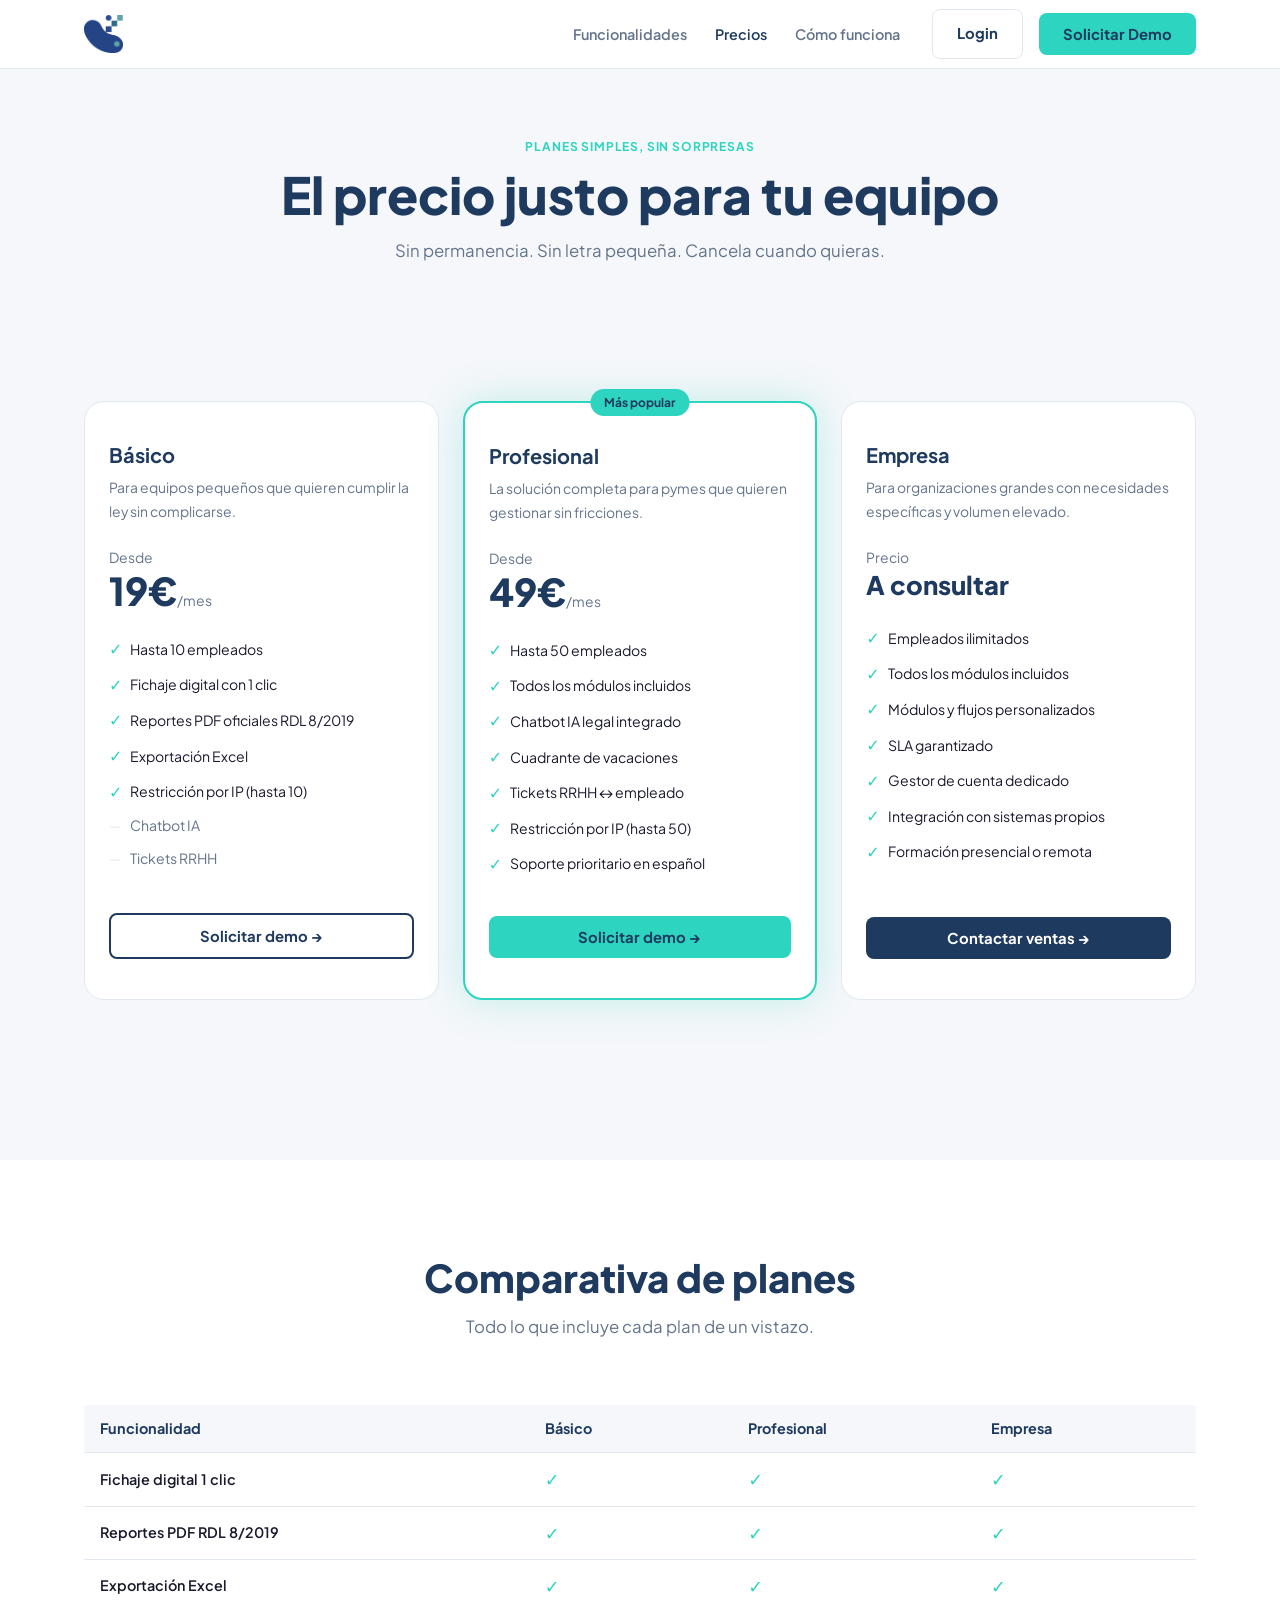
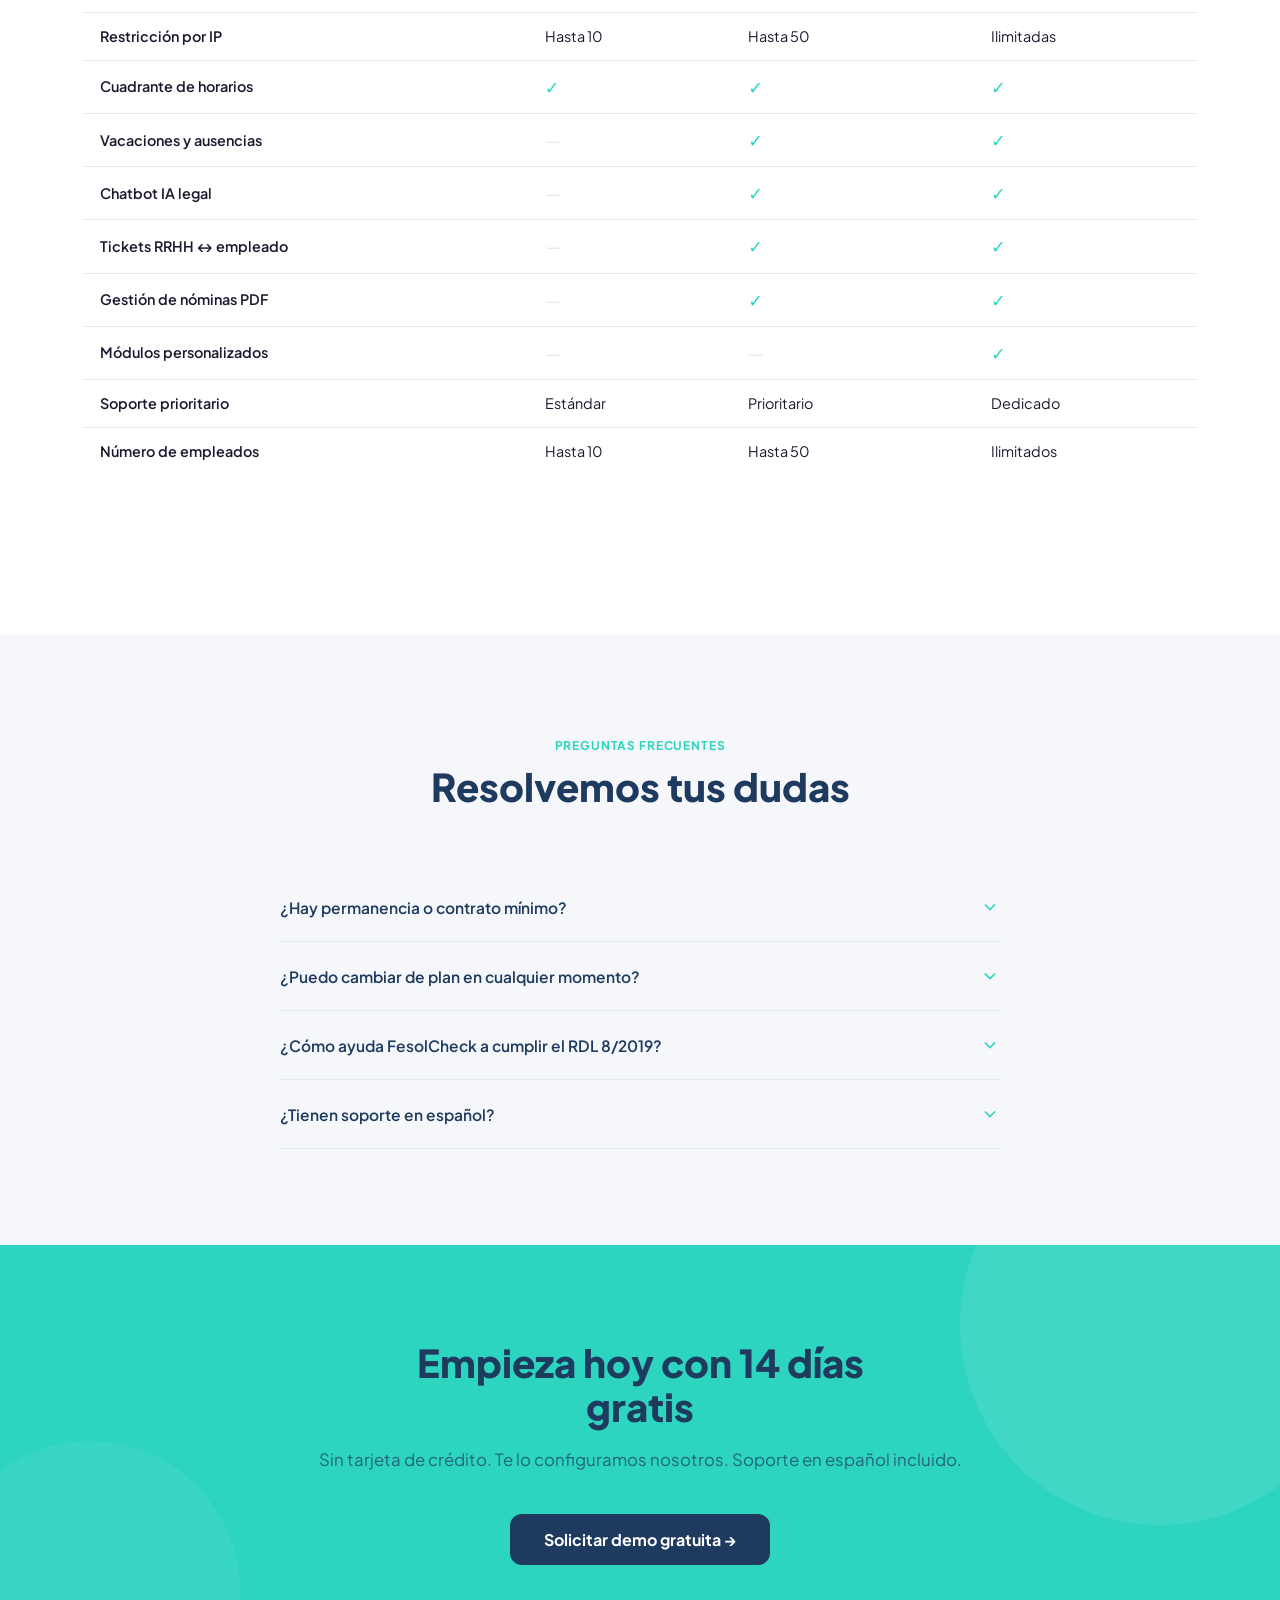
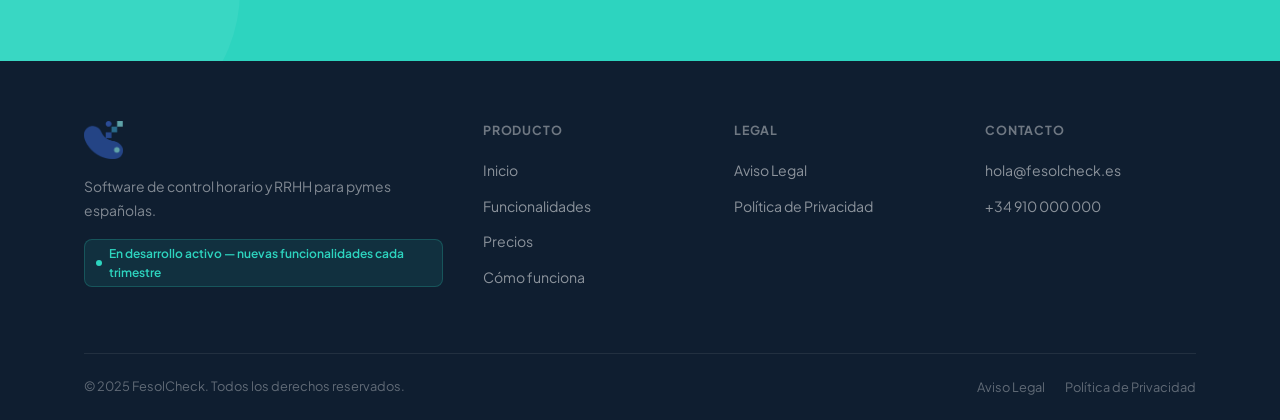
<file: fesolcheck-web/precios.html>
﻿<!DOCTYPE html>
<html lang="es">
<head>
  <meta charset="UTF-8">
  <meta name="viewport" content="width=device-width, initial-scale=1.0">
  <title>Precios — FesolCheck</title>
  <meta name="description" content="Planes de precios simples y sin sorpresas para el control horario de tu empresa. Empieza gratis y escala cuando necesites.">
  <link rel="preconnect" href="https://fonts.googleapis.com">
  <link rel="preconnect" href="https://fonts.gstatic.com" crossorigin>
  <link href="https://fonts.googleapis.com/css2?family=Plus+Jakarta+Sans:wght@400;500;600;700;800&display=swap" rel="stylesheet">
  <link rel="stylesheet" href="css/variables.css">
  <link rel="stylesheet" href="css/base.css">
  <link rel="stylesheet" href="css/layout.css">
  <link rel="stylesheet" href="css/components.css">
  <link rel="stylesheet" href="css/modal.css">
  <link rel="stylesheet" href="css/hero.css">
  <link rel="stylesheet" href="css/sections.css">
  <link rel="stylesheet" href="css/responsive.css">
</head>
<body>

<!-- NAVBAR -->
<nav class="navbar" id="navbar">
  <div class="container">
    <div class="navbar-inner">
      <a href="../index.html" class="logo">
        <img class="logo-img" src="../img/fesol.png" alt="FesolCheck">
      </a>
      <ul class="nav-links">
        <li><a href="funcionalidades.html">Funcionalidades</a></li>
        <li><a href="precios.html" class="active">Precios</a></li>
        <li><a href="funcionamiento.html">Cómo funciona</a></li>
      </ul>
      <a href="https://fesolcheck.ricardorm.es" class="btn btn-login nav-login" target="_blank" rel="noopener noreferrer">Login</a>
      <button class="btn btn-accent nav-cta" onclick="tryOpenModal()">Solicitar Demo</button>
      <button class="hamburger" id="hamburger" aria-label="Menú" aria-expanded="false">
        <span></span><span></span><span></span>
      </button>
    </div>
  </div>
  <div class="mobile-menu" id="mobile-menu">
    <a href="funcionalidades.html">Funcionalidades</a>
    <a href="precios.html">Precios</a>
    <a href="funcionamiento.html">Cómo funciona</a>
    <a href="https://fesolcheck.ricardorm.es" class="btn btn-login" target="_blank" rel="noopener noreferrer">Login</a>
    <button class="btn btn-accent" onclick="tryOpenModal()">Solicitar Demo</button>
  </div>
</nav>

<!-- HERO SM -->
<section class="hero-sm">
  <div class="container">
    <span class="tag">Planes simples, sin sorpresas</span>
    <h1>El precio justo para tu equipo</h1>
    <p>Sin permanencia. Sin letra pequeña. Cancela cuando quieras.</p>
  </div>
</section>

<!-- PRICING CARDS -->
<section class="section" style="background:var(--c-bg);">
  <div class="container">
    <div class="pricing-grid fade-up">

      <div class="price-card">
        <h3>Básico</h3>
        <p class="price-desc">Para equipos pequeños que quieren cumplir la ley sin complicarse.</p>
        <div class="price-amount">
          <span class="price-from">Desde</span>
          <strong>19€</strong><span>/mes</span>
        </div>
        <ul class="price-features">
          <li class="price-feature"><span class="pf-check">✓</span> Hasta 10 empleados</li>
          <li class="price-feature"><span class="pf-check">✓</span> Fichaje digital con 1 clic</li>
          <li class="price-feature"><span class="pf-check">✓</span> Reportes PDF oficiales RDL 8/2019</li>
          <li class="price-feature"><span class="pf-check">✓</span> Exportación Excel</li>
          <li class="price-feature"><span class="pf-check">✓</span> Restricción por IP (hasta 10)</li>
          <li class="price-feature"><span class="pf-dash">—</span> <span style="color:var(--c-text-muted);">Chatbot IA</span></li>
          <li class="price-feature"><span class="pf-dash">—</span> <span style="color:var(--c-text-muted);">Tickets RRHH</span></li>
        </ul>
        <button class="btn btn-outline btn-full" onclick="openModal()">Solicitar demo →</button>
      </div>

      <div class="price-card featured">
        <div class="price-badge">Más popular</div>
        <h3>Profesional</h3>
        <p class="price-desc">La solución completa para pymes que quieren gestionar sin fricciones.</p>
        <div class="price-amount">
          <span class="price-from">Desde</span>
          <strong>49€</strong><span>/mes</span>
        </div>
        <ul class="price-features">
          <li class="price-feature"><span class="pf-check">✓</span> Hasta 50 empleados</li>
          <li class="price-feature"><span class="pf-check">✓</span> Todos los módulos incluidos</li>
          <li class="price-feature"><span class="pf-check">✓</span> Chatbot IA legal integrado</li>
          <li class="price-feature"><span class="pf-check">✓</span> Cuadrante de vacaciones</li>
          <li class="price-feature"><span class="pf-check">✓</span> Tickets RRHH ↔ empleado</li>
          <li class="price-feature"><span class="pf-check">✓</span> Restricción por IP (hasta 50)</li>
          <li class="price-feature"><span class="pf-check">✓</span> Soporte prioritario en español</li>
        </ul>
        <button class="btn btn-accent btn-full" onclick="openModal()">Solicitar demo →</button>
      </div>

      <div class="price-card">
        <h3>Empresa</h3>
        <p class="price-desc">Para organizaciones grandes con necesidades específicas y volumen elevado.</p>
        <div class="price-amount">
          <span class="price-from">Precio</span>
          <strong style="font-size:1.6rem;">A consultar</strong>
        </div>
        <ul class="price-features">
          <li class="price-feature"><span class="pf-check">✓</span> Empleados ilimitados</li>
          <li class="price-feature"><span class="pf-check">✓</span> Todos los módulos incluidos</li>
          <li class="price-feature"><span class="pf-check">✓</span> Módulos y flujos personalizados</li>
          <li class="price-feature"><span class="pf-check">✓</span> SLA garantizado</li>
          <li class="price-feature"><span class="pf-check">✓</span> Gestor de cuenta dedicado</li>
          <li class="price-feature"><span class="pf-check">✓</span> Integración con sistemas propios</li>
          <li class="price-feature"><span class="pf-check">✓</span> Formación presencial o remota</li>
        </ul>
        <button class="btn btn-primary btn-full" onclick="openModal()">Contactar ventas →</button>
      </div>

    </div>
  </div>
</section>

<!-- COMPARISON TABLE -->
<section class="section">
  <div class="container">
    <div class="section-head fade-up">
      <h2>Comparativa de planes</h2>
      <p>Todo lo que incluye cada plan de un vistazo.</p>
    </div>
    <div class="compare-table-wrap fade-up">
      <table class="compare-table">
        <thead>
          <tr>
            <th style="width:40%;">Funcionalidad</th>
            <th>Básico</th>
            <th>Profesional</th>
            <th>Empresa</th>
          </tr>
        </thead>
        <tbody>
          <tr><td class="feat-col">Fichaje digital 1 clic</td><td><span class="ck">✓</span></td><td><span class="ck">✓</span></td><td><span class="ck">✓</span></td></tr>
          <tr><td class="feat-col">Reportes PDF RDL 8/2019</td><td><span class="ck">✓</span></td><td><span class="ck">✓</span></td><td><span class="ck">✓</span></td></tr>
          <tr><td class="feat-col">Exportación Excel</td><td><span class="ck">✓</span></td><td><span class="ck">✓</span></td><td><span class="ck">✓</span></td></tr>
          <tr><td class="feat-col">Restricción por IP</td><td>Hasta 10</td><td>Hasta 50</td><td>Ilimitadas</td></tr>
          <tr><td class="feat-col">Cuadrante de horarios</td><td><span class="ck">✓</span></td><td><span class="ck">✓</span></td><td><span class="ck">✓</span></td></tr>
          <tr><td class="feat-col">Vacaciones y ausencias</td><td><span class="cr">—</span></td><td><span class="ck">✓</span></td><td><span class="ck">✓</span></td></tr>
          <tr><td class="feat-col">Chatbot IA legal</td><td><span class="cr">—</span></td><td><span class="ck">✓</span></td><td><span class="ck">✓</span></td></tr>
          <tr><td class="feat-col">Tickets RRHH ↔ empleado</td><td><span class="cr">—</span></td><td><span class="ck">✓</span></td><td><span class="ck">✓</span></td></tr>
          <tr><td class="feat-col">Gestión de nóminas PDF</td><td><span class="cr">—</span></td><td><span class="ck">✓</span></td><td><span class="ck">✓</span></td></tr>
          <tr><td class="feat-col">Módulos personalizados</td><td><span class="cr">—</span></td><td><span class="cr">—</span></td><td><span class="ck">✓</span></td></tr>
          <tr><td class="feat-col">Soporte prioritario</td><td>Estándar</td><td>Prioritario</td><td>Dedicado</td></tr>
          <tr><td class="feat-col">Número de empleados</td><td>Hasta 10</td><td>Hasta 50</td><td>Ilimitados</td></tr>
        </tbody>
      </table>
    </div>
  </div>
</section>

<!-- FAQ -->
<section class="section" style="background:var(--c-bg);">
  <div class="container">
    <div class="section-head fade-up">
      <span class="tag">Preguntas frecuentes</span>
      <h2>Resolvemos tus dudas</h2>
    </div>
    <div class="faq-list fade-up">
      <div class="faq-item">
        <button class="faq-question">
          ¿Hay permanencia o contrato mínimo?
          <svg class="faq-arrow" viewBox="0 0 24 24" fill="none" stroke="currentColor" stroke-width="2"><polyline points="6 9 12 15 18 9"/></svg>
        </button>
        <div class="faq-answer">
          <p>No. FesolCheck es un servicio mensual sin permanencia. Puedes cancelar en cualquier momento desde tu panel de administración, sin penalizaciones ni trámites adicionales. Si cancelas antes de fin de mes, sigues teniendo acceso hasta el último día del período pagado.</p>
        </div>
      </div>
      <div class="faq-item">
        <button class="faq-question">
          ¿Puedo cambiar de plan en cualquier momento?
          <svg class="faq-arrow" viewBox="0 0 24 24" fill="none" stroke="currentColor" stroke-width="2"><polyline points="6 9 12 15 18 9"/></svg>
        </button>
        <div class="faq-answer">
          <p>Sí. Puedes subir o bajar de plan cuando lo necesites. Si subes de plan, el cambio es inmediato y se prorratea el importe. Si bajas, el cambio se aplica al inicio del siguiente período de facturación. Todos tus datos se conservan intactos en cualquier caso.</p>
        </div>
      </div>
      <div class="faq-item">
        <button class="faq-question">
          ¿Cómo ayuda FesolCheck a cumplir el RDL 8/2019?
          <svg class="faq-arrow" viewBox="0 0 24 24" fill="none" stroke="currentColor" stroke-width="2"><polyline points="6 9 12 15 18 9"/></svg>
        </button>
        <div class="faq-answer">
          <p>El RDL 8/2019 obliga a registrar diariamente la jornada de cada empleado, conservar los registros durante 4 años y ponerlos a disposición de la Inspección de Trabajo cuando lo requiera. FesolCheck automatiza el registro, genera el PDF oficial en el formato exigido por la ITSS y conserva los datos el tiempo estipulado por ley — todo sin intervención manual.</p>
        </div>
      </div>
      <div class="faq-item">
        <button class="faq-question">
          ¿Tienen soporte en español?
          <svg class="faq-arrow" viewBox="0 0 24 24" fill="none" stroke="currentColor" stroke-width="2"><polyline points="6 9 12 15 18 9"/></svg>
        </button>
        <div class="faq-answer">
          <p>Sí, todo nuestro equipo de soporte opera en español. Puedes contactarnos por email y en horario comercial por teléfono. Los planes Profesional y Empresa tienen soporte prioritario con tiempos de respuesta garantizados. Además, el chatbot IA dentro de la plataforma resuelve al instante las dudas más habituales sobre la app y sobre la legislación laboral.</p>
        </div>
      </div>
    </div>
  </div>
</section>

<!-- CTA FINAL -->
<section class="cta-final">
  <div class="container">
    <div class="cta-final-inner fade-up">
      <h2>Empieza hoy con 14 días gratis</h2>
      <p>Sin tarjeta de crédito. Te lo configuramos nosotros. Soporte en español incluido.</p>
      <button class="btn btn-dark btn-lg" onclick="openModal()">Solicitar demo gratuita →</button>
    </div>
  </div>
</section>

<!-- FOOTER -->
<footer class="footer">
  <div class="container">
    <div class="footer-top">
      <div>
        <a href="../index.html" class="logo footer-logo">
          <img class="logo-img" src="../img/fesol.png" alt="FesolCheck">
        </a>
        <p class="footer-desc">Software de control horario y RRHH para pymes españolas.</p>
        <div class="footer-live"><div class="live-dot"></div>En desarrollo activo — nuevas funcionalidades cada trimestre</div>
      </div>
      <div class="footer-col">
        <h4>Producto</h4>
        <ul>
          <li><a href="../index.html">Inicio</a></li>
          <li><a href="funcionalidades.html">Funcionalidades</a></li>
          <li><a href="precios.html">Precios</a></li>
          <li><a href="funcionamiento.html">Cómo funciona</a></li>
        </ul>
      </div>
      <div class="footer-col">
        <h4>Legal</h4>
        <ul>
          <li><a href="aviso-legal.html">Aviso Legal</a></li>
          <li><a href="privacidad.html">Política de Privacidad</a></li>
        </ul>
      </div>
      <div class="footer-col">
        <h4>Contacto</h4>
        <ul>
          <li><a href="mailto:hola@fesolcheck.es">hola@fesolcheck.es</a></li>
          <li><a href="tel:+34910000000">+34 910 000 000</a></li>
        </ul>
      </div>
    </div>
    <div class="footer-bottom">
      <p>© 2025 FesolCheck. Todos los derechos reservados.</p>
      <div class="footer-legal">
        <a href="aviso-legal.html">Aviso Legal</a>
        <a href="privacidad.html">Política de Privacidad</a>
      </div>
    </div>
  </div>
</footer>

<!-- MODAL -->
<div id="modal-contacto" class="modal-overlay" role="dialog" aria-modal="true" aria-labelledby="modal-title">
  <div class="modal-card">
    <button class="modal-close" aria-label="Cerrar">✕</button>
    <div class="modal-header">
      <span class="modal-badge">Demo gratuita</span>
      <h2 id="modal-title">Empieza con FesolCheck hoy</h2>
      <p>Sin tarjeta de crédito. Sin instalaciones. Te contactamos en 24 h.</p>
    </div>
    <form id="form-contacto" novalidate>
      <div class="form-row">
        <div class="form-group">
          <label for="fc-nombre">Nombre *</label>
          <input id="fc-nombre" name="nombre" type="text" required placeholder="Tu nombre">
        </div>
        <div class="form-group">
          <label for="fc-empresa">Empresa *</label>
          <input id="fc-empresa" name="empresa" type="text" required placeholder="Nombre de tu empresa">
        </div>
      </div>
      <div class="form-row">
        <div class="form-group">
          <label for="fc-email">Email corporativo *</label>
          <input id="fc-email" name="email" type="email" required placeholder="tu@empresa.com">
        </div>
        <div class="form-group">
          <label for="fc-telefono">Teléfono</label>
          <input id="fc-telefono" name="telefono" type="tel" placeholder="+34 600 000 000">
        </div>
      </div>
      <div class="form-group">
        <label for="fc-empleados">Número de empleados *</label>
        <select id="fc-empleados" name="num_empleados" required>
          <option value="">Selecciona un rango</option>
          <option value="1-10">1 – 10 empleados</option>
          <option value="11-50">11 – 50 empleados</option>
          <option value="51-200">51 – 200 empleados</option>
          <option value="200+">Más de 200</option>
        </select>
      </div>
      <div class="form-group">
        <label for="fc-mensaje">¿Qué necesitas? (opcional)</label>
        <textarea id="fc-mensaje" name="mensaje" rows="3" placeholder="Cuéntanos tu situación actual..."></textarea>
      </div>
      <div class="form-check">
        <input id="fc-privacidad" name="privacidad" type="checkbox" required>
        <label for="fc-privacidad">Acepto la <a href="privacidad.html" target="_blank">política de privacidad</a></label>
      </div>
      <button type="submit" class="btn-submit">Solicitar demo gratuita →</button>
      <p class="form-footer">✓ Respuesta en menos de 24 h &nbsp;·&nbsp; ✓ Sin compromiso</p>
    </form>
    <div id="form-success" class="form-success hidden">
      <div class="success-icon">✓</div>
      <h3>¡Solicitud recibida!</h3>
      <p>Te contactaremos en menos de 24 horas.</p>
    </div>
  </div>
</div>

<script src="js/navbar.js"></script>
<script src="js/scroll-animations.js"></script>
<script src="js/mockups.js"></script>
<script src="js/modal.js"></script>
</body>
</html>
</file>
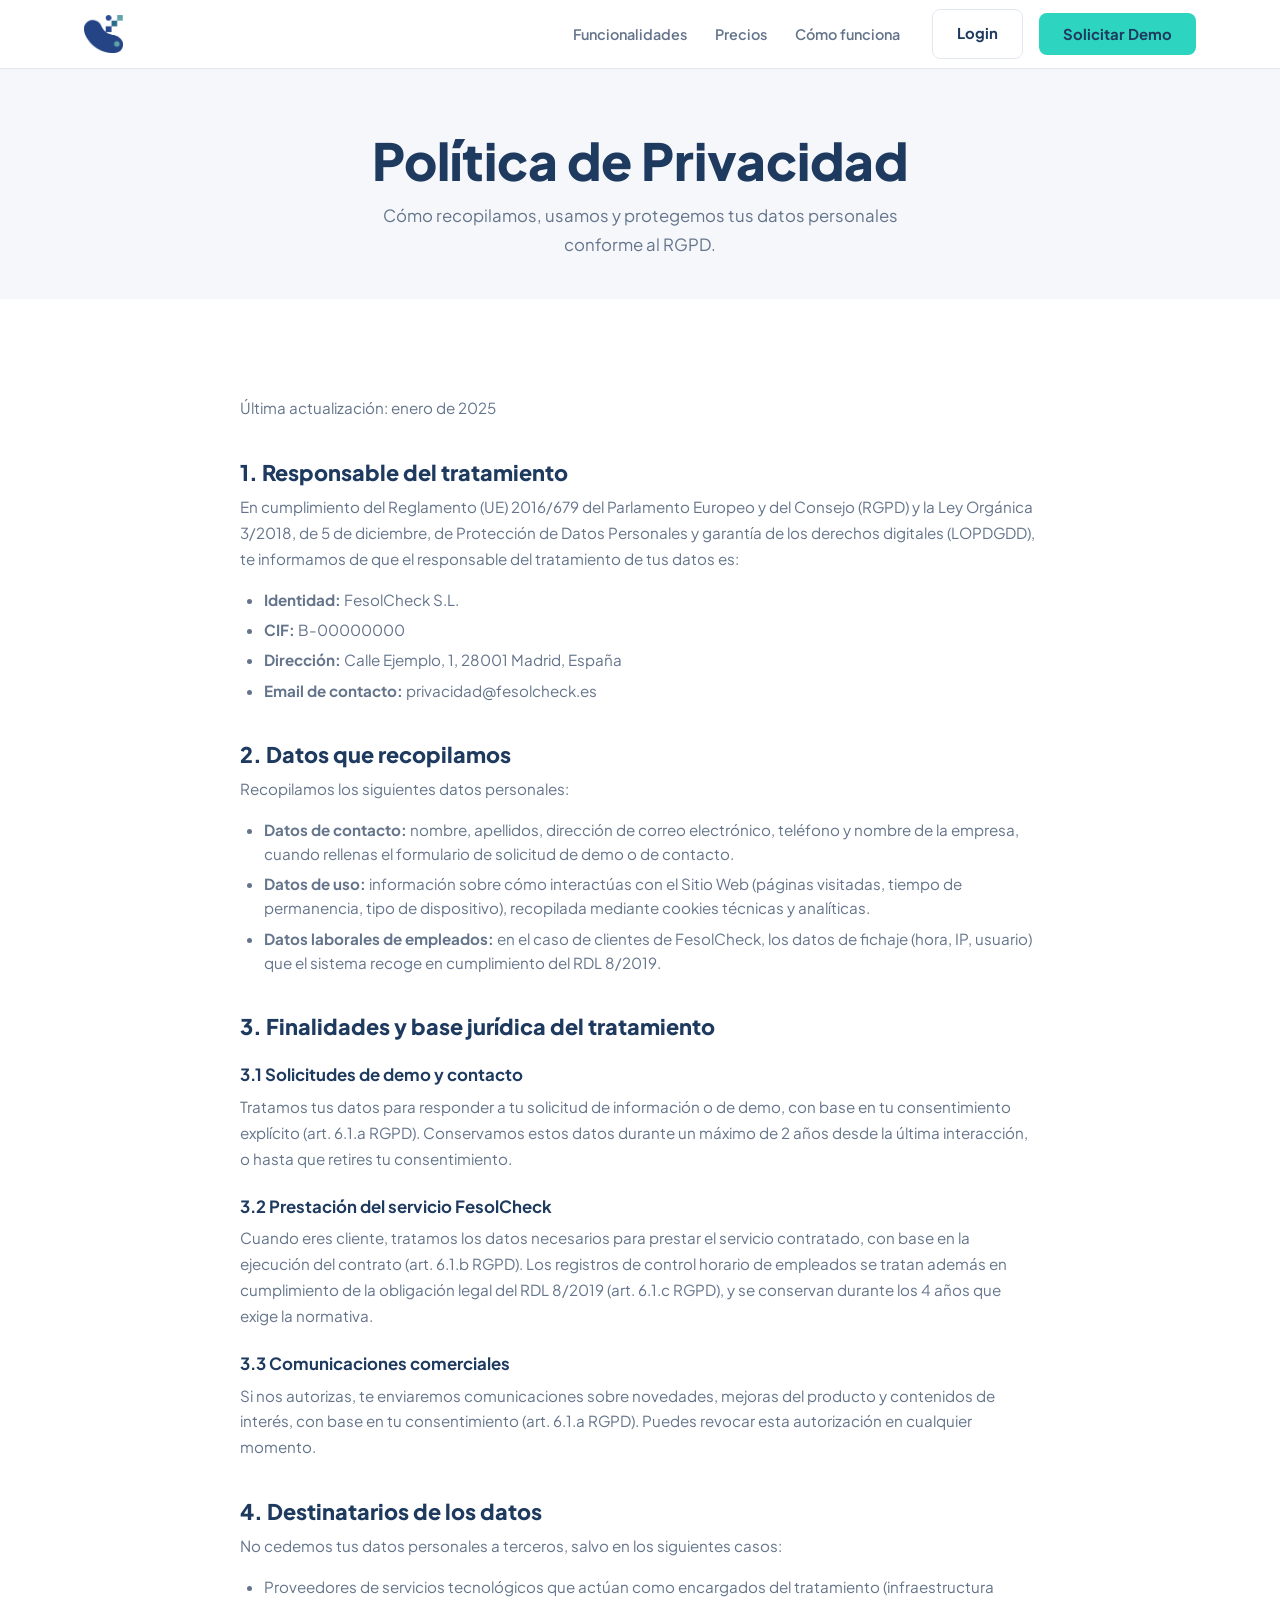
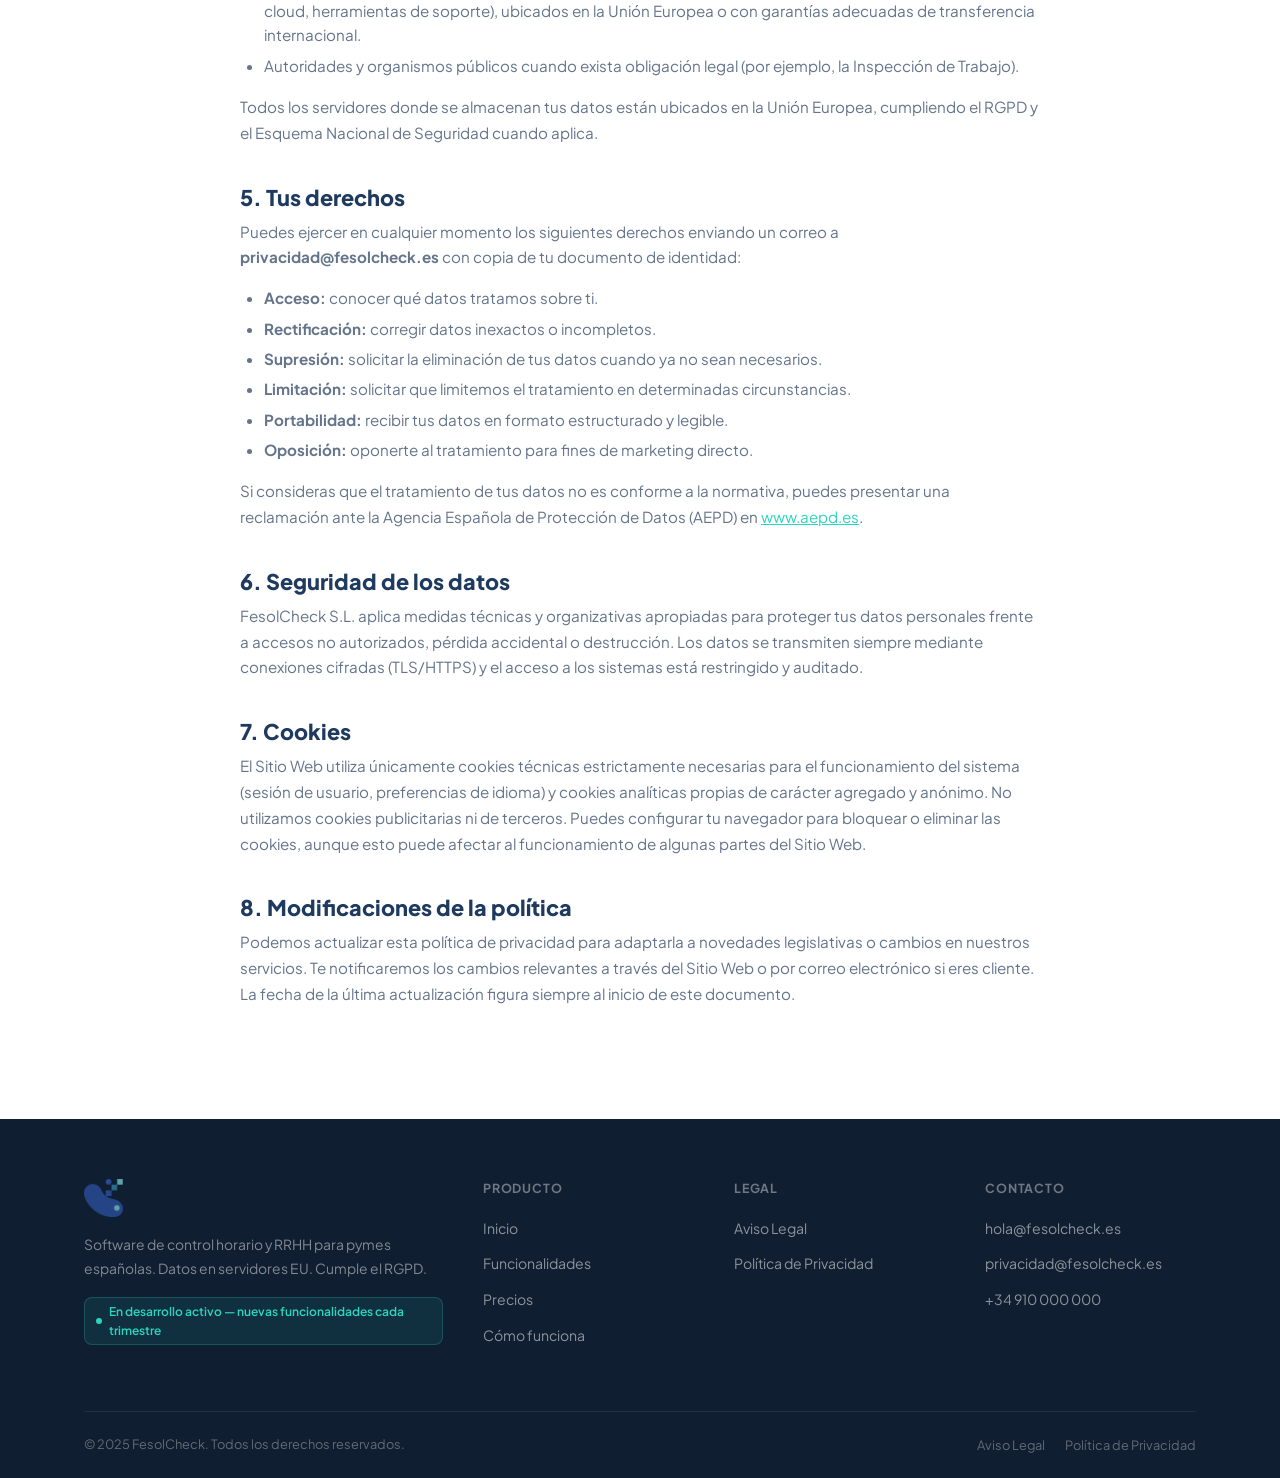
<file: fesolcheck-web/privacidad.html>
﻿<!DOCTYPE html>
<html lang="es">
<head>
  <meta charset="UTF-8">
  <meta name="viewport" content="width=device-width, initial-scale=1.0">
  <title>Política de Privacidad — FesolCheck</title>
  <link rel="preconnect" href="https://fonts.googleapis.com">
  <link rel="preconnect" href="https://fonts.gstatic.com" crossorigin>
  <link href="https://fonts.googleapis.com/css2?family=Plus+Jakarta+Sans:wght@400;500;600;700;800&display=swap" rel="stylesheet">
  <link rel="stylesheet" href="css/variables.css">
  <link rel="stylesheet" href="css/base.css">
  <link rel="stylesheet" href="css/layout.css">
  <link rel="stylesheet" href="css/components.css">
  <link rel="stylesheet" href="css/hero.css">
  <link rel="stylesheet" href="css/sections.css">
  <link rel="stylesheet" href="css/responsive.css">
</head>
<body>

<!-- NAVBAR -->
<nav class="navbar" id="navbar">
  <div class="container">
    <div class="navbar-inner">
      <a href="../index.html" class="logo">
        <img class="logo-img" src="../img/fesol.png" alt="FesolCheck">
      </a>
      <ul class="nav-links">
        <li><a href="funcionalidades.html">Funcionalidades</a></li>
        <li><a href="precios.html">Precios</a></li>
        <li><a href="funcionamiento.html">Cómo funciona</a></li>
      </ul>
      <a href="https://fesolcheck.ricardorm.es" class="btn btn-login nav-login" target="_blank" rel="noopener noreferrer">Login</a>
      <button class="btn btn-accent nav-cta" onclick="tryOpenModal()">Solicitar Demo</button>
      <button class="hamburger" id="hamburger" aria-label="Menú" aria-expanded="false">
        <span></span><span></span><span></span>
      </button>
    </div>
  </div>
  <div class="mobile-menu" id="mobile-menu">
    <a href="funcionalidades.html">Funcionalidades</a>
    <a href="precios.html">Precios</a>
    <a href="funcionamiento.html">Cómo funciona</a>
    <a href="../index.html">Solicitar Demo</a>
  </div>
</nav>

<!-- HERO SM -->
<section class="hero-sm">
  <div class="container">
    <h1>Política de Privacidad</h1>
    <p>Cómo recopilamos, usamos y protegemos tus datos personales conforme al RGPD.</p>
  </div>
</section>

<!-- CONTENT -->
<section class="section">
  <div class="container">
    <div class="legal-content">
      <p class="legal-updated">Última actualización: enero de 2025</p>

      <h2>1. Responsable del tratamiento</h2>
      <p>En cumplimiento del Reglamento (UE) 2016/679 del Parlamento Europeo y del Consejo (RGPD) y la Ley Orgánica 3/2018, de 5 de diciembre, de Protección de Datos Personales y garantía de los derechos digitales (LOPDGDD), te informamos de que el responsable del tratamiento de tus datos es:</p>
      <ul>
        <li><strong>Identidad:</strong> FesolCheck S.L.</li>
        <li><strong>CIF:</strong> B-00000000</li>
        <li><strong>Dirección:</strong> Calle Ejemplo, 1, 28001 Madrid, España</li>
        <li><strong>Email de contacto:</strong> privacidad@fesolcheck.es</li>
      </ul>

      <h2>2. Datos que recopilamos</h2>
      <p>Recopilamos los siguientes datos personales:</p>
      <ul>
        <li><strong>Datos de contacto:</strong> nombre, apellidos, dirección de correo electrónico, teléfono y nombre de la empresa, cuando rellenas el formulario de solicitud de demo o de contacto.</li>
        <li><strong>Datos de uso:</strong> información sobre cómo interactúas con el Sitio Web (páginas visitadas, tiempo de permanencia, tipo de dispositivo), recopilada mediante cookies técnicas y analíticas.</li>
        <li><strong>Datos laborales de empleados:</strong> en el caso de clientes de FesolCheck, los datos de fichaje (hora, IP, usuario) que el sistema recoge en cumplimiento del RDL 8/2019.</li>
      </ul>

      <h2>3. Finalidades y base jurídica del tratamiento</h2>

      <h3>3.1 Solicitudes de demo y contacto</h3>
      <p>Tratamos tus datos para responder a tu solicitud de información o de demo, con base en tu consentimiento explícito (art. 6.1.a RGPD). Conservamos estos datos durante un máximo de 2 años desde la última interacción, o hasta que retires tu consentimiento.</p>

      <h3>3.2 Prestación del servicio FesolCheck</h3>
      <p>Cuando eres cliente, tratamos los datos necesarios para prestar el servicio contratado, con base en la ejecución del contrato (art. 6.1.b RGPD). Los registros de control horario de empleados se tratan además en cumplimiento de la obligación legal del RDL 8/2019 (art. 6.1.c RGPD), y se conservan durante los 4 años que exige la normativa.</p>

      <h3>3.3 Comunicaciones comerciales</h3>
      <p>Si nos autorizas, te enviaremos comunicaciones sobre novedades, mejoras del producto y contenidos de interés, con base en tu consentimiento (art. 6.1.a RGPD). Puedes revocar esta autorización en cualquier momento.</p>

      <h2>4. Destinatarios de los datos</h2>
      <p>No cedemos tus datos personales a terceros, salvo en los siguientes casos:</p>
      <ul>
        <li>Proveedores de servicios tecnológicos que actúan como encargados del tratamiento (infraestructura cloud, herramientas de soporte), ubicados en la Unión Europea o con garantías adecuadas de transferencia internacional.</li>
        <li>Autoridades y organismos públicos cuando exista obligación legal (por ejemplo, la Inspección de Trabajo).</li>
      </ul>
      <p>Todos los servidores donde se almacenan tus datos están ubicados en la Unión Europea, cumpliendo el RGPD y el Esquema Nacional de Seguridad cuando aplica.</p>

      <h2>5. Tus derechos</h2>
      <p>Puedes ejercer en cualquier momento los siguientes derechos enviando un correo a <strong>privacidad@fesolcheck.es</strong> con copia de tu documento de identidad:</p>
      <ul>
        <li><strong>Acceso:</strong> conocer qué datos tratamos sobre ti.</li>
        <li><strong>Rectificación:</strong> corregir datos inexactos o incompletos.</li>
        <li><strong>Supresión:</strong> solicitar la eliminación de tus datos cuando ya no sean necesarios.</li>
        <li><strong>Limitación:</strong> solicitar que limitemos el tratamiento en determinadas circunstancias.</li>
        <li><strong>Portabilidad:</strong> recibir tus datos en formato estructurado y legible.</li>
        <li><strong>Oposición:</strong> oponerte al tratamiento para fines de marketing directo.</li>
      </ul>
      <p>Si consideras que el tratamiento de tus datos no es conforme a la normativa, puedes presentar una reclamación ante la Agencia Española de Protección de Datos (AEPD) en <a href="https://www.aepd.es" target="_blank" rel="noopener" style="color:var(--c-accent);">www.aepd.es</a>.</p>

      <h2>6. Seguridad de los datos</h2>
      <p>FesolCheck S.L. aplica medidas técnicas y organizativas apropiadas para proteger tus datos personales frente a accesos no autorizados, pérdida accidental o destrucción. Los datos se transmiten siempre mediante conexiones cifradas (TLS/HTTPS) y el acceso a los sistemas está restringido y auditado.</p>

      <h2>7. Cookies</h2>
      <p>El Sitio Web utiliza únicamente cookies técnicas estrictamente necesarias para el funcionamiento del sistema (sesión de usuario, preferencias de idioma) y cookies analíticas propias de carácter agregado y anónimo. No utilizamos cookies publicitarias ni de terceros. Puedes configurar tu navegador para bloquear o eliminar las cookies, aunque esto puede afectar al funcionamiento de algunas partes del Sitio Web.</p>

      <h2>8. Modificaciones de la política</h2>
      <p>Podemos actualizar esta política de privacidad para adaptarla a novedades legislativas o cambios en nuestros servicios. Te notificaremos los cambios relevantes a través del Sitio Web o por correo electrónico si eres cliente. La fecha de la última actualización figura siempre al inicio de este documento.</p>
    </div>
  </div>
</section>

<!-- FOOTER -->
<footer class="footer">
  <div class="container">
    <div class="footer-top">
      <div>
        <a href="../index.html" class="logo footer-logo">
          <img class="logo-img" src="../img/fesol.png" alt="FesolCheck">
        </a>
        <p class="footer-desc">Software de control horario y RRHH para pymes españolas. Datos en servidores EU. Cumple el RGPD.</p>
        <div class="footer-live"><div class="live-dot"></div>En desarrollo activo — nuevas funcionalidades cada trimestre</div>
      </div>
      <div class="footer-col">
        <h4>Producto</h4>
        <ul>
          <li><a href="../index.html">Inicio</a></li>
          <li><a href="funcionalidades.html">Funcionalidades</a></li>
          <li><a href="precios.html">Precios</a></li>
          <li><a href="funcionamiento.html">Cómo funciona</a></li>
        </ul>
      </div>
      <div class="footer-col">
        <h4>Legal</h4>
        <ul>
          <li><a href="aviso-legal.html">Aviso Legal</a></li>
          <li><a href="privacidad.html">Política de Privacidad</a></li>
        </ul>
      </div>
      <div class="footer-col">
        <h4>Contacto</h4>
        <ul>
          <li><a href="mailto:hola@fesolcheck.es">hola@fesolcheck.es</a></li>
          <li><a href="mailto:privacidad@fesolcheck.es">privacidad@fesolcheck.es</a></li>
          <li><a href="tel:+34910000000">+34 910 000 000</a></li>
        </ul>
      </div>
    </div>
    <div class="footer-bottom">
      <p>© 2025 FesolCheck. Todos los derechos reservados.</p>
      <div class="footer-legal">
        <a href="aviso-legal.html">Aviso Legal</a>
        <a href="privacidad.html">Política de Privacidad</a>
      </div>
    </div>
  </div>
</footer>

<script src="js/navbar.js"></script>
<script src="js/scroll-animations.js"></script>
</body>
</html>
</file>
<file: fesolcheck-web/css/variables.css>
:root {
  --c-primary:     #1E3A5F;
  --c-primary-dk:  #152B47;
  --c-accent:      #2DD4BF;
  --c-accent-dk:   #1FA896;
  --c-bg:          #F5F7FA;
  --c-bg-dark:     #0F1E30;
  --c-surface:     #FFFFFF;
  --c-text:        #1A1A2E;
  --c-text-muted:  #64748B;
  --c-border:      #E2E8F0;

  --font:       'Plus Jakarta Sans', system-ui, sans-serif;
  --fw-normal:  400;
  --fw-medium:  500;
  --fw-semi:    600;
  --fw-bold:    700;
  --fw-black:   800;

  --sp-xs:  4px;
  --sp-sm:  8px;
  --sp-md:  16px;
  --sp-lg:  24px;
  --sp-xl:  40px;
  --sp-2xl: 64px;
  --sp-3xl: 96px;

  --radius-sm: 8px;
  --radius-md: 12px;
  --radius-lg: 20px;
  --radius-xl: 32px;

  --shadow-sm:   0 1px 3px rgba(0,0,0,.08);
  --shadow-md:   0 4px 16px rgba(0,0,0,.12);
  --shadow-lg:   0 12px 40px rgba(0,0,0,.18);
  --shadow-glow: 0 0 40px rgba(45,212,191,.25);

  --ease: cubic-bezier(.4,0,.2,1);
  --dur:  240ms;
}
</file>
<file: fesolcheck-web/css/base.css>
*, *::before, *::after { box-sizing: border-box; margin: 0; padding: 0; }

html { scroll-behavior: smooth; font-size: 16px; }

body {
  font-family: var(--font);
  color: var(--c-text);
  background: var(--c-surface);
  line-height: 1.6;
  overflow-x: hidden;
  -webkit-font-smoothing: antialiased;
  padding-top: 68px;
}

img { max-width: 100%; display: block; }
a   { color: inherit; }
ul  { list-style: none; }
button { cursor: pointer; font-family: var(--font); }

h1 { font-size: clamp(2rem, 5vw, 3.2rem);  font-weight: var(--fw-black); line-height: 1.1; }
h2 { font-size: clamp(1.6rem, 3.5vw, 2.4rem); font-weight: var(--fw-black); line-height: 1.15; }
h3 { font-size: 1.15rem; font-weight: var(--fw-bold);  line-height: 1.3; }
h4 { font-size: 1rem;    font-weight: var(--fw-bold); }
p  { line-height: 1.7; }

.container  { max-width: 1160px; margin: 0 auto; padding: 0 var(--sp-lg); }
.section    { padding: var(--sp-3xl) 0; }
.section-sm { padding: var(--sp-2xl) 0; }

.tag {
  display: inline-block;
  font-size: .75rem; font-weight: var(--fw-bold);
  text-transform: uppercase; letter-spacing: .07em;
  color: var(--c-accent); margin-bottom: 10px;
}

.section-head { text-align: center; max-width: 640px; margin: 0 auto var(--sp-2xl); }
.section-head h2 { color: var(--c-primary); margin-bottom: 12px; }
.section-head p  { color: var(--c-text-muted); font-size: 1.05rem; line-height: 1.72; }

/* Scroll animation base classes */
.fade-up    { opacity: 0; transform: translateY(32px);  transition: opacity .6s var(--ease), transform .6s var(--ease); }
.fade-left  { opacity: 0; transform: translateX(-32px); transition: opacity .6s var(--ease), transform .6s var(--ease); }
.fade-right { opacity: 0; transform: translateX(32px);  transition: opacity .6s var(--ease), transform .6s var(--ease); }
.fade-up.in, .fade-left.in, .fade-right.in { opacity: 1; transform: translate(0); }

.hidden { display: none !important; }
</file>
<file: fesolcheck-web/css/layout.css>
/* ══════════════════════════════════════
   NAVBAR
══════════════════════════════════════ */
.navbar {
  position: fixed; top: 0; left: 0; right: 0; z-index: 1000;
  background: rgba(255,255,255,.96);
  backdrop-filter: blur(12px);
  border-bottom: 1px solid var(--c-border);
  transition: box-shadow var(--dur) var(--ease);
}
.navbar.scrolled { box-shadow: var(--shadow-md); }

.navbar-inner {
  display: flex; align-items: center; height: 68px; gap: var(--sp-md);
}

.logo {
  display: flex; align-items: center; gap: var(--sp-sm);
  text-decoration: none; flex-shrink: 0;
}
.logo-img {
  height: 38px;
  width: auto;
  display: block;
  object-fit: contain;
}

.nav-links {
  display: flex; align-items: center; gap: 28px;
  margin-left: auto; margin-right: var(--sp-md);
}
.nav-links a {
  text-decoration: none; font-size: .9rem; font-weight: var(--fw-semi);
  color: var(--c-text-muted);
  transition: color var(--dur) var(--ease);
}
.nav-links a:hover,
.nav-links a.active { color: var(--c-primary); }

.nav-cta { flex-shrink: 0; }

.hamburger {
  display: none; flex-direction: column; gap: 5px;
  background: none; border: none; padding: 4px; flex-shrink: 0;
}
.hamburger span {
  width: 22px; height: 2px;
  background: var(--c-primary); border-radius: 2px;
  transition: all .3s;
}
.hamburger.open span:nth-child(1) { transform: translateY(7px) rotate(45deg); }
.hamburger.open span:nth-child(2) { opacity: 0; }
.hamburger.open span:nth-child(3) { transform: translateY(-7px) rotate(-45deg); }

.mobile-menu {
  display: none; flex-direction: column;
  position: absolute; top: 68px; left: 0; right: 0;
  background: var(--c-surface);
  border-bottom: 1px solid var(--c-border);
  padding: var(--sp-md) var(--sp-lg);
  box-shadow: var(--shadow-md);
}
.mobile-menu.open { display: flex; }
.mobile-menu a {
  text-decoration: none; color: var(--c-text);
  font-weight: var(--fw-semi); font-size: .95rem;
  padding: 13px 0; border-bottom: 1px solid var(--c-border);
}
.mobile-menu a:last-of-type { border-bottom: none; }
.mobile-menu .btn {
  margin-top: var(--sp-md);
  align-self: stretch; justify-content: center;
}

/* ══════════════════════════════════════
   FOOTER
══════════════════════════════════════ */
.footer { background: var(--c-bg-dark); padding: 60px 0 0; }

.footer-top {
  display: grid; grid-template-columns: 1.7fr 1fr 1fr 1fr;
  gap: var(--sp-xl); padding-bottom: var(--sp-2xl);
}

.footer-logo .logo-name { color: var(--c-surface); }

.footer-desc {
  font-size: .87rem; color: rgba(255,255,255,.48);
  line-height: 1.72; margin-top: var(--sp-md);
}

.footer-live {
  display: inline-flex; align-items: center; gap: 7px;
  margin-top: var(--sp-md); font-size: .75rem;
  font-weight: var(--fw-semi); color: var(--c-accent);
  background: rgba(45,212,191,.1);
  border: 1px solid rgba(45,212,191,.22);
  padding: 4px 11px; border-radius: var(--radius-sm);
}
.live-dot {
  width: 6px; height: 6px; border-radius: 50%;
  background: var(--c-accent); flex-shrink: 0;
}

.footer-col h4 {
  font-size: .78rem; font-weight: var(--fw-bold);
  text-transform: uppercase; letter-spacing: .07em;
  color: rgba(255,255,255,.4); margin-bottom: var(--sp-md);
}
.footer-col ul { display: flex; flex-direction: column; gap: 10px; }
.footer-col ul a {
  text-decoration: none; font-size: .88rem;
  color: rgba(255,255,255,.52);
  transition: color var(--dur);
}
.footer-col ul a:hover { color: var(--c-accent); }

.footer-bottom {
  border-top: 1px solid rgba(255,255,255,.08);
  padding: 22px 0;
  display: flex; justify-content: space-between;
  align-items: center; flex-wrap: wrap; gap: 10px;
}
.footer-bottom p { font-size: .8rem; color: rgba(255,255,255,.34); }
.footer-legal { display: flex; gap: 20px; flex-wrap: wrap; }
.footer-legal a {
  font-size: .8rem; color: rgba(255,255,255,.34);
  text-decoration: none; transition: color var(--dur);
}
.footer-legal a:hover { color: rgba(255,255,255,.65); }
</file>
<file: fesolcheck-web/css/components.css>
/* ══════════════════════════════════════
   BUTTONS
══════════════════════════════════════ */
.btn {
  display: inline-flex; align-items: center; gap: var(--sp-sm);
  padding: 12px 24px; border-radius: var(--radius-sm);
  font-family: var(--font); font-size: .93rem; font-weight: var(--fw-bold);
  text-decoration: none; border: none; cursor: pointer; white-space: nowrap;
  transition: filter var(--dur) var(--ease),
              transform var(--dur) var(--ease),
              background var(--dur) var(--ease),
              box-shadow var(--dur) var(--ease);
}
.btn-accent        { background: var(--c-accent);      color: var(--c-primary); }
.btn-accent:hover  { filter: brightness(.9); transform: translateY(-1px); }
.btn-primary       { background: var(--c-primary);     color: var(--c-surface); }
.btn-primary:hover { background: var(--c-primary-dk);  transform: translateY(-1px); }
.btn-outline       { background: transparent; color: var(--c-primary); border: 2px solid var(--c-primary); }
.btn-outline:hover { background: var(--c-primary); color: var(--c-surface); }
.btn-outline-light { background: transparent; color: var(--c-surface); border: 2px solid rgba(255,255,255,.4); }
.btn-outline-light:hover { background: rgba(255,255,255,.1); border-color: var(--c-surface); }
.btn-dark          { background: var(--c-primary); color: var(--c-surface); }
.btn-dark:hover    { background: var(--c-primary-dk); }
.btn-lg { padding: 15px 34px; font-size: 1rem; border-radius: var(--radius-md); }
.btn-full { width: 100%; justify-content: center; }
.btn-login        { background: transparent; color: var(--c-primary); border: 1.5px solid var(--c-border); }
.btn-login:hover  { background: var(--c-primary); color: var(--c-surface); border-color: var(--c-primary); transform: translateY(-1px); }

/* ══════════════════════════════════════
   BADGES & PILLS
══════════════════════════════════════ */
.badge {
  display: inline-flex; align-items: center; gap: 6px;
  font-size: .75rem; font-weight: var(--fw-bold);
  padding: 4px 12px; border-radius: 20px;
}
.badge-accent  { background: rgba(45,212,191,.15); border: 1px solid rgba(45,212,191,.35); color: #0B9D8D; }
.badge-primary { background: var(--c-primary); color: var(--c-surface); }

.pill {
  display: inline-flex; align-items: center; gap: 6px;
  padding: 5px 14px; border-radius: 20px; font-size: .8rem;
  font-weight: var(--fw-semi);
  background: rgba(45,212,191,.15); color: var(--c-accent);
  border: 1px solid rgba(45,212,191,.3);
}

/* ══════════════════════════════════════
   CHECK LIST
══════════════════════════════════════ */
.check-list { display: flex; flex-direction: column; gap: var(--sp-md); }
.check-list li {
  display: flex; align-items: flex-start; gap: 12px;
  font-size: .93rem; font-weight: var(--fw-semi); color: var(--c-text);
}
.check-icon {
  width: 22px; height: 22px; border-radius: 50%;
  background: rgba(45,212,191,.18);
  display: flex; align-items: center; justify-content: center;
  flex-shrink: 0; margin-top: 1px;
}
.check-icon svg { color: var(--c-accent); }

/* ══════════════════════════════════════
   MOCKUP DESKTOP
══════════════════════════════════════ */
.mockup-desktop {
  border: 2px solid var(--c-accent);
  border-radius: var(--radius-md);
  overflow: hidden;
  background: var(--c-surface);
  box-shadow: var(--shadow-lg);
  position: relative;
}
.mockup-desktop::after {
  content: ''; position: absolute; bottom: 0; left: 0; right: 0;
  height: 24px; pointer-events: none;
  background: linear-gradient(to bottom, transparent, rgba(45,212,191,.04));
}

.mockup-bar {
  height: 28px; background: var(--c-primary);
  display: flex; align-items: center;
  padding: 0 12px; gap: 6px; flex-shrink: 0;
}
.mockup-bar span { width: 8px; height: 8px; border-radius: 50%; }
.mockup-bar span:nth-child(1) { background: #FF5F57; }
.mockup-bar span:nth-child(2) { background: #FEBC2E; }
.mockup-bar span:nth-child(3) { background: #28C840; }

.mockup-screen { overflow: hidden; }
.mockup-screen img { width: 100%; height: auto; display: block; }

/* ══════════════════════════════════════
   MOCKUP MOBILE
══════════════════════════════════════ */
.mockup-mobile {
  width: 240px;
  border: 3px solid var(--c-primary);
  border-radius: 36px;
  overflow: hidden;
  background: var(--c-surface);
  box-shadow: var(--shadow-lg), var(--shadow-glow);
  position: relative;
  display: flex; flex-direction: column;
}
.mockup-notch {
  width: 80px; height: 20px;
  background: var(--c-primary);
  border-radius: 10px;
  margin: 8px auto 4px; flex-shrink: 0;
}
.mockup-mobile .mockup-screen {
  flex: 1; overflow: hidden; margin: 0 4px;
}
.mockup-mobile .mockup-screen img {
  width: 100%; height: auto; object-fit: cover; display: block;
}
.mockup-home {
  width: 32px; height: 32px;
  border: 2px solid var(--c-primary);
  border-radius: 50%;
  margin: 8px auto; flex-shrink: 0;
}

/* ══════════════════════════════════════
   FEATURE CARD
══════════════════════════════════════ */
.feat-card {
  background: var(--c-surface);
  border-radius: var(--radius-md);
  border: 1px solid var(--c-border);
  overflow: hidden;
  display: flex; flex-direction: column;
  transition: transform var(--dur) var(--ease), box-shadow var(--dur) var(--ease);
}
.feat-card:hover { transform: translateY(-4px); box-shadow: var(--shadow-md); }

.feat-body { padding: var(--sp-lg) var(--sp-lg) var(--sp-md); }
.feat-icon {
  width: 46px; height: 46px;
  border-radius: 11px; background: rgba(30,58,95,.07);
  display: flex; align-items: center; justify-content: center;
  margin-bottom: var(--sp-md);
}
.feat-icon svg { color: var(--c-primary); }
.feat-body h3 { color: var(--c-primary); margin-bottom: var(--sp-sm); }
.feat-body p  { font-size: .88rem; color: var(--c-text-muted); line-height: 1.65; }
.feat-thumb {
  background: var(--c-bg); border-top: 1px solid var(--c-border);
  padding: var(--sp-md);
  display: flex; align-items: center; justify-content: center;
  min-height: 180px; flex: 1;
}
.feat-thumb img {
  border-radius: var(--radius-sm);
  max-height: 200px; width: auto; max-width: 100%;
  object-fit: contain;
}
.feat-link {
  display: block; padding: var(--sp-sm) var(--sp-lg);
  font-size: .85rem; font-weight: var(--fw-semi); color: var(--c-accent);
  text-decoration: none; border-top: 1px solid var(--c-border);
  transition: background var(--dur);
}
.feat-link:hover { background: rgba(45,212,191,.06); }

/* ══════════════════════════════════════
   PILLAR CARD
══════════════════════════════════════ */
.pillar {
  padding: var(--sp-xl) var(--sp-lg); border-radius: var(--radius-md);
  background: var(--c-bg); border: 1px solid var(--c-border);
  text-align: center;
  transition: transform var(--dur) var(--ease), box-shadow var(--dur) var(--ease);
}
.pillar:hover { transform: translateY(-4px); box-shadow: var(--shadow-md); }
.pillar-icon {
  width: 56px; height: 56px; border-radius: 14px; background: var(--c-primary);
  display: flex; align-items: center; justify-content: center;
  margin: 0 auto var(--sp-md);
}
.pillar h3 { color: var(--c-primary); margin-bottom: var(--sp-sm); }
.pillar p  { font-size: .9rem; color: var(--c-text-muted); line-height: 1.65; }

/* ══════════════════════════════════════
   TWO-COL LAYOUT
══════════════════════════════════════ */
.two-col {
  display: grid; grid-template-columns: 1fr 1fr;
  gap: var(--sp-2xl); align-items: center;
}
.two-col.reversed .col-img { order: -1; }
.col-content h2   { color: var(--c-primary); margin-bottom: var(--sp-md); }
.col-content .sub {
  color: var(--c-text-muted); font-size: 1rem;
  line-height: 1.73; margin-bottom: var(--sp-lg);
}
.col-img img { border-radius: var(--radius-md); box-shadow: var(--shadow-lg); width: 100%; }

/* ══════════════════════════════════════
   NORM CARD
══════════════════════════════════════ */
.norm-card {
  background: var(--c-surface); border-radius: var(--radius-md);
  padding: var(--sp-xl) var(--sp-lg);
}
.norm-num {
  font-size: 2.2rem; font-weight: var(--fw-black);
  color: var(--c-accent); line-height: 1; margin-bottom: var(--sp-md);
}
.norm-card h3 { color: var(--c-primary); margin-bottom: var(--sp-sm); }
.norm-card p  { font-size: .9rem; color: var(--c-text-muted); line-height: 1.65; }
</file>
<file: fesolcheck-web/css/modal.css>
/* ══════════════════════════════════════
   MODAL OVERLAY
══════════════════════════════════════ */
.modal-overlay {
  position: fixed; inset: 0; z-index: 9000;
  background: rgba(15,30,48,.85);
  backdrop-filter: blur(6px);
  display: flex; align-items: center; justify-content: center;
  padding: var(--sp-lg);
  opacity: 0; pointer-events: none;
  transition: opacity .3s var(--ease);
}
.modal-overlay.open { opacity: 1; pointer-events: all; }

/* ══════════════════════════════════════
   MODAL CARD
══════════════════════════════════════ */
.modal-card {
  background: var(--c-surface);
  max-width: 640px; width: 100%;
  border-radius: var(--radius-xl);
  padding: var(--sp-xl);
  box-shadow: var(--shadow-lg);
  position: relative;
  transform: translateY(24px);
  transition: transform .3s var(--ease);
  max-height: 92vh; overflow-y: auto;
}
.modal-overlay.open .modal-card { transform: translateY(0); }

.modal-close {
  position: absolute; top: 16px; right: 16px;
  background: var(--c-bg); border: none; border-radius: 50%;
  width: 32px; height: 32px; cursor: pointer;
  font-size: 1rem; color: var(--c-text-muted);
  display: flex; align-items: center; justify-content: center;
  transition: background var(--dur), color var(--dur);
}
.modal-close:hover { background: var(--c-border); color: var(--c-text); }

.modal-header { margin-bottom: var(--sp-xl); }
.modal-badge {
  display: inline-block;
  background: var(--c-accent); color: var(--c-primary);
  font-size: .75rem; font-weight: var(--fw-bold);
  padding: 4px 12px; border-radius: 20px; margin-bottom: 10px;
}
.modal-header h2 { font-size: 1.55rem; color: var(--c-primary); margin-bottom: 6px; }
.modal-header p  { color: var(--c-text-muted); font-size: .93rem; }

/* ══════════════════════════════════════
   FORM
══════════════════════════════════════ */
.form-row {
  display: grid; grid-template-columns: 1fr 1fr;
  gap: var(--sp-md); margin-bottom: var(--sp-md);
}
.form-group {
  display: flex; flex-direction: column; gap: 6px;
  margin-bottom: var(--sp-md);
}
.form-group:last-of-type { margin-bottom: 0; }
.form-group label { font-size: .85rem; font-weight: var(--fw-semi); color: var(--c-text); }

.form-group input,
.form-group select,
.form-group textarea {
  padding: 11px var(--sp-md);
  border-radius: var(--radius-sm);
  border: 1.5px solid var(--c-border);
  font-family: var(--font); font-size: .93rem; color: var(--c-text);
  background: var(--c-surface); outline: none;
  transition: border-color var(--dur), box-shadow var(--dur);
  width: 100%;
}
.form-group input:focus,
.form-group select:focus,
.form-group textarea:focus {
  border-color: var(--c-accent);
  box-shadow: 0 0 0 3px rgba(45,212,191,.15);
}
.form-group input.error,
.form-group select.error,
.form-group textarea.error { border-color: #EF4444; }
.form-group textarea { resize: vertical; min-height: 88px; }

.form-check {
  display: flex; align-items: flex-start; gap: var(--sp-sm);
  margin-bottom: var(--sp-lg);
}
.form-check input[type="checkbox"] {
  width: 16px; height: 16px; margin-top: 2px;
  flex-shrink: 0; accent-color: var(--c-accent);
}
.form-check input[type="checkbox"].error { outline: 2px solid #EF4444; }
.form-check label { font-size: .85rem; color: var(--c-text-muted); }
.form-check a { color: var(--c-accent); text-decoration: underline; }

.btn-submit {
  width: 100%; padding: 14px;
  background: var(--c-accent); color: var(--c-primary);
  border: none; border-radius: var(--radius-md);
  font-family: var(--font); font-size: 1rem; font-weight: var(--fw-bold);
  cursor: pointer;
  transition: background var(--dur), transform var(--dur);
}
.btn-submit:hover { background: var(--c-accent-dk); transform: translateY(-1px); }

.form-footer {
  text-align: center; font-size: .82rem;
  color: var(--c-text-muted); margin-top: 12px;
}

/* ══════════════════════════════════════
   SUCCESS STATE
══════════════════════════════════════ */
.form-success { text-align: center; padding: var(--sp-2xl) var(--sp-lg); }
.success-icon {
  width: 64px; height: 64px;
  background: rgba(45,212,191,.15); border-radius: 50%;
  display: flex; align-items: center; justify-content: center;
  font-size: 1.8rem; color: var(--c-accent);
  margin: 0 auto var(--sp-lg);
}
.form-success h3 { color: var(--c-primary); margin-bottom: var(--sp-sm); }
.form-success p  { color: var(--c-text-muted); }
</file>
<file: fesolcheck-web/css/hero.css>
/* ══════════════════════════════════════
   HERO — LANDING
══════════════════════════════════════ */
.hero {
  padding: var(--sp-3xl) 0 var(--sp-2xl);
  background: var(--c-bg);
  overflow: visible; position: relative;
}
.hero::before {
  content: ''; position: absolute; inset: 0; pointer-events: none;
  background: radial-gradient(ellipse at 68% 40%, rgba(45,212,191,.1) 0%, transparent 58%);
}

.hero-grid {
  display: grid; grid-template-columns: 1fr 1fr;
  gap: var(--sp-2xl); align-items: center;
  position: relative; z-index: 1;
}

.hero-content { max-width: 520px; }
.hero-badge   { margin-bottom: var(--sp-lg); }
.hero h1      { color: var(--c-primary); margin-bottom: var(--sp-md); }
.hero-sub {
  font-size: 1.08rem; color: var(--c-text-muted);
  line-height: 1.76; margin-bottom: var(--sp-xl);
  max-width: 460px;
}
.hero-cta { display: flex; gap: var(--sp-md); flex-wrap: wrap; }

/* ── Dual mockup composition ── */
.hero-visual {
  position: relative; min-height: 420px;
  display: flex; align-items: center; justify-content: center;
}

.hero-desktop {
  width: 100%;
  transform: perspective(1200px) rotateY(-4deg) rotateX(2deg);
  transform-origin: center center;
  will-change: transform;
  transition: transform .5s var(--ease);
}

.hero-mobile {
  position: absolute; bottom: -36px; right: -12px;
  width: 170px; z-index: 2;
  animation: hero-float 3s ease-in-out infinite;
  will-change: transform;
}

@keyframes hero-float {
  0%, 100% { transform: rotate(-3deg) translateY(0);    }
  50%       { transform: rotate(-3deg) translateY(-14px); }
}

/* ══════════════════════════════════════
   HERO — PAGES (small variant)
══════════════════════════════════════ */
.hero-sm {
  padding: var(--sp-2xl) 0 var(--sp-xl);
  background: var(--c-bg); text-align: center;
}
.hero-sm h1 { color: var(--c-primary); margin-bottom: 14px; }
.hero-sm p  {
  color: var(--c-text-muted); font-size: 1.05rem;
  max-width: 560px; margin: 0 auto;
}
</file>
<file: fesolcheck-web/css/sections.css>
/* ══════════════════════════════════════
   TRUST BAR
══════════════════════════════════════ */
.trust-bar { background: var(--c-primary); padding: 16px 0; }
.trust-items {
  display: flex; align-items: center; justify-content: center;
  flex-wrap: wrap; gap: 0;
}
.trust-item {
  display: flex; align-items: center; gap: var(--sp-sm);
  color: rgba(255,255,255,.88); font-size: .85rem; font-weight: var(--fw-semi);
  padding: 6px 20px;
}
.trust-item svg { color: var(--c-accent); flex-shrink: 0; }
.trust-sep { width: 1px; height: 20px; background: rgba(255,255,255,.2); flex-shrink: 0; }

/* ══════════════════════════════════════
   PILLARS
══════════════════════════════════════ */
.pillars { display: grid; grid-template-columns: repeat(3,1fr); gap: var(--sp-lg); }

/* ══════════════════════════════════════
   FEATURES GRID
══════════════════════════════════════ */
.features-grid { display: grid; grid-template-columns: repeat(2,1fr); gap: var(--sp-lg); }

/* ══════════════════════════════════════
   SECTION DARK  (chatbot IA)
══════════════════════════════════════ */
.section-dark { background: var(--c-bg-dark); }
.section-dark .tag   { color: var(--c-accent); }
.section-dark h2     { color: var(--c-surface); }
.section-dark .sub   { color: rgba(255,255,255,.7); font-size: 1rem; line-height: 1.73; margin-bottom: var(--sp-xl); }

.ia-pills { display: flex; flex-wrap: wrap; gap: var(--sp-sm); margin-bottom: var(--sp-xl); }

.perk-list { display: flex; flex-direction: column; gap: var(--sp-lg); }
.perk-item { display: flex; align-items: flex-start; gap: var(--sp-md); }
.perk-icon {
  width: 28px; height: 28px; border-radius: 50%;
  background: rgba(45,212,191,.2);
  display: flex; align-items: center; justify-content: center; flex-shrink: 0;
}
.perk-icon svg { color: var(--c-accent); }
.perk-item strong { display: block; color: var(--c-surface); font-size: .95rem; margin-bottom: 2px; }
.perk-item span   { font-size: .87rem; color: rgba(255,255,255,.62); line-height: 1.55; }

/* ══════════════════════════════════════
   MULTI-DEVICE
══════════════════════════════════════ */
.multi-device-visual {
  display: flex; align-items: flex-end;
  gap: var(--sp-lg); justify-content: center;
}
.multi-device-visual .mockup-desktop { flex: 0 0 62%; }
.multi-divider {
  width: 2px; align-self: stretch; flex-shrink: 0; min-height: 180px;
  background: linear-gradient(to bottom, transparent, var(--c-accent), transparent);
}
.multi-device-visual .mockup-mobile { flex: 0 0 calc(38% - 32px); width: auto; }

/* ══════════════════════════════════════
   NORMATIVA (gradient background)
══════════════════════════════════════ */
.section-gradient { background: linear-gradient(135deg, var(--c-primary) 0%, var(--c-primary-dk) 100%); }
.section-gradient .section-head h2 { color: var(--c-surface); }
.section-gradient .section-head p  { color: rgba(255,255,255,.72); }
.norm-cards { display: grid; grid-template-columns: repeat(3,1fr); gap: var(--sp-lg); }

/* ══════════════════════════════════════
   TIMELINE (growing section)
══════════════════════════════════════ */
.timeline-outer { max-width: 560px; margin: 0 auto; }
.timeline-wrap  {
  position: relative; padding-left: 40px;
}
.timeline-wrap::before {
  content: ''; position: absolute; left: 10px; top: 4px; bottom: 4px;
  width: 2px; background: linear-gradient(to bottom, var(--c-accent), rgba(45,212,191,.15));
}
.timeline-item { position: relative; margin-bottom: var(--sp-xl); }
.timeline-item:last-child { margin-bottom: 0; }
.timeline-dot {
  position: absolute; left: -34px; top: 4px;
  width: 12px; height: 12px; border-radius: 50%;
  background: var(--c-accent);
  border: 2px solid var(--c-surface);
  box-shadow: 0 0 0 3px rgba(45,212,191,.28);
}
.timeline-date {
  font-size: .75rem; font-weight: var(--fw-bold);
  color: var(--c-accent); text-transform: uppercase;
  letter-spacing: .05em; margin-bottom: 4px;
}
.timeline-item h4 { color: var(--c-primary); margin-bottom: 4px; }
.timeline-item p  { font-size: .9rem; color: var(--c-text-muted); }

.ti-badge {
  display: inline-block; font-size: .7rem; font-weight: var(--fw-bold);
  padding: 2px 9px; border-radius: 20px; margin-left: 8px; vertical-align: middle;
}
.ti-done { background: rgba(45,212,191,.15); color: var(--c-accent); }
.ti-soon { background: rgba(30,58,95,.07);   color: var(--c-text-muted); }

/* ══════════════════════════════════════
   CTA FINAL
══════════════════════════════════════ */
.cta-final {
  background: var(--c-accent); padding: var(--sp-3xl) 0;
  text-align: center; position: relative; overflow: hidden;
}
.cta-final::before {
  content: ''; position: absolute;
  width: 400px; height: 400px; border-radius: 50%;
  background: rgba(255,255,255,.09); top: -120px; right: -80px; pointer-events: none;
}
.cta-final::after {
  content: ''; position: absolute;
  width: 300px; height: 300px; border-radius: 50%;
  background: rgba(255,255,255,.06); bottom: -80px; left: -60px; pointer-events: none;
}
.cta-final-inner { position: relative; z-index: 1; }
.cta-final h2 {
  color: var(--c-primary); margin-bottom: var(--sp-md);
  max-width: 560px; margin-left: auto; margin-right: auto;
}
.cta-final p { color: rgba(30,58,95,.72); font-size: 1.05rem; margin-bottom: var(--sp-xl); }

/* ══════════════════════════════════════
   FUNCIONALIDADES PAGE — module sections
══════════════════════════════════════ */
.modules-wrap { background: var(--c-surface); }
.module-section {
  padding: var(--sp-3xl) 0;
  border-bottom: 1px solid var(--c-border);
}
.module-section:last-child { border-bottom: none; }

.module-grid {
  display: grid; grid-template-columns: 1fr 1fr;
  gap: var(--sp-2xl); align-items: center;
}
.module-grid.reversed .col-img { order: -1; }

.module-tag {
  font-size: .72rem; font-weight: var(--fw-bold);
  text-transform: uppercase; letter-spacing: .07em;
  color: var(--c-accent); display: block; margin-bottom: 8px;
}
.module-grid h2   { color: var(--c-primary); margin-bottom: var(--sp-md); font-size: 1.9rem; }
.module-grid .desc {
  color: var(--c-text-muted); font-size: .97rem;
  line-height: 1.73; margin-bottom: var(--sp-lg);
}
.module-bullets { display: flex; flex-direction: column; gap: 10px; margin-bottom: var(--sp-lg); }
.module-bullet  { display: flex; align-items: center; gap: 10px; font-size: .9rem; font-weight: var(--fw-semi); }
.bullet-dot     { width: 8px; height: 8px; border-radius: 50%; background: var(--c-accent); flex-shrink: 0; }

/* ══════════════════════════════════════
   PRECIOS PAGE
══════════════════════════════════════ */
.pricing-grid {
  display: grid; grid-template-columns: repeat(3,1fr);
  gap: var(--sp-lg); margin-bottom: var(--sp-2xl);
}
.price-card {
  background: var(--c-surface); border-radius: var(--radius-lg);
  border: 1px solid var(--c-border); padding: var(--sp-xl) var(--sp-lg);
  position: relative; display: flex; flex-direction: column;
  transition: transform var(--dur), box-shadow var(--dur);
}
.price-card:hover { transform: translateY(-6px); box-shadow: var(--shadow-glow); }
.price-card.featured { border-color: var(--c-accent); border-width: 2px; box-shadow: var(--shadow-glow); }

.price-badge {
  position: absolute; top: -14px; left: 50%; transform: translateX(-50%);
  background: var(--c-accent); color: var(--c-primary);
  font-size: .75rem; font-weight: var(--fw-bold);
  padding: 4px 14px; border-radius: 20px; white-space: nowrap;
}
.price-card h3    { font-size: 1.25rem; color: var(--c-primary); margin-bottom: var(--sp-sm); }
.price-desc       { font-size: .87rem; color: var(--c-text-muted); margin-bottom: var(--sp-lg); }
.price-amount     { margin-bottom: var(--sp-lg); }
.price-from       { font-size: .82rem; color: var(--c-text-muted); display: block; margin-bottom: 2px; }
.price-amount strong { font-size: 2.4rem; font-weight: var(--fw-black); color: var(--c-primary); line-height: 1; }
.price-amount span   { font-size: .87rem; color: var(--c-text-muted); }
.price-features   { flex: 1; margin-bottom: var(--sp-xl); display: flex; flex-direction: column; gap: 10px; }
.price-feature    { display: flex; align-items: center; gap: 8px; font-size: .88rem; }
.pf-check         { color: var(--c-accent); flex-shrink: 0; font-size: 1rem; }
.pf-dash          { color: var(--c-border); }

.compare-table-wrap { overflow-x: auto; margin-bottom: var(--sp-2xl); }
.compare-table { width: 100%; border-collapse: collapse; font-size: .9rem; }
.compare-table th,
.compare-table td { padding: 12px 16px; text-align: left; border-bottom: 1px solid var(--c-border); }
.compare-table thead th { font-weight: var(--fw-bold); color: var(--c-primary); background: var(--c-bg); }
.compare-table tbody tr:last-child td { border-bottom: none; }
.compare-table .ck   { color: var(--c-accent); font-size: 1.1rem; }
.compare-table .cr   { color: var(--c-border); font-size: 1.1rem; }
.compare-table .feat-col { font-weight: var(--fw-semi); }

.faq-list { max-width: 720px; margin: 0 auto; }
.faq-item { border-bottom: 1px solid var(--c-border); }
.faq-question {
  width: 100%; display: flex; justify-content: space-between; align-items: center;
  padding: var(--sp-lg) 0; background: none; border: none; cursor: pointer;
  font-family: var(--font); font-size: .97rem; font-weight: var(--fw-semi);
  color: var(--c-primary); text-align: left; gap: var(--sp-md);
}
.faq-arrow { width: 20px; height: 20px; flex-shrink: 0; color: var(--c-accent); transition: transform var(--dur); }
.faq-item.open .faq-arrow { transform: rotate(180deg); }
.faq-answer { max-height: 0; overflow: hidden; transition: max-height .35s var(--ease); }
.faq-item.open .faq-answer { max-height: 400px; }
.faq-answer p { padding-bottom: var(--sp-lg); color: var(--c-text-muted); font-size: .93rem; line-height: 1.7; }

/* ══════════════════════════════════════
   BLOG PAGE
══════════════════════════════════════ */
.blog-grid { display: grid; grid-template-columns: repeat(3,1fr); gap: var(--sp-lg); }
.blog-card {
  background: var(--c-surface); border-radius: var(--radius-md);
  border: 1px solid var(--c-border); overflow: hidden;
  display: flex; flex-direction: column;
  transition: transform var(--dur), box-shadow var(--dur);
}
.blog-card:hover { transform: translateY(-4px); box-shadow: var(--shadow-md); }
.blog-card-art {
  height: 160px; display: flex; align-items: center; justify-content: center;
  border-bottom: 1px solid var(--c-border); overflow: hidden;
  position: relative;
}
.blog-card-body { padding: var(--sp-lg); flex: 1; display: flex; flex-direction: column; }
.blog-cat {
  display: inline-block; font-size: .7rem; font-weight: var(--fw-bold);
  text-transform: uppercase; letter-spacing: .06em;
  padding: 3px 10px; border-radius: 20px; margin-bottom: var(--sp-sm);
  background: rgba(45,212,191,.12); color: var(--c-accent);
}
.blog-card h3 { font-size: 1rem; color: var(--c-primary); margin-bottom: var(--sp-sm); line-height: 1.35; }
.blog-excerpt { font-size: .87rem; color: var(--c-text-muted); line-height: 1.6; flex: 1; }
.blog-card-footer {
  display: flex; align-items: center; justify-content: space-between;
  margin-top: var(--sp-md); padding-top: var(--sp-md);
  border-top: 1px solid var(--c-border);
}
.blog-date { font-size: .78rem; color: var(--c-text-muted); }
.blog-read {
  font-size: .82rem; font-weight: var(--fw-semi); color: var(--c-accent);
  text-decoration: none;
}
.blog-read:hover { text-decoration: underline; }

/* Blog card decorative art patterns */
.blog-art {
  width: 100%; height: 100%;
  display: flex; align-items: center; justify-content: center;
}
.blog-art-icon { opacity: .18; }

/* ══════════════════════════════════════
   LEGAL / PRIVACY PAGES
══════════════════════════════════════ */
.legal-content { max-width: 800px; margin: 0 auto; }
.legal-updated { font-size: .82rem; color: var(--c-text-muted); margin-bottom: var(--sp-xl); }
.legal-content h2 { font-size: 1.35rem; color: var(--c-primary); margin: var(--sp-xl) 0 var(--sp-sm); }
.legal-content h3 { font-size: 1.05rem; color: var(--c-primary); margin: var(--sp-lg) 0 var(--sp-sm); }
.legal-content p  { color: var(--c-text-muted); margin-bottom: var(--sp-md); font-size: .95rem; }
.legal-content ul { margin: 0 0 var(--sp-md) var(--sp-lg); }
.legal-content ul li { color: var(--c-text-muted); font-size: .95rem; margin-bottom: 6px; list-style: disc; }
</file>
<file: fesolcheck-web/css/responsive.css>
/* ══════════════════════════════════════
   TABLET  (≤ 1024px)
══════════════════════════════════════ */
@media (max-width: 1024px) {
  .hero-grid  { grid-template-columns: 1fr; gap: var(--sp-xl); }
  .hero-visual { max-width: 540px; margin: 0 auto; }
  .hero-mobile { width: 140px; bottom: -24px; right: -8px; }

  .two-col { grid-template-columns: 1fr; gap: var(--sp-xl); }
  .two-col.reversed .col-img { order: 0; }

  .footer-top { grid-template-columns: 1fr 1fr; gap: var(--sp-xl); }

  .pricing-grid { grid-template-columns: 1fr; max-width: 440px; margin-left: auto; margin-right: auto; }

  .module-grid { grid-template-columns: 1fr; gap: var(--sp-xl); }
  .module-grid.reversed .col-img { order: 0; }

  .blog-grid { grid-template-columns: repeat(2,1fr); }
}

/* ══════════════════════════════════════
   MOBILE  (≤ 768px)
══════════════════════════════════════ */
@media (max-width: 768px) {
  .section    { padding: var(--sp-2xl) 0; }
  .section-sm { padding: var(--sp-xl) 0; }

  /* Navbar */
  .nav-links { display: none; }
  .nav-cta   { display: none; }
  .hamburger { display: flex; }

  /* Hero */
  .hero { padding: var(--sp-2xl) 0 var(--sp-xl); }
  .hero-sub { max-width: 100%; }
  .hero-cta { flex-direction: column; align-items: flex-start; }
  .hero-mobile { width: 110px; bottom: -16px; right: 0; }

  /* Grids */
  .pillars       { grid-template-columns: 1fr; }
  .features-grid { grid-template-columns: 1fr; }
  .norm-cards    { grid-template-columns: 1fr; }
  .blog-grid     { grid-template-columns: 1fr; }

  /* Trust bar */
  .trust-items  { flex-direction: column; align-items: flex-start; padding: 0 var(--sp-lg); gap: 6px; }
  .trust-sep    { display: none; }

  /* Multi-device */
  .multi-device-visual { flex-direction: column; align-items: center; gap: var(--sp-lg); }
  .multi-device-visual .mockup-desktop { flex: none; width: 100%; }
  .multi-divider { display: none; }
  .multi-device-visual .mockup-mobile  { flex: none; width: 200px; }

  /* Footer */
  .footer-top    { grid-template-columns: 1fr; gap: var(--sp-lg); }
  .footer-bottom { flex-direction: column; align-items: flex-start; }

  /* Modal form */
  .form-row  { grid-template-columns: 1fr; }
  .modal-card { padding: var(--sp-lg); border-radius: var(--radius-lg); }

  /* Section heads */
  .section-head { margin-bottom: var(--sp-xl); }

  /* Pricing */
  .pricing-grid { max-width: 100%; }

  /* Modules */
  .module-grid h2 { font-size: 1.6rem; }
}

/* ══════════════════════════════════════
   SMALL  (≤ 480px)
══════════════════════════════════════ */
@media (max-width: 480px) {
  .trust-item   { font-size: .78rem; padding: 4px 0; }
  .hero-cta .btn { width: 100%; justify-content: center; }
  .hero-visual  { min-height: 280px; }
  h1 { font-size: 1.9rem; }
  h2 { font-size: 1.5rem; }
}
</file>
